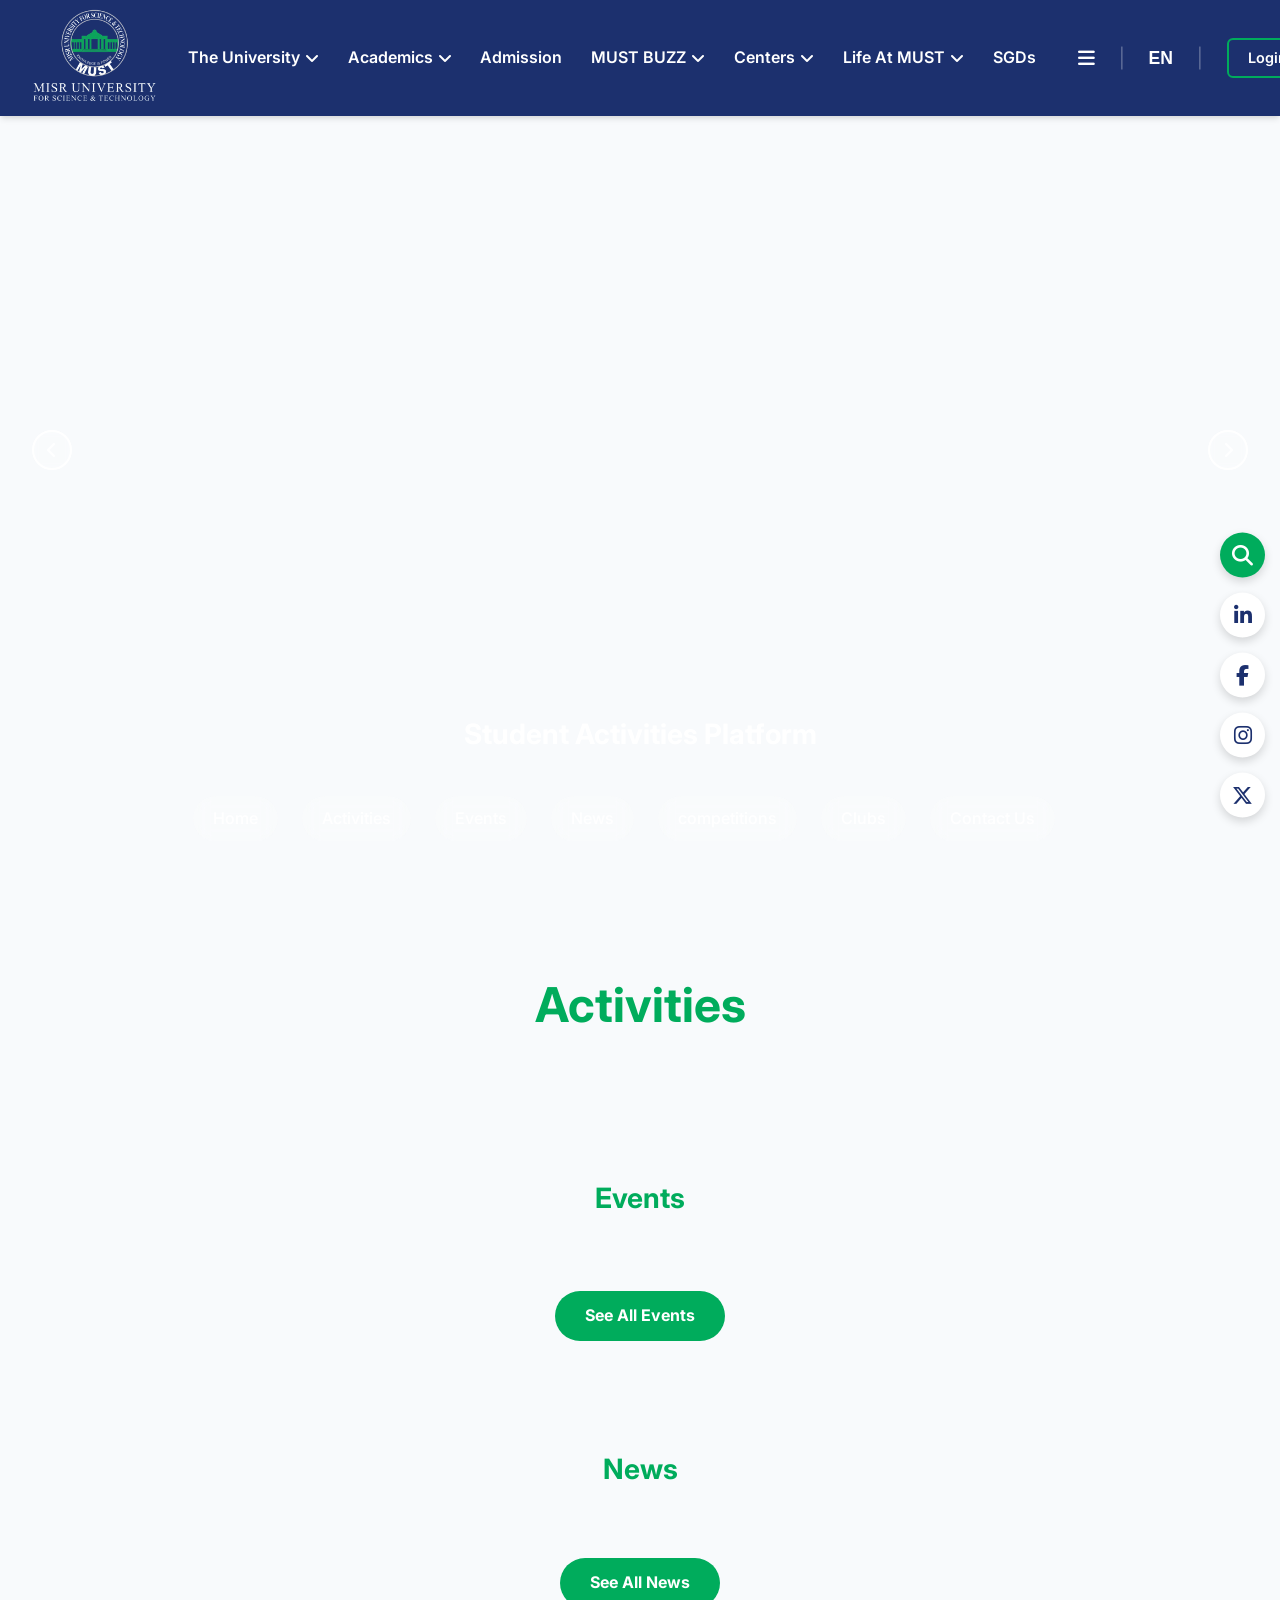
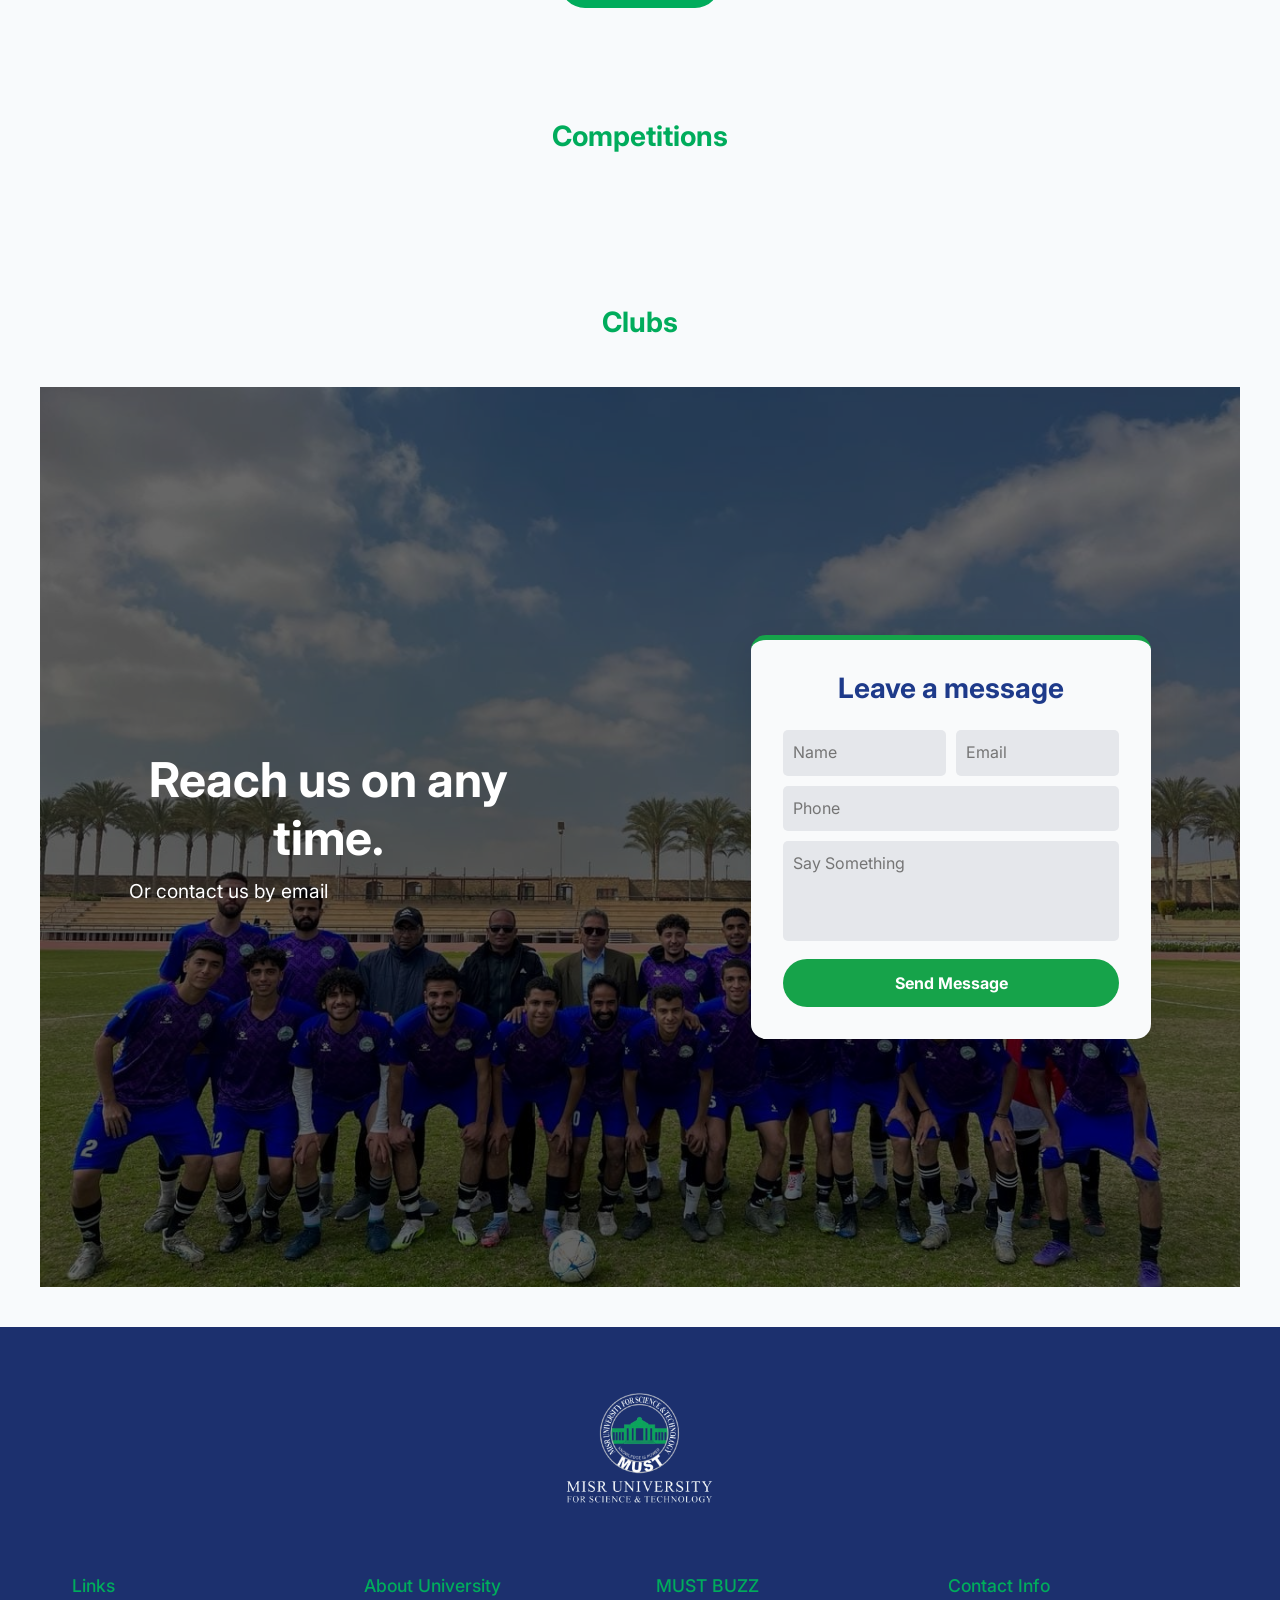
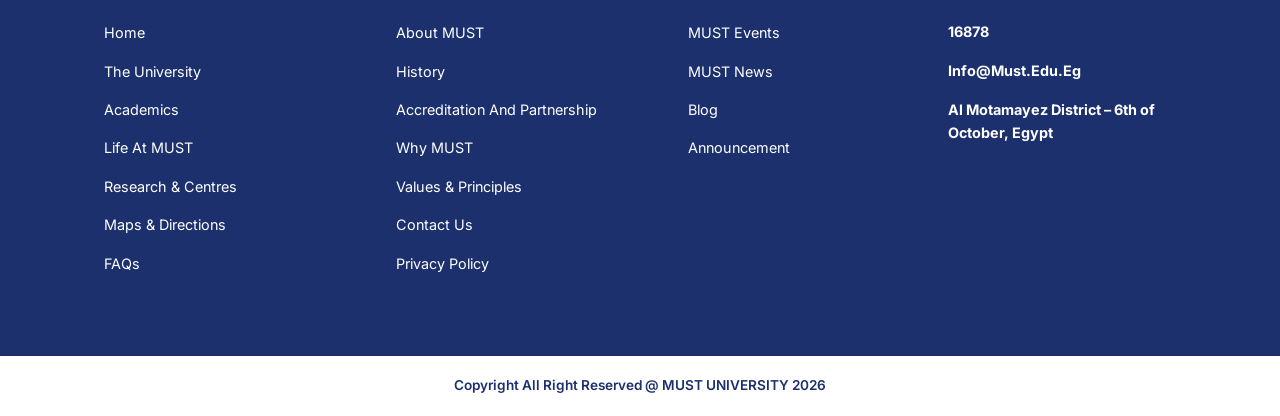
<file: Frontend/index.html>
<!DOCTYPE html>
<html lang="en">

<head>
    <meta charset="UTF-8">
    <meta name="viewport" content="width=device-width, initial-scale=1.0">
    <title>MUST Student Activities Hub - Home</title>

    <link href="https://cdnjs.cloudflare.com/ajax/libs/font-awesome/6.0.0/css/all.min.css" rel="stylesheet">
    <link href="https://cdnjs.cloudflare.com/ajax/libs/font-awesome/6.5.0/css/all.min.css" rel="stylesheet">
  <script src="https://cdn.jsdelivr.net/npm/bootstrap@5.3.0/dist/js/bootstrap.bundle.min.js"></script>
  <link rel="stylesheet" href="https://cdnjs.cloudflare.com/ajax/libs/font-awesome/6.0.0/css/all.min.css">
  <link rel="stylesheet" href="css/bootstrap.min.css">
    <style>
        @import url('https://fonts.googleapis.com/css2?family=Inter:wght@300;400;600;700&display=swap');

        :root {
            /* MUST Official Colors */
            --primary: rgb(28, 48, 110);
            /* MUST Blue */
            --secondary: rgb(0, 172, 92);
            /* MUST Green */
            --primary-light: rgba(28, 48, 110, 0.1);
            --secondary-light: rgba(0, 172, 92, 0.1);
            --secondary-hover: rgb(0, 145, 75);

            --bg-light: #F8FAFC;
            --white: #FFFFFF;
            --text-dark: #1E293B;
            --text-gray: #64748B;
            --shadow: 0 4px 6px -1px rgba(0, 0, 0, 0.1), 0 2px 4px -1px rgba(0, 0, 0, 0.06);
            --shadow-lg: 0 10px 15px -3px rgba(0, 0, 0, 0.1), 0 4px 6px -2px rgba(0, 0, 0, 0.05);
            --transition: all 0.3s ease;
        }

        * {
            margin: 0;
            padding: 0;
            box-sizing: border-box;
            font-family: 'Inter', sans-serif;
        }

        body {
            background-color: var(--bg-light);
            color: var(--text-dark);
            line-height: 1.6;
        }

        html {
            scroll-behavior: smooth;
        }

        #activity,
        #events,
        #news,
        #competitions,
        #clubs,
        #contact {
            scroll-margin-top: 150px;
        }


     
        @keyframes marquee {
            0% {
                transform: translateX(0);
            }

            100% {
                transform: translateX(-100%);
            }
        }

        /* ------------------ NAVBAR ------------------ */
        header {
            background-color: var(--primary);
            color: var(--white);
            position: sticky;
            top: 0;
            z-index: 999;
            box-shadow: var(--shadow);
        }

        nav {
            max-width: 1400px;
            margin: 0 auto;
            padding: 0.5rem 2rem;
            display: flex;
            justify-content: space-between;
            align-items: center;
        }

        .logo {
            text-decoration: none;
            display: flex;
            align-items: center;
        }

        .Uni-logo {
            height: 100px;
            width: auto;
            object-fit: contain;
        }

        .nav-links {
            display: flex;
            gap: 1.8rem;
            list-style: none;
            align-items: center;
            margin: 0;
            padding: 0;
            height: 100%;
        }

        /* --- DROPDOWN CSS INTEGRATED HERE --- */
          .dropdown {
            position: relative;
            display: flex;
            align-items: center;
            height: 100px;
            /* Match navbar height to avoid hover glitches */
        }

        .dropdown>a {
            text-decoration: none;
            color: var(--white);
            font-weight: 600;
            font-size: 1rem;
            transition: var(--transition);
            display: flex;
            align-items: center;
            gap: 5px;
            white-space: nowrap;
        }

        .dropdown>a:hover,
        .dropdown>a.active {
            color: var(--secondary);
        }

        .custom-dropdown-menu {
            position: absolute;
            top: 80px;
            /* Drop down right below the nav text */
            left: 0;
            background-color: var(--primary);
            min-width: 250px;
            box-shadow: var(--shadow-lg);
            opacity: 0;
            visibility: hidden;
            transform: translateY(10px);
            transition: all 0.3s ease;
            list-style: none;
            padding: 0.5rem 0;
            z-index: 1001;
            border-radius: 0 0 8px 8px;
            margin: 0;
        }

        .dropdown:hover .custom-dropdown-menu {
            opacity: 1;
            visibility: visible;
            transform: translateY(0);
        }

        .custom-dropdown-menu li {
            position: relative;
        }

        .custom-dropdown-menu a {
            color: var(--white) !important;
            text-decoration: none;
            display: flex;
            justify-content: space-between;
            align-items: center;
            padding: 0.8rem 1.5rem;
            font-size: 0.95rem;
            font-weight: 600;
            transition: background-color 0.2s ease;
        }

        .custom-dropdown-menu a:hover {
            background-color: rgba(255, 255, 255, 0.1);
            color: var(--secondary) !important;
        }
      
        /* --- ICONS & LOGIN BUTTON --- */
        .nav-icons {
            display: flex;
            align-items: center;
            gap: 1.5rem;
            font-size: 1.2rem;
            margin-left: 2rem;
        }

        .nav-icons i,
        .nav-icons span {
            cursor: pointer;
            transition: var(--transition);
        }

        .nav-icons i:hover,
        .nav-icons span:hover {
            color: var(--secondary);
        }

        .separator {
            color: rgba(255, 255, 255, 0.4);
            font-weight: 300;
        }

        .btn-login {
            background-color: transparent;
            color: var(--white);
            border: 2px solid var(--secondary);
            padding: 0.4rem 1.2rem;
            border-radius: 6px;
            font-weight: 600;
            font-size: 0.9rem;
            text-decoration: none;
            transition: var(--transition);
        }

        .btn-login:hover {
            background-color: var(--secondary);
            color: var(--white);
        }

      
        /* ------------------ SOCIAL SIDEBAR (RIGHT ALIGNED) ------------------ */
        .social-fixed {
            position: fixed;
            right: 15px;
            /* Moves the sidebar to the right edge */
            top:75%;
            transform: translateY(-50%);
            display: flex;
            flex-direction: column;
            gap: 15px;
            /* Perfect spacing between the circles */
            z-index: 999;
        }

        .social-fixed a {
            color: var(--primary);
            /* Dark blue icons */
            background: var(--white);
            /* White circle background */
            width: 45px;
            height: 45px;
            border-radius: 50%;
            /* Makes them perfectly circular */
            display: flex;
            justify-content: center;
            align-items: center;
            font-size: 1.3rem;
            /* Slightly larger icons */
            text-decoration: none;
            box-shadow: 0 4px 10px rgba(0, 0, 0, 0.15);
            /* Soft drop shadow */
            transition: var(--transition);
        }

        .social-fixed a:hover {
            transform: scale(1.1);
            /* Slight pop effect on hover */
            box-shadow: 0 6px 14px rgba(0, 0, 0, 0.2);
        }

        /* Green styling specifically for the search icon (active state) */
        .social-fixed a.active {
            background-color: var(--secondary);
            /* Green background */
            color: var(--white);
            /* White icon */
        }

        /* Make sure mobile views hide the sidebar properly */
        @media (max-width: 768px) {
            .social-fixed {
                display: none;
            }
        }

        /* ------------------ BUTTONS ------------------ */
        .btn2 {
            background-color: var(--secondary);
            color: var(--white);
            padding: 0.8rem 1.8rem;
            border-radius: 8px;
            text-decoration: none;
            font-weight: 600;
            border: none;
            cursor: pointer;
            transition: var(--transition);
            display: inline-block;
        }

        .btn:hover {
            background-color: var(--secondary-hover);
            transform: translateY(-2px);
            box-shadow: 0 4px 12px rgba(0, 172, 92, 0.3);
            color: white !important;
        }

        /* ------------------ CONTENT CONTAINER ------------------ */
        .content-container {
           width: 100%;
          
          height: 90vh;
          margin: 0;
        padding: 0;
        overflow: hidden;
        display: flex;
         flex-direction: column;
           align-items: center;
        }

        /* ------------------ SLIDER NAVBAR ----------------- */
        .slider-navbar {
          position: absolute;
    bottom: 30px; /* قربه أكتر لتحت لو حابب */
    left: 50%;
    transform: translateX(-50%);
    
    width: 100%;
    display: flex;
    justify-content: center;

    z-index: 20;
          
        }

        .slider-menu {
            display: flex;
            gap: 24px;
            list-style: none;
         
            padding: 0.8rem 2rem;
            border-radius: 50px;
           z-index: 999;
        }

        .menu-item {
            position: relative;
        }

        .menu-item>a {
   
    display: inline-block;
    padding: 10px 20px;
    border-radius: 25px;
    background: rgba(255, 255, 255, 0.2); /* glass effect */
    color: #fff;
    text-decoration: none;
    font-weight: 500;
    backdrop-filter: blur(8px);
    transition: all 0.3s ease;
}
        

        .menu-item:hover>a {
            color: var(--secondary);
        }

        /* Mega Menu Styling */
        .mega-menu {
            position: absolute;
            top: 100%;
            bottom: auto;
            transform: translateX(-50%) translateY(15px);
            background: var(--white);
            border-radius: 12px;
            z-index: 999;
            padding: 1.5rem;
            display: flex;
            gap: 2.5rem;
            box-shadow: var(--shadow-lg);
            opacity: 0;
            visibility: hidden;
            transition: all 0.3s ease;
         
            min-width: max-content;
            border: 1px solid #E2E8F0;
        }

        .menu-item:hover .mega-menu {
            opacity: 1;
            visibility: visible;
            transform: translateX(-50%) translateY(5px);
            pointer-events: auto;
        }

        .mega-column h4 {
            color: var(--primary);
            margin-bottom: 1rem;
            font-size: 1.1rem;
            border-bottom: 2px solid var(--secondary-light);
            padding-bottom: 0.5rem;
            white-space: nowrap;
        }

        .mega-column a {
            display: block;
            color: var(--text-gray);
            text-decoration: none;
            margin-bottom: 0.8rem;
            font-size: 0.95rem;
            transition: var(--transition);
            white-space: nowrap;
        }

        .mega-column a:hover {
            color: var(--secondary);
            padding-left: 5px;
        }


        .menu-item:hover .mega-menu,
.menu-item:focus-within .mega-menu,
.mega-menu:hover {
    opacity: 1;
    visibility: visible;
    transform: translateX(-50%) translateY(0);
}

.menu-item {
    position: relative;
}

.menu-item::after {
    content: "";
    position: absolute;
    top: 100%;
    left: 0;
    width: 100%;
    height: 15px; /* يغطي الفراغ */
}

        /* ------------------ TITLE ------------------ */
        .slider-title {
            position: absolute;
            bottom: 140px; /* أعلى من المنيو بشوية صغيرة */
           left: 50%;
          transform: translateX(-50%);
        color: var(--white);
        text-align: center;
        z-index: 10;
        }

     

           /* ================= CONTACT & BUTTONS ================= */
        .phone {
            display: flex;
            align-items: center;
            justify-content: center;
            gap: 8px;
            margin: 12px 0 20px;
            font-weight: bold;
            color: var(--text-dark);
        }

        .phone i {
            color: var(--secondary);
        }

        .join-btn {
            background: var(--secondary);
            border: none;
            padding: 0;
            /* Remove padding to let anchor tag fill it */
            border-radius: 8px;
            cursor: pointer;
            width: 100%;
            transition: var(--transition);
            overflow: hidden;
        }

        .join-btn a {
            display: block;
            width: 100%;
            height: 100%;
            padding: 12px;
            color: var(--white);
            text-decoration: none;
            font-weight: bold;
        }

        .join-btn:hover {
            background: var(--secondary-hover);
        }
        .carousel-slide {
            position: absolute;
            top: 0;
            left: 0;
            right: 0;
            bottom: 0;
            opacity: 0;
            transition: opacity 0.5s ease-in-out;
            background-size: 100%;
            background-position: center;
        }

        .carousel-slide::before {
            content: '';
            position: absolute;
            top: 0;
            left: 0;
            right: 0;
            bottom: 0;
            background: linear-gradient(to right, rgba(28, 48, 110, 0.9) 0%, rgba(28, 48, 110, 0.4) 100%);
            z-index: 1;
        }

        .carousel-slide.active {
            opacity: 1;
            z-index: 2;
        }

        .carousel-controls {
            position: absolute;
            top: 50%;
            left: 0;
            right: 0;
            display: flex;
            justify-content: space-between;
            padding: 0 2rem;
            z-index: 20;
            transform: translateY(-50%);
        }

        .control-btn {
            background: rgba(255, 255, 255, 0.2);
            border: 2px solid white;
            color: white;
            width: 40px;
            height: 40px;
            border-radius: 50%;
            cursor: pointer;
            display: flex;
            justify-content: center;
            align-items: center;
            transition: var(--transition);
            backdrop-filter: blur(5px);
        }

        .control-btn:hover {
            background: var(--secondary);
            border-color: var(--secondary);
        }

        /* ------------------ SECTIONS ------------------ */
        section {
            max-width: 1200px;
            margin: 2rem auto;
            padding: 0 2rem;
        }

        .section-header {
            margin-bottom: 2.5rem;
            text-align: center;
        }


        .section-header p {
            color: var(--text-gray);
        }

     

            /* ------------------ NEWS GRID ------------------ */
        .grid {
            display: grid;
            grid-template-columns: repeat(auto-fit, minmax(350px, 1fr));
            gap: 2rem;
        }

        .card2 {
            background: var(--white);
            border-radius: 16px;
            overflow: hidden;
            box-shadow: var(--shadow);
            border: 1px solid #E2E8F0;
            display: flex;
            flex-direction: column;
        }

        .card-date-box {
            position: absolute;
            top: 1rem;
            left: 1rem;
            background: var(--white);
            padding: 0.5rem;
            border-radius: 8px;
            text-align: center;
            min-width: 60px;
            box-shadow: var(--shadow);
        }

        .card-date-box .day {
            display: block;
            font-size: 1.5rem;
            font-weight: 700;
            color: var(--primary);
            line-height: 1;
        }

        .card-date-box .month {
            display: block;
            font-size: 0.8rem;
            color: var(--secondary);
            font-weight: 600;
            text-transform: uppercase;
        }

        .card-img {
            height: 200px;
            position: relative;
            background-color: var(--primary-light);
            background-size: cover;
            background-position: center;
        }

        .card-content {
            padding: 1.5rem;
            flex-grow: 1;
            display: flex;
            flex-direction: column;
        }

        .tag {
            background-color: var(--primary-light);
            color: var(--primary);
            padding: 0.3rem 0.8rem;
            border-radius: 6px;
            font-size: 0.8rem;
            font-weight: 700;
            display: inline-block;
            margin-bottom: 1rem;
            width: fit-content;
        }

        h2 {
            text-align: center;
            font-weight: bold;
            font-size: 28px;
            color: var(--secondary);
        }

        .card-title {
            font-size: 1.25rem;
            font-weight: 700;
            margin-bottom: 1rem;
            color: var(--primary);
        }

        .card-info {
            display: flex;
            align-items: center;
            gap: 10px;
            color: var(--text-gray);
            font-size: 0.9rem;
            margin-bottom: 0.5rem;
        }

        .card-info i {
            color: var(--secondary);
            width: 16px;
            text-align: center;
        }

        .card-footer {
            display: flex;
            justify-content: space-between;
            align-items: center;
            border-top: 1px solid #E2E8F0;
            padding-top: 1.2rem;
            margin-top: auto;
        }
        
.quran-card {
    direction: rtl;
}

/* الصورة */
.comp-img {
    width: 100%;
    height: 180px;
   
    border-radius: 15px;
    margin-bottom: 1rem;
    background-size: 100%;
}

/* الوصف */
.comp-desc {
    font-size: 0.95rem;
    color: var(--text-gray);
    margin-bottom: 1rem;
    line-height: 1.6;
}

/* جدول */
.table-container {
    overflow-x: auto;
    margin-bottom: 1.5rem;
}

.comp-table {
    width: 100%;
    border-collapse: collapse;
    font-size: 0.85rem;
}

.comp-table th {
    background: var(--primary);
    color: white;
    padding: 8px;
}

.comp-table td {
    padding: 8px;
    border: 1px solid #E2E8F0;
    text-align: center;
}

/* hover rows */
.comp-table tr:hover {
    background: #f8fafc;
}

/* animation خفيفة */
.quran-card:hover {
    transform: translateY(-12px) scale(1.01);
}
.qr-code {
    width: 80px;
    margin: 10px auto;
    display: block;
}
        /* ------------------ IFRAME ------------------ */
        iframe {
            width: 100%;
            height: 1780px;
            border: 1px solid #ccc;
            margin-top: 30px;
        }

          /* ================= CLUBS GRID ================= */
        .clubs-grid {
            display: grid;
            grid-template-columns: repeat(auto-fit, minmax(280px, 1fr));
            gap: 25px;
        }

        .club-card {
            background: var(--white);
            border-radius: 15px;
            padding: 15px;
            box-shadow: var(--shadow);
            transition: var(--transition);
            overflow: hidden;
            text-align: center;
            display: flex;
            flex-direction: column;
        }

        .club-card:hover {
            transform: translateY(-8px);
            box-shadow: 0 10px 20px rgba(0, 0, 0, 0.15);
        }

        .club-img {
            width: 100%;
            height: 200px;
            object-fit: cover;
            border-radius: 12px;
            margin-bottom: 15px;
        }

        .club-card h3 {
            margin: 0 0 10px;
            color: var(--primary);
            font-size: 1.4rem;
        }

        .club-card p {
            font-size: 14px;
            color: var(--text-gray);
            line-height: 1.6;
            flex-grow: 1;
            /* Pushes the button to the bottom */
            margin-bottom: 15px;
        }


        /* ------------------ FOOTER ------------------ */
        footer {
            background-color: var(--primary);
            color: var(--white);
            padding-top: 4rem;

        }

        .footer-logo-center {
            text-align: center;
            margin-bottom: 4rem;
        }

        .footer-brand-logo {
            height: 120px;
            width: auto;
            margin: 0 auto;
            display: block;
        }

        .footer-grid {
            max-width: 1200px;
            margin: 0 auto;
            display: grid;
            grid-template-columns: repeat(4, 1fr);
            gap: 2rem;
            padding: 0 2rem 4rem 2rem;
        }

        .footer-col h4 {
            color: var(--secondary);
            font-size: 1.1rem;
            margin-bottom: 1.5rem;
        }

        .footer-col ul {
            list-style: none;
        }

        .footer-col ul li {
            margin-bottom: 0.8rem;
        }

        .footer-col ul li a {
            color: var(--white);
            text-decoration: none;
            font-size: 0.9rem;
            transition: var(--transition);
        }

        .footer-col ul li a:hover {
            color: var(--secondary);
        }

        .footer-col p {
            color: var(--white);
            font-size: 0.9rem;
            font-weight: 700;
            margin-bottom: 1rem;
        }

        #modalDesc {
  white-space: pre-line;
}

        .footer-bottom {
            background-color: var(--white);
            color: var(--primary);
            text-align: center;
            padding: 1.2rem;
            font-size: 0.85rem;
            font-weight: 600;
        }

        /* ------------------ COMPETITIONS ------------------ */
.competitions-grid {
    display: grid;
    grid-template-columns: repeat(auto-fit, minmax(300px, 1fr));
    gap: 2rem;
}

/* SEE ALL */
.see-all-btn {
    display: block;
    margin: 35px auto 0;
    background: #00ac5c;
    color: white;
    padding: 12px 30px;
    border-radius: 25px;
    text-align: center;
    width: fit-content;
    font-weight: bold;
    text-decoration: none;
    transition: 0.3s;
}

.see-all-btn:hover {
    background: #00914b;
    transform: scale(1.05);
}
.competition-card {
    background: var(--white);
    border-radius: 20px;
    padding: 2rem;
    box-shadow: var(--shadow);
    transition: var(--transition);
    position: relative;
    border: 1px solid #E2E8F0;
     width: 600px;
    margin: auto;
}

.competition-card:hover {
    transform: translateY(-10px);
    box-shadow: var(--shadow-lg);
}

.competition-card h3 {
    color: var(--primary);
    margin-bottom: 1rem;
    font-size: 1.4rem;
}

.competition-card p {
    color: var(--text-gray);
    font-size: 0.95rem;
    margin-bottom: 1.5rem;
    line-height: 1.6;
}

.comp-date {
    font-size: 0.9rem;
    color: var(--secondary);
    font-weight: 600;
    margin-bottom: 1rem;
}

.comp-badge {
    position: absolute;
    top: 15px;
    right: 15px;
    background: var(--secondary);
    color: white;
    padding: 5px 12px;
    border-radius: 20px;
    font-size: 12px;
    font-weight: bold;
}

.comp-badge.special {
    background: var(--primary);
}

        /* ------------------ RESPONSIVE ------------------ */
        @media (max-width: 1024px) {
            .nav-links {
                display: none;
            }

            .awards-grid {
                grid-template-columns: repeat(2, 1fr);
            }

            .footer-grid {
                grid-template-columns: repeat(2, 1fr);
            }
        }

        @media (max-width: 768px) {
            .slider-navbar {
                display: none;
            }

            /* Hide complex mega menu on mobile */
            .awards-grid {
                grid-template-columns: 1fr;
            }

            .footer-grid {
                grid-template-columns: 1fr;
                text-align: center;
            }

            .must-events-container {
                grid-template-columns: 1fr;
            }
        }

        /* الصورة */
.comp-img {
    width: 100%;
    height: 180px;
 background-size: 100%;
    border-radius: 15px;
    margin-bottom: 1rem;
}

/* الوصف */
.comp-desc {
    font-size: 0.95rem;
    color: var(--text-gray);
    margin-bottom: 1rem;
    line-height: 1.6;
}

/* التفاصيل */
.comp-details {
    padding-left: 1rem;
    margin-bottom: 1rem;
    font-size: 0.9rem;
    color: var(--text-gray);
}

.comp-details li {
    margin-bottom: 6px;
}

/* بوكس مميز */
.highlight-box {
    background: linear-gradient(135deg, #EEF2FF, #E0E7FF);
    color: var(--primary);
    padding: 10px;
    border-radius: 10px;
    font-size: 0.9rem;
    margin-bottom: 1rem;
    text-align: center;
    font-weight: 600;
}

/* hover */
.competition-card:hover .highlight-box {
    background: linear-gradient(135deg, var(--primary), var(--secondary));
    color: white;
    transition: 0.3s;
}

.contact-section {
    height: 100vh;
    background: url("./img/slider2.jpeg") center/cover no-repeat;
    position: relative;
}

.layertwo{
    position: absolute;
    width: 100%;
    height: 100%;
       top: 0;
    left: 0;
    background: rgba(0,0,0,0.6);

}

.contact-container {
    display: flex;
    align-items: center;
    justify-content: space-between;
    height: 100%;
    padding: 0 5%;
    position: relative;
}

/* Left */
.contact-left {
    color: white;
    max-width: 400px;
}

.contact-left h1 {
    font-size: 3rem;
    font-weight: bold;
}

.contact-left p {
    margin-top: 10px;
    font-size: 1.2rem;
}

/* Form Box */
.contact-form-box {
    background: #f9fafb;
    padding: 2rem;
    border-radius: 15px;
    width: 400px;
    box-shadow: 0 10px 30px rgba(0,0,0,0.1);
    border-top: 5px solid #16a34a;
}

.contact-form-box h2 {
    margin-bottom: 1.5rem;
    color: #1e3a8a;
}
.logo {
    text-decoration: none;
    display: flex;
    align-items: center;
     margin-right: 30px;
}
/* Inputs */
.form-row {
    display: flex;
    gap: 10px;
}

.contact-form-box input,
.contact-form-box textarea {
    width: 100%;
    padding: 10px;
    margin-bottom: 10px;
    border: none;
    background: #e5e7eb;
    border-radius: 5px;
}

.contact-form-box textarea {
    height: 100px;
    resize: none;
}

/* Checkbox */
.checkbox {
    display: flex;
    align-items: center;
    gap: 5px;
    margin-bottom: 15px;
}

/* Button */
.btn {
    width: 100%;
    background: #16a34a;
    color: white;
    padding: 12px;
    border: none;
    border-radius: 25px;
    cursor: pointer;
    font-weight: bold;
}

.btn:hover {
    background: #15803d;
}

/* Social Icons */
.social-icons {
    position: absolute;
    right: 20px;
    top: 40%;
    display: flex;
    flex-direction: column;
    gap: 15px;
}

.social-icons a {
    width: 45px;
    height: 45px;
    background: white;
    display: flex;
    align-items: center;
    justify-content: center;
    border-radius: 50%;
    color: #1e3a8a;
    box-shadow: 0 5px 10px rgba(0,0,0,0.1);
    text-decoration: none;
}

  h1 {
            text-align: center;
          
        }

        #activity {
            max-width: 1140px;
            margin: 50px auto 0;
            padding: 0 24px;
        }

        #activity h2 {
            text-align: center;
            color: var(--secondary);
            font-size: 3rem;
            font-weight: 700;
            margin-bottom: 36px;
        }

        #activity .cards-container {
            display: grid;
            grid-template-columns: repeat(3, minmax(0, 1fr));
            gap: 30px;
            margin: 0;
        }

        #activity .card {
            background: #fff;
            border: 1px solid #d8e1ef;
            border-radius: 18px;
            box-shadow: 0 10px 24px rgba(15, 23, 42, 0.08);
            text-align: center;
            padding: 18px 18px 20px;
            transition: transform 0.3s ease, box-shadow 0.3s ease;
        }

        #activity .card:hover {
            transform: translateY(-8px);
            box-shadow: 0 16px 34px rgba(15, 23, 42, 0.14);
        }

        #activity .card img {
            width: 100%;
            height: 250px;
            object-fit: cover;
            border-radius: 14px;
            margin-bottom: 18px;
        }

        #activity .card h3 {
            margin: 0 0 12px;
            font-size: 1.1rem;
            font-weight: 500;
            color: #223965;
        }

        #activity .card p {
            min-height: 72px;
            margin: 0 0 18px;
            font-size: 0.95rem;
            line-height: 1.6;
            color: #7a8599;
        }

        #activity .card button {
            width: 100%;
            margin-top: auto;
            padding: 14px 18px;
            border: none;
            background: #19a949;
            color: white;
            border-radius: 10px;
            cursor: pointer;
            font-size: 1rem;
            font-weight: 700;
            transition: background 0.3s ease;
        }

        #activity .card button:hover {
            background: #15803d;
        }

/* Responsive */
@media (max-width: 768px) {
    #activity h2 {
        font-size: 2.25rem;
    }

    #activity .cards-container {
        grid-template-columns: 1fr;
    }

    .contact-container {
        flex-direction: column;
        justify-content: center;
        text-align: center;
    }

    .contact-form-box {
        width: 100%;
        margin-top: 20px;
    }

    .social-icons {
        display: none;
    }
}



/* GRID */
.events-container {
    width: 85%;
    margin:0 auto 60px;

    display: grid;
    grid-template-columns: repeat(3, 1fr);
    gap: 40px; /* زودنا المسافات */
}


.event-card {
    opacity: 0;
    transform: translateY(30px);
    animation: fadeUp 0.6s ease forwards;
}
.meta span {
    direction: ltr;
    unicode-bidi: isolate;
}
.event-card:nth-child(2){ animation-delay: 0.1s; }
.event-card:nth-child(3){ animation-delay: 0.2s; }
.event-card:nth-child(4){ animation-delay: 0.3s; }
.event-card:nth-child(5){ animation-delay: 0.4s; }
.event-card:nth-child(6){ animation-delay: 0.5s; }

@keyframes fadeUp {
    to {
        opacity: 1;
        transform: translateY(0);
    }
}

.event-card:hover {
    transform: translateY(-10px);
}

/* IMAGE */
.image-box {
    position: relative;
    border-radius: 12px;
   
}

.image-box img {
   height: 300px;
    object-fit: cover;
    width: 100%;
    transition: transform 0.4s ease;
}

.event-card:hover img {
    transform: scale(1.08);
}

/* DATE */
.date-box {
    position: absolute;
    bottom: -20px;
    left: 18px;
    background: #1c306e;
    color: #fff;
    padding: 10px;
    border-radius: 6px;
    text-align: center;
    width: 55px;
    box-shadow: 0 4px 10px rgba(0,0,0,0.15);
    transition: 0.3s;
}

.event-card:hover .date-box {
    background: #00ac5c;
}

.day {
    font-size: 18px;
    font-weight: bold;
}

.month {
    font-size: 12px;
}

/* INFO */
.event-info {
    padding-top: 28px;
}

.meta {
    display: flex;
    justify-content: space-between;
    font-size: 13px;
    color: #94a3b8; /* أفتح شوية زي الموقع */
    margin-bottom: 8px;
}
/* خلفية المودال */
.modal {
  position: fixed;
  top: 0;
  left: 0;
  width: 100%;
  height: 100%;
  background: rgba(0,0,0,0.6);
  backdrop-filter: blur(5px);
  display: none;
  justify-content: center;
  align-items: center;
  z-index: 1000;
}

/* محتوى المودال */
.modal-content {
  background: #fff;
  width: 90%;
  max-width: 700px;

  max-height: 80vh;      /* 👈 يمنع الطول الزيادة */
  overflow-y: auto;      /* 👈 يعمل scroll */

  padding: 25px;
  border-radius: 15px;

  position: relative;
}

@keyframes fadeScale {
  from {
    opacity: 0;
    transform: scale(0.8);
  }
  to {
    opacity: 1;
    transform: scale(1);
  }
}

.modal-img {
  width: 100%;
  border-radius: 10px;
  margin-bottom: 15px;
}

.modal-meta {
  display: flex;
  justify-content: space-between;
  margin: 10px 0;
  color: #666;
}

.close {
  float: right;
  font-size: 25px;
  cursor: pointer;
}

/* زرار */
.btn-register {
  margin-top: 15px;
  padding: 10px 20px;
  background: #00a86b;
  color: white;
  border: none;
  border-radius: 8px;
  cursor: pointer;
}

.btn-register:hover {
  background: #007e50;
}

/* تحسين الكارد */
.event-card {
  cursor: pointer;
  transition: 0.3s;
}

.event-card:hover {
  transform: translateY(-10px) scale(1.03);
}
.event-info h3 {
    font-size: 16px;
    color: #1c306e;
    margin-bottom: 6px;
    transition: 0.3s;
}

.event-card:hover h3 {
    color: #00ac5c;
}

.event-info p {
    font-size: 13.5px;
    color: #64748b;
    line-height: 1.5;
}
/* RESPONSIVE */
@media (max-width: 992px) {
    .events-container {
        grid-template-columns: repeat(2, 1fr);
    }
}

@media (max-width: 600px) {
    .events-container {
        grid-template-columns: 1fr;
    }
}

.event-card {
  cursor: pointer;
  transition: 0.3s;
}

.event-card:hover {
  transform: translateY(-8px) scale(1.02);
}

/* الخلفية */
.modal {
  position: fixed;
  inset: 0;
  background: rgba(0,0,0,0.6);
  backdrop-filter: blur(6px);
  display: none;
  justify-content: center;
  align-items: center;
  z-index: 999;
}

/* صندوق المودال (عرض كامل بدون تقسيم) */
.modal-content {
  background: #fff;
  width: 90%;
  max-width: 800px;
  max-height: 85vh;
  overflow-y: auto;
  padding: 30px;
  border-radius: 15px;
  animation: fadeUp 0.3s ease;
  position: relative;
}

/* Animation */
@keyframes fadeUp {
  from {
    transform: translateY(20px);
    opacity: 0;
  }
  to {
    transform: translateY(0);
    opacity: 1;
  }
}

/* الصورة فوق */
.modal-img {
  width: 100%;
  height: 280px;
  object-fit: cover;
  border-radius: 12px;
  margin-bottom: 20px;
}

/* العنوان */
#modalTitle {
  font-size: 24px;
  margin-bottom: 10px;
}

/* meta */
.modal-meta {
  display: flex;
  justify-content: space-between;
  margin-bottom: 15px;
  color: #666;
  font-size: 14px;
}

/* الوصف */
#modalDesc {
  line-height: 1.8;
  color: #444;
  text-align: justify;
}

/* زر الإغلاق */
.close {
  position: absolute;
  right: 20px;
  top: 15px;
  font-size: 28px;
  cursor: pointer;
}


.news-section {
  padding: 0 8%;
}

.news-section h2 {
  text-align: center;
  color: #1a8f4c;
  margin-bottom: 30px;
  font-size: 28px;
}

/* Filters */
.filters {
  text-align: center;
  margin-bottom: 30px;
}

.filters button {
  background: #1a8f4c;
  color: white;
  border: none;
  padding: 10px 18px;
  margin: 5px;
  border-radius: 20px;
  cursor: pointer;
  transition: 0.3s;
}

.filters button:hover {
  background: #146c3a;
}

/* Grid */
.news-container {
  display: grid;
  grid-template-columns: repeat(3, 1fr);
  gap: 25px;
}

/* Card */
.card {
  background: #fff;
  border-radius: 12px;
  overflow: hidden;
  transition: 0.35s ease;
  box-shadow: 0 4px 12px rgba(0,0,0,0.08);
}

/* Hover animation */
.card:hover {
  transform: translateY(-8px) scale(1.02);
  box-shadow: 0 10px 25px rgba(0,0,0,0.15);
}

/* Image zoom */
.card img {
  width: 100%;
  height: 200px;
  object-fit: cover;
  transition: 0.4s;
}

.card:hover img {
  transform: scale(1.08);
}

/* Content */
.card-content {
  padding: 15px;
}

/* Meta */
.meta {
  display: flex;
  justify-content: space-between;
  font-size: 13px;
  color: #777;
  margin-bottom: 10px;
}

.meta i {
  color: #1a8f4c;
  margin-right: 5px;
}

/* Title */
.card h3 {
  font-size: 15px;
  color: #1b2a4e;
  line-height: 1.5;
}

/* Responsive */
@media (max-width: 992px) {
  .news-container {
    grid-template-columns: repeat(2, 1fr);
  }
}

@media (max-width: 600px) {
  .news-container {
    grid-template-columns: 1fr;
  }
}
    
.card h3 {
    transition: color 0.3s ease, transform 0.3s ease;
}

.card h3:hover {
    color: var(--secondary);
    transform: translateY(-2px);
}
    section{
        margin-bottom: 40px;
    }

    .news-section h2 {
  position: relative;
  display: inline-block;
}

.news-section h2::after {
  content: "";
  display: block;
  width: 60%;
  height: 3px;
  background: var(--secondary);
  margin: 8px auto 0;
  border-radius: 2px;
}

#newsDesc {
    line-height: 1.9;
  color: #444;
  margin-top: 10px;
  text-align: justify;
 }

.modal-content {
    background: #fff;
    width: 500px;
    border-radius: 15px;
    padding: 20px;
    text-align: left;
    animation: scaleUp 0.3s ease;
}

.modal-img {
    width: 100%;
    border-radius: 10px;
    margin-bottom: 15px;
}

.modal-meta {
    display: flex;
    justify-content: space-between;
    font-size: 0.9rem;
    color: #777;
    margin: 10px 0;
}

#newsDesc {
 
  max-height: 140px; /* حوالي 5 سطور */
  overflow: hidden;

  line-height: 1.8;
  color: #444;
}
.close {
  position: absolute;
  top: 15px;
  right: 20px;

  font-size: 28px;
  font-weight: bold;
  color: #fff;

  background: #1c306e;
  width: 40px;
  height: 40px;

  display: flex;
  align-items: center;
  justify-content: center;

  border-radius: 50%;
  cursor: pointer;

  box-shadow: 0 4px 10px rgba(0,0,0,0.2);
  transition: 0.3s;
}

.close:hover {
  background: #00ac5c;
  transform: rotate(90deg) scale(1.1);
}

#modalDesc {
  white-space: pre-line;
  line-height: 1.8;
  height: calc(1.8em * 5);
  overflow: hidden;
}

#newsDesc {
  white-space: pre-line;
  line-height: 1.8;
  height: calc(1.8em * 5);
  overflow: hidden;
}

.promo-card {
  position: relative;
  width: 100%;
  max-width: 350px;
  height: 220px;
  border-radius: 20px;
  overflow: hidden;
  cursor: pointer;
  transition: 0.4s ease;
}

.promo-card img {
  width: 100%;
  height: 100%;
  object-fit: cover;
  transition: 0.5s;
}

.overlay {
  position: absolute;
  inset: 0;
  display: flex;
  flex-direction: column;
  justify-content: flex-end;
  padding: 20px;
  color: white;

  background: linear-gradient(
    to top,
    rgba(0,0,0,0.8),
    rgba(0,0,0,0.3),
    transparent
  );

  transition: 0.4s;
}

.promo-card:hover img {
  transform: scale(1.1) rotate(1deg);
}

.promo-card:hover {
  transform: translateY(-10px) scale(1.02);
}

.overlay h2 {
  margin: 0;
  font-size: 22px;
  transform: translateY(20px);
  opacity: 0;
  transition: 0.4s;
}

.overlay p {
  font-size: 14px;
  margin: 5px 0;
  transform: translateY(20px);
  opacity: 0;
  transition: 0.5s;
}



.promo-card:hover h2,
.promo-card:hover p,
.promo-card:hover .btn {
  transform: translateY(0);
  opacity: 1;
}

/* Responsive */
@media (max-width: 600px) {
  .promo-card {
    height: 180px;
  }

  .overlay h2 {
    font-size: 18px;
  }

  .overlay p {
    font-size: 12px;
  }
}

 .promo-card {
  position: relative;
  width: 100%;
  max-width: 600px; /* أكبر */
  height: 300px;    /* أطول */
  border-radius: 25px;
  overflow: hidden;
  cursor: pointer;
  transition: 0.4s ease;
}

/* الصورة */
.promo-card img {
  width: 100%;
  height: 100%;
  object-fit: cover;
  transition: 0.6s;
}

/* overlay */
.overlay {
  position: absolute;
  inset: 0;
  display: flex;
  align-items: flex-end;
  padding: 25px;
  color: white;

  background: linear-gradient(
    to top,
    rgba(0,0,0,0.85),
    rgba(0,0,0,0.5),
    rgba(0,0,0,0.2)
  );
}

/* المحتوى */
.content {
  max-width: 90%;
}

.content h2 {
  margin: 0;
  font-size: 28px;
}

.content p {
  margin: 10px 0;
  font-size: 16px;
  line-height: 1.5;
  color: #ddd;
}



/* Hover Effects */
.promo-card:hover img {
  transform: scale(1.08);
}

.promo-card:hover {
  transform: translateY(-10px);
}

.promo-card:hover .btn {
  transform: scale(1.05);
}

/* Responsive */
@media (max-width: 600px) {
  .promo-card {
    height: 220px;
  }

  .content h2 {
    font-size: 20px;
  }

  .content p {
    font-size: 13px;
  }
}

.slider {
  width: 100%;
  max-width: 800px;
  height: 350px;
  overflow: hidden;
  border-radius: 25px;
  margin: auto;
  position: relative;
}

.slides {
  display: flex;
  width: 300%;
  animation: slideMove 12s infinite;
}

.slide {
  width: 100%;
  position: relative;
  cursor: pointer;
}

.slide img {
  width: 100%;
  height: 350px;
  object-fit: cover;
}

/* overlay */
.content {
  position: absolute;
  bottom: 0;
  padding: 25px;
  color: white;
  width: 100%;

  background: linear-gradient(
    to top,
    rgba(0,0,0,0.85),
    rgba(0,0,0,0.4),
    transparent
  );
}

.content h2 {
  margin: 0;
  font-size: 26px;
}

.content p {
  margin: 10px 0;
  font-size: 15px;
  color: #ddd;
}


.slider-container {
    position: relative;
    overflow: hidden;
    width: 100%;
    margin: 40px auto;
}

.slider-track {
    display: flex;
    transition: transform 0.5s ease-in-out;
}

.slide {
    min-width: 100%;
    padding: 20px;
}

.slider-btn {
    position: absolute;
    top: 50%;
    transform: translateY(-50%);
    background: var(--secondary);
    border: none;
    color: white;
    font-size: 24px;
    padding: 10px 15px;
    cursor: pointer;
    z-index: 10;
}

.prev { left: 10px; }
.next { right: 10px; }

/* تحسين الكروت */
.competition-card {
   
    color: white;
    border-radius: 15px;
    padding: 20px;
    text-align: center;
}

.comp-img {
    width: 100%;
    border-radius: 10px;
}



.comp-details {
    text-align: left;
    margin-top: 10px;
}



    </style>
</head>

<body>
 

       <header>
       <nav>
            <a href="index.html" class="logo">
                <img src="img/LoGo.png" alt="MUST Logo" class="Uni-logo">
            </a>

            <ul class="nav-links">

                <li class="dropdown">
                    <a href="#">The University <i class="fa-solid fa-angle-down"></i></a>
                    <ul class="custom-dropdown-menu">
                        <li><a href="#">About MUST <i class="fa-solid fa-angle-right"
                                    style="font-size: 0.7rem;"></i></a></li>
                        <li><a href="#">Sectors <i class="fa-solid fa-angle-right" style="font-size: 0.7rem;"></i></a>
                        </li>
                        <li><a href="#">Reports <i class="fa-solid fa-angle-right" style="font-size: 0.7rem;"></i></a>
                        </li>
                        <li><a href="#">Policies</a></li>
                        <li><a href="#">University Council Minutes</a></li>
                        <li><a href="#">Quality Assurance and Accreditation Sector</a></li>
                        <li><a href="#">Accreditation & Partnerships</a></li>
                        <li><a href="#">Contact Us</a></li>
                        <li><a href="#">Resources <i class="fa-solid fa-angle-right" style="font-size: 0.7rem;"></i></a>
                        </li>
                    </ul>
                </li>

                <li class="dropdown">
                    <a href="#">Academics <i class="fa-solid fa-angle-down"></i></a>
                    <ul class="custom-dropdown-menu">
                        <li><a href="#">Undergraduate Studies</a></li>
                        <li><a href="#">Post-Graduate Program</a></li>
                        <li><a href="#">Academic Calendar</a></li>
                        <li><a href="#">International Students Affairs Sector</a></li>
                    </ul>
                </li>
                <li class="dropdown"><a href="index.html">Admission</a></li>
                <li class="dropdown">
                    <a href="#">MUST BUZZ <i class="fa-solid fa-angle-down"></i></a>
                    <ul class="custom-dropdown-menu">
                        <li><a href="#events">MUST Events</a></li>
                        <li><a href="#news">MUST News</a></li>
                        <li><a href="#">MUST Blogs</a></li>
                        <li><a href="#">Announcements</a></li>
                    </ul>
                </li>

                <li class="dropdown">
                    <a href="#">Centers <i class="fa-solid fa-angle-down"></i></a>
                    <ul class="custom-dropdown-menu">
                        <li><a href="#">Centers</a></li>
                        <li><a href="#">Units</a></li>
                        <li><a href="#">Research Center for Public Opinion</a></li>
                    </ul>
                </li>

                <li class="dropdown">
                    <a href="#">Life At MUST <i class="fa-solid fa-angle-down"></i></a>
                    <ul class="custom-dropdown-menu">
                        <li><a href="#">MUST Life</a></li>
                        <li><a href="#">MUST Stars</a></li>
                        <li><a href="#">MUST Clubs</a></li>
                        <li><a href="#">Facilities</a></li>
                    </ul>
                </li>
                <li class="dropdown"><a href="index.html">SGDs</a></li>
            </ul>

            <div class="nav-icons">
              <a href="index.html" style="color: white; margin-left: 10px;">
    <i class="fa-solid fa-bars" title="Menu"></i>
</a>
                <span class="separator">|</span>
                <span style="font-family: Arial, sans-serif; font-weight: bold; font-size: 1.1rem;"
                    title="English">EN</span>
                <span class="separator">|</span>
                <a href="./login.html" class="btn-login">Login</a>
                <a href="./signup.html" class="btn-login">Signup</a>
            </div>
        </nav>
    </header>
    <div class="social-fixed">
        <a href="#" class="active"><i class="fa-solid fa-magnifying-glass"></i></a>
        <a href="https://www.linkedin.com/school/misr-university-for-science-and-technology/"><i
                class="fa-brands fa-linkedin-in"></i></a>
        <a href="https://www.facebook.com/mustuni"><i class="fa-brands fa-facebook-f"></i></a>
        <a href="https://www.instagram.com/mustuni"><i class="fa-brands fa-instagram"></i></a>
        <a href="https://x.com/must_university"><i class="fa-brands fa-x-twitter"></i></a>
    </div>

    <div class="content-container">

            <div class="carousel-controls">
                <button class="control-btn" onclick="prevSlide()"><i class="fa-solid fa-chevron-left"></i></button>
                <button class="control-btn" onclick="nextSlide()"><i class="fa-solid fa-chevron-right"></i></button>
            </div>
            <div class="slider-navbar">
                <ul class="slider-menu">
                    <li class="menu-item">
                        <a href="./index.html" title="Home"> Home </a>
                    </li>
                    <li class="menu-item">
                        <a href="#activity"> Activities</a>
                        <div class="mega-menu">
                            <div class="mega-column" id="activitiesMenuList">
                              
                                <a href="./index.html">Cultural</a>
                                <a href="./index.html" >Sports</a>
                                <a href="./index.html" >Art</a>
                               
                            </div>
                         
                        </div>
                    </li>
                 <li class="menu-item" >
                        <a href="#events">Events</a>
                      
                    </li>
                       <li class="menu-item">
                        <a href="#news">News</a>
                      
                    </li>
                    
                    <li class="menu-item">
                        <a href="#competitions">competitions</a>
                
                          
                        
                        
                    </li>
                    <li class="menu-item">
                        <a href="#clubs">Clubs</a>
                        <div class="mega-menu">
                            <div class="mega-column" id="clubsMenuList">
                                <a href="#clubs">All Clubs</a>
                            </div>
                        </div>
                    </li> 
                    <li class="menu-item " style="width: 157px;"> 
                        <a href="#contact">Contact Us</a>
                     
                    </li>
                </ul>
            </div>
            <h2 class="slider-title">Student Activities Platform</h2>
        



    </div>


   <div id="activity" style="margin-top: 50px;">
  <h2 >Activities</h1>

  <div class="cards-container" id="activitiesContainer">
    <!-- Dynamic activity cards injected by script.js -->
  </div>
</div>
<div id="events" style="margin-bottom:70px;margin-top:7rem;">

    <h2 class="mb-3">Events</h2>

    <div class="events-container" id="eventsContainer">

        <!-- JS renders here -->
    </div>

    <!-- ================= MODAL ================= -->
    <div id="eventModal" class="modal">

        <div class="modal-content">

            <span class="close" onclick="closeModal()">&times;</span>

            <!-- ✅ حماية الصورة من الاختفاء + cache -->
            <img id="modalImg" class="modal-img"
                 onerror="this.onerror=null;this.src='img/event2.png'">

            <h2 id="modalTitle"></h2>

            <div class="modal-meta">
                <span id="modalTime"></span>
                <span id="modalLocation"></span>
            </div>

            <p id="modalDesc"></p>

        </div>

    </div>

    <a href="allEvents.html" class="see-all-btn">See All Events</a>

</div>


<div id="news" style="margin-top: 7rem;">
    
    <h2>News</h2>

<section class="news-section">
  <div class="news-container" id="newsContainer">
    <!-- cards will be injected by JS -->
  </div>
</section>

    
       <a href="allNews.html" class="see-all-btn">See All News</a>
    </section>
</div>
<!-- News Modal -->
<div id="newsModal" class="modal">
  <div class="modal-content">
    <span class="close" onclick="closeNewsModal()">&times;</span>

    <img id="newsImg" class="modal-img">

    <h2 id="newsTitle"></h2>

    <div class="modal-meta">
      <span id="newsAuthor"></span>
      <span id="newsDate"></span>
    </div>

    <p id="newsDesc"></p>
  </div>
</div>

<section id="competitions" style="margin-top: 7rem;">
    <div class="section-header">
        <h2>Competitions</h2>
      
    </div>

<!-- SLIDER CONTAINER -->
<div class="slider-container">

    <button class="slider-btn prev">&#10094;</button>

    <div class="slider-track"></div>

    <button class="slider-btn next">&#10095;</button>

</div>

 </section>  
   
<section class="clubs-section" id="clubs" style="margin-top: 7rem;">
    <h2>Clubs</h2>

    <div class="clubs-grid" id="clubsContainer">
        <!-- API DATA HERE -->
    </div>
</section>
<section class="contact-section" id="contact">
    <div class="layertwo"></div>
    <div class="contact-container">

        <!-- Left Text -->
        <div class="contact-left">
            <h1>Reach us on any time.</h1>
            <p>Or contact us by email</p>
        </div>

        <!-- Right Form -->
        <div class="contact-form-box">
            <h2>Leave a message</h2>

          <form id="contactForm">
    <div class="form-row">
        <input type="text" id="name" placeholder="Name">
        <input type="email" id="email" placeholder="Email">
    </div>

    <input type="text" id="phone" placeholder="Phone">

    <textarea id="message" placeholder="Say Something"></textarea>

    

    <button type="submit" class="btn">Send Message</button>
</form>
        </div>

      

    </div>
</section>


<footer>
        <div class="footer-logo-center">
            <img src="img/LoGo.png" alt="MUST Logo" class="footer-brand-logo">
        </div>
        <div class="footer-grid">
            <div class="footer-col">
                <h4>Links</h4>
                <ul>
                    <li><a href="#">Home</a></li>
                    <li><a href="#">The University</a></li>
                    <li><a href="#">Academics</a></li>
                    <li><a href="#">Life At MUST</a></li>
                    <li><a href="#">Research & Centres</a></li>
                    <li><a href="#">Maps & Directions</a></li>
                    <li><a href="#">FAQs</a></li>
                </ul>
            </div>
            <div class="footer-col">
                <h4>About University</h4>
                <ul>
                    <li><a href="#">About MUST</a></li>
                    <li><a href="#">History</a></li>
                    <li><a href="#">Accreditation And Partnership</a></li>
                    <li><a href="#">Why MUST</a></li>
                    <li><a href="#">Values & Principles</a></li>
                    <li><a href="#">Contact Us</a></li>
                    <li><a href="#">Privacy Policy</a></li>
                </ul>
            </div>
            <div class="footer-col">
                <h4>MUST BUZZ</h4>
                <ul>
                    <li><a href="#events">MUST Events</a></li>
                    <li><a href="#news">MUST News</a></li>
                    <li><a href="#">Blog</a></li>
                    <li><a href="#">Announcement</a></li>
                </ul>
            </div>
            <div class="footer-col">
                <h4>Contact Info</h4>
                <p>16878</p>
                <p>Info@Must.Edu.Eg</p>
                <p>Al Motamayez District – 6th of October, Egypt</p>
            </div>
        </div>
        <div class="footer-bottom">
            Copyright All Right Reserved @ MUST UNIVERSITY 2026
        </div>
    </footer>

   
    <script>
var currentSlide = 0;

function getSlides() {
    return document.querySelectorAll('.carousel-slide');
}

function showSlide(index) {
    const slides = getSlides();
    if (!slides.length) return;

    currentSlide = (index + slides.length) % slides.length;

    slides.forEach(slide => slide.classList.remove('active'));

    slides[currentSlide].classList.add('active');
}

function nextSlide() {
    showSlide(currentSlide + 1);
}

document.addEventListener('DOMContentLoaded', function () {
    document.querySelectorAll('.slider-menu a[href^="#"]').forEach(function (link) {
        link.addEventListener('click', function (e) {
            const targetId = this.getAttribute('href');
            const target = document.querySelector(targetId);
            if (!target) return;

            e.preventDefault();
            target.scrollIntoView({ behavior: 'smooth', block: 'start' });
        });
    });
});

function prevSlide() {
    showSlide(currentSlide - 1);
}

/* ⏱️ كل 8 ثواني */
let autoSlideInterval = setInterval(nextSlide, 8000);

function joinCompetition(name) {
    alert('You joined ' + name);
}


    </script>

<script>
function goToPage(page) {
    window.location.href = page;
}
</script>

<script src="js/api.js"></script>
  <script src="js/index-api.js"></script>
  <script src="js/competitions-home.js"></script>
  <script src="js/activities-home.js"></script>
  <script src="js/script.js"></script>

</body>
</html>
</file>
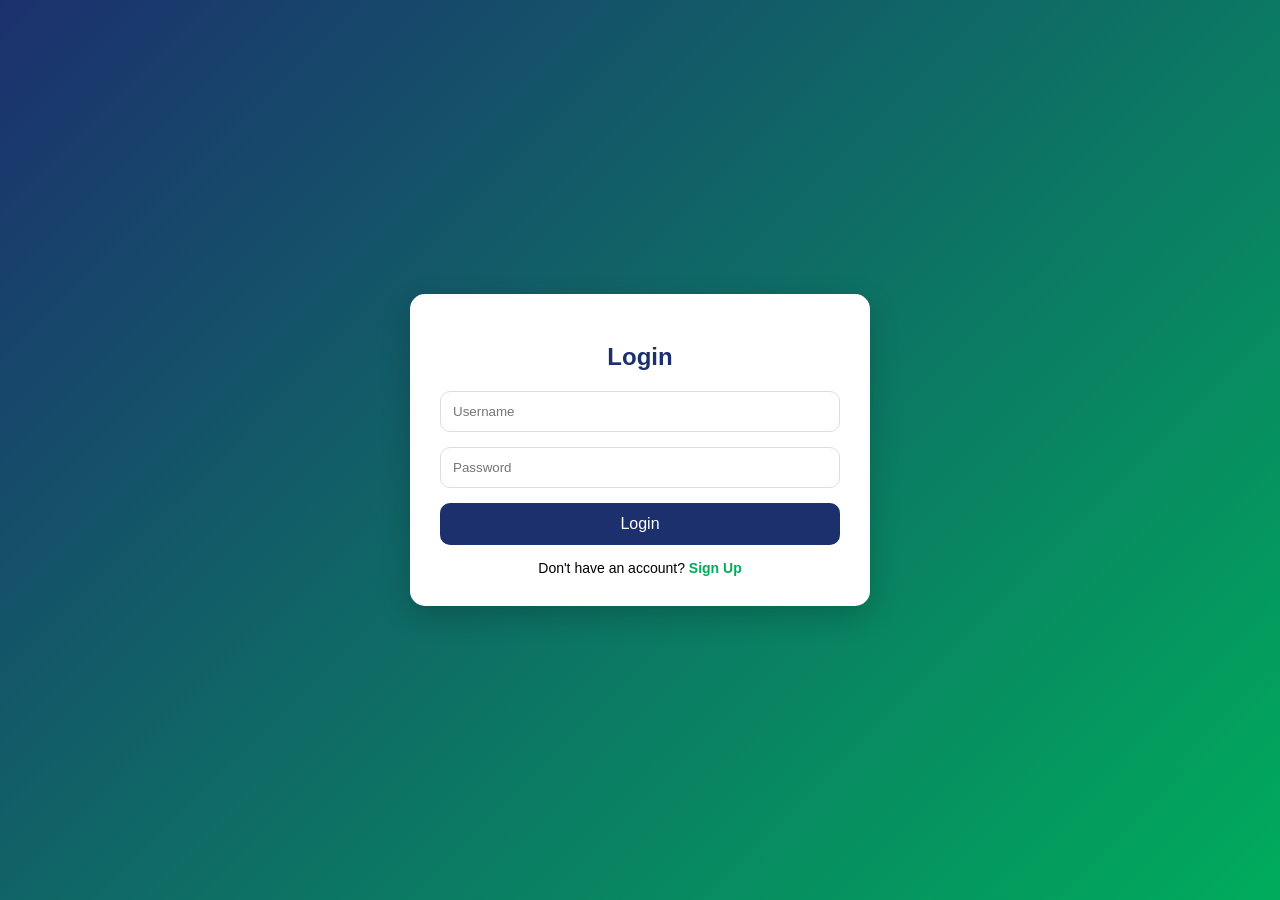
<file: Frontend/admin/index.html>
<!DOCTYPE html>
<html lang="en">
<head>
  <meta charset="UTF-8">
  <meta name="viewport" content="width=device-width, initial-scale=1.0">
  <title>MUST Admin Dashboard</title>
  <link rel="stylesheet" href="admin.css">
  <link rel="stylesheet" href="https://cdnjs.cloudflare.com/ajax/libs/font-awesome/6.5.1/css/all.min.css">
</head>
<body>

<div id="dashView" class="app">

  <!-- SIDEBAR -->
  <aside class="sidebar">
    <div class="sidebar-brand"><i class="fa-solid fa-graduation-cap"></i> <span>MUST <span>Admin</span></span></div>
    <nav class="sidebar-nav">
      <a href="../index.html" id="homeBtn" title="Go to Home"><i class="fa-solid fa-gear"></i><span>Home</span></a>
      <a href="#" data-section="events"><i class="fa-solid fa-calendar-days"></i> <span>Events Management</span></a>
      <a href="#" data-section="news"><i class="fa-solid fa-newspaper"></i> <span>News Management</span></a>
      <a href="#" data-section="menu"><i class="fa-solid fa-bars"></i> <span>Menu Management</span></a>
      <a href="#" data-section="contact"><i class="fa-solid fa-envelope"></i> <span>Contact Management</span></a>
      <a href="#" data-section="slider"><i class="fa-solid fa-images"></i> <span>Slider Management</span></a>
      <a href="#" data-section="activities"><i class="fa-solid fa-running"></i> <span>Activities</span></a>
      <a href="#" data-section="activityregs"><i class="fa-solid fa-clipboard-list"></i> <span>Activity Registrations</span></a>
      <a href="#" data-section="categories"><i class="fa-solid fa-tags"></i> <span>Activity Categories</span></a>
      <a href="#" data-section="clubs"><i class="fa-solid fa-shield-halved"></i> <span>Clubs</span></a>
      <a href="#" data-section="clubregs"><i class="fa-solid fa-users"></i> <span>Club Registrations</span></a>
      <a href="#" data-section="competitions"><i class="fa-solid fa-trophy"></i> <span>Competitions</span></a>
      <a href="#" data-section="competitionregs"><i class="fa-solid fa-address-book"></i> <span>Competition Registrations</span></a>
      <a href="#" data-section="adminusers"><i class="fa-solid fa-users-gear"></i> <span>Admin Users</span></a>
      <a href="#" data-section="settings"><i class="fa-solid fa-gear"></i> <span>Settings</span></a>
    </nav>
    <div class="sidebar-footer">
      <a id="logoutBtn"><i class="fa-solid fa-right-from-bracket"></i> <span>Logout</span></a>
    </div>
  </aside>

<!-- MAIN -->
<div class="main">

    <!-- TOPBAR -->
    <div class="topbar-container">

        <div class="search-bar">
            <i class="fa-solid fa-search"></i>
            <input type="text" placeholder="Search data...">
        </div>

        <div class="topbar-right">

            <a href="../index.html" class="home-icon" title="Go to Website">
                <i class="fa-solid fa-house"></i>
            </a>

            <div class="current-date" id="currentDate"></div>

            <div class="admin-profile">
                <span id="adminNameDisplay">Admin</span>
                <i class="fa-solid fa-circle-user"></i>
            </div>

        </div>

    </div>

    <div class="content-wrapper">
        <!-- ──── DASHBOARD HOME ──── -->
        <div id="sec-dashboard" class="section active">
          <div class="topbar"><h2>Dashboard Overview</h2></div>
          <div class="stats-grid">
            <div class="stat-card"><div class="icon"><i class="fa-solid fa-calendar-days"></i></div><div class="label">Events count</div><div class="value" id="statEvents">–</div></div>
            <div class="stat-card"><div class="icon"><i class="fa-solid fa-newspaper"></i></div><div class="label">News count</div><div class="value" id="statNews">–</div></div>
            <div class="stat-card"><div class="icon"><i class="fa-solid fa-envelope"></i></div><div class="label">Contacts count</div><div class="value" id="statContact">–</div></div>
            <div class="stat-card"><div class="icon"><i class="fa-solid fa-images"></i></div><div class="label">Slider count</div><div class="value" id="statSlider">–</div></div>
            <div class="stat-card"><div class="icon"><i class="fa-solid fa-running"></i></div><div class="label">Activities count</div><div class="value" id="statActivities">–</div></div>
            <div class="stat-card"><div class="icon"><i class="fa-solid fa-shield-halved"></i></div><div class="label">Clubs count</div><div class="value" id="statClubs">–</div></div>
            <div class="stat-card"><div class="icon"><i class="fa-solid fa-trophy"></i></div><div class="label">Competitions count</div><div class="value" id="statCompetitions">–</div></div>
          </div>
        </div>

        <!-- ──── EVENTS ──── -->
        <div id="sec-events" class="section">
          <div class="topbar"><h2>Events Management</h2><button class="btn btn-primary" onclick="openEventModal()"><i class="fa-solid fa-plus"></i> Add Event</button></div>
          <div class="card">
            <table><thead><tr><th>#</th><th>Image</th><th>Title</th><th>Description</th><th>Location</th><th>Date</th><th>Actions</th></tr></thead>
            <tbody id="eventsTable"></tbody></table>
          </div>
        </div>

        <!-- ──── NEWS ──── -->
        <div id="sec-news" class="section">
          <div class="topbar"><h2>News Management</h2><button class="btn btn-primary" onclick="openNewsModal()"><i class="fa-solid fa-plus"></i> Add News</button></div>
          <div class="card">
            <table><thead><tr><th>#</th><th>Image</th><th>Title</th><th>Content</th><th>Date</th><th>Actions</th></tr></thead>
            <tbody id="newsTable"></tbody></table>
          </div>
        </div>

        <!-- ──── MENU ──── -->
        <div id="sec-menu" class="section">
          <div class="topbar"><h2>Menu Management</h2><button class="btn btn-primary" onclick="openMenuModal()"><i class="fa-solid fa-plus"></i> Add Item</button></div>
          <div class="card">
            <table><thead><tr><th>#</th><th>Name</th><th>URL</th><th>Order</th><th>Parent ID</th><th>Actions</th></tr></thead>
            <tbody id="menuTable"></tbody></table>
          </div>
        </div>
        
        <!-- ──── CONTACTS ──── -->
        <div id="sec-contact" class="section">
          <div class="topbar"><h2>Contact Management</h2></div>
          <div class="card">
            <table><thead><tr><th>#</th><th>Name</th><th>Email</th><th>Message</th><th>Actions</th></tr></thead>
            <tbody id="contactTable"></tbody></table>
          </div>
        </div>

        <!-- ──── SLIDER ──── -->
        <div id="sec-slider" class="section">
          <div class="topbar"><h2>Slider Management</h2><button class="btn btn-primary" onclick="openSliderModal()"><i class="fa-solid fa-plus"></i> Add Slide</button></div>
          <div class="card">
            <table><thead><tr><th>#</th><th>Image</th><th>Title</th><th>Subtitle</th><th>Order</th><th>Active</th><th>Actions</th></tr></thead>
            <tbody id="sliderTable"></tbody></table>
          </div>
        </div>
        
        <!-- ──── SETTINGS ──── -->
        <div id="sec-settings" class="section">
          <div class="topbar"><h2>Settings</h2><button class="btn btn-primary" onclick="saveSettings()"><i class="fa-solid fa-save"></i> Save Settings</button></div>
          <div class="card settings-form">
            <form id="settingsForm">
                <div class="form-group">
                    <label>University Email</label>
                    <input type="email" id="setUnivEmail">
                </div>
                <div class="form-group">
                    <label>Phone Number</label>
                    <input type="text" id="setPhone">
                </div>
                <div class="form-group">
                    <label>Facebook Link</label>
                    <input type="url" id="setFb">
                </div>
                <div class="form-group">
                    <label>Address</label>
                    <input type="text" id="setAddress">
                </div>
                <div class="form-group">
                    <label>Map Location URL</label>
                    <input type="text" id="setMap">
                </div>
            </form>
          </div>
        </div>
        <!-- ──── ACTIVITIES ──── -->
        <div id="sec-activities" class="section">
          <div class="topbar"><h2>Activities Management</h2><button class="btn btn-primary" onclick="openActivityModal()"><i class="fa-solid fa-plus"></i> Add Activity</button></div>
          <div class="card">
            <table><thead><tr><th>#</th><th>Image</th><th>Title</th><th>Description</th><th>Category</th><th>Actions</th></tr></thead>
            <tbody id="activitiesTable"></tbody></table>
          </div>
        </div>

        <div id="sec-activityregs" class="section">
          <div class="topbar"><h2>Activity Registrations</h2></div>
          <div class="card">
            <table><thead><tr><th>User ID</th><th>First Name</th><th>Last Name</th><th>Email</th><th>Phone Number</th><th>Activity</th><th>Category</th><th>Registered At</th></tr></thead>
            <tbody id="activityRegistrationsTable"></tbody></table>
          </div>
        </div>

        <!-- ──── ACTIVITY CATEGORIES ──── -->
        <div id="sec-categories" class="section">
          <div class="topbar"><h2>Activity Categories</h2><button class="btn btn-primary" onclick="openCategoryModal()"><i class="fa-solid fa-plus"></i> Add Category</button></div>
          <div class="card">
            <table><thead><tr><th>#</th><th>Image</th><th>Title</th><th>Description</th><th>Icon</th><th>Actions</th></tr></thead>
            <tbody id="categoriesTable"></tbody></table>
          </div>
        </div>

        <!-- ──── CLUBS ──── -->
        <div id="sec-clubs" class="section">
          <div class="topbar"><h2>Clubs Management</h2><button class="btn btn-primary" onclick="openClubModal()"><i class="fa-solid fa-plus"></i> Add Club</button></div>
          <div class="card">
            <table><thead><tr><th>#</th><th>Image</th><th>Name</th><th>Description</th><th>Actions</th></tr></thead>
            <tbody id="clubsTable"></tbody></table>
          </div>
        </div>

        <!-- ──── COMPETITIONS ──── -->
        <div id="sec-clubregs" class="section">
          <div class="topbar"><h2>Club Registrations</h2></div>
          <div class="card">
            <table><thead><tr><th>User ID</th><th>First Name</th><th>Last Name</th><th>Email</th><th>Phone Number</th><th>Club</th><th>Joined At</th></tr></thead>
            <tbody id="clubRegistrationsTable"></tbody></table>
          </div>
        </div>

        <div id="sec-competitions" class="section">
          <div class="topbar"><h2>Competitions Management</h2><button class="btn btn-primary" onclick="openCompetitionModal()"><i class="fa-solid fa-plus"></i> Add Competition</button></div>
          <div class="card">
            <table><thead><tr><th>#</th><th>Image</th><th>Title</th><th>Description</th><th>Start Date</th><th>End Date</th><th>Actions</th></tr></thead>
            <tbody id="competitionsTable"></tbody></table>
          </div>
        </div>

        <div id="sec-competitionregs" class="section">
          <div class="topbar"><h2>Competition Registrations</h2></div>
          <div class="card">
            <table><thead><tr><th>User ID</th><th>First Name</th><th>Last Name</th><th>Email</th><th>Phone Number</th><th>Competition</th><th>Registered At</th></tr></thead>
            <tbody id="competitionRegistrationsTable"></tbody></table>
          </div>
        </div>

        <!-- ──── ADMIN USERS ──── -->
        <div id="sec-adminusers" class="section">
          <div class="topbar"><h2>Admin Users</h2></div>
          <div class="card">
            <table><thead><tr><th>#</th><th>First Name</th><th>Last Name</th><th>Email</th><th>Status</th><th>Actions</th></tr></thead>
            <tbody id="adminUsersTable"></tbody></table>
          </div>
        </div>
    </div>
  </div>
</div>

<!-- ════════════ MODALS ════════════ -->

<!-- EVENT MODAL -->
<div class="modal-overlay" id="eventModalOverlay">
  <div class="modal">
    <div class="modal-header"><h3 id="eventModalTitle">Add Event</h3><button class="modal-close" onclick="closeModal('eventModalOverlay')">&times;</button></div>
    <form id="eventForm">
      <div class="modal-body">
        <input type="hidden" id="eventId">
        <label>Title</label><input type="text" id="eventTitleInput" required>
        <label>Description</label><textarea id="eventDescInput"></textarea>
        <label>Location</label><input type="text" id="eventLocationInput">
        <label>Event Date</label><input type="datetime-local" id="eventDateInput" required>
        <label>Image</label><input type="file" id="eventFileInput" accept="image/*">
      </div>
      <div class="modal-footer"><button type="button" class="btn btn-cancel" onclick="closeModal('eventModalOverlay')">Cancel</button><button type="submit" class="btn btn-primary">Save Changes</button></div>
    </form>
  </div>
</div>

<!-- NEWS MODAL -->
<div class="modal-overlay" id="newsModalOverlay">
  <div class="modal">
    <div class="modal-header"><h3 id="newsModalTitle">Add News</h3><button class="modal-close" onclick="closeModal('newsModalOverlay')">&times;</button></div>
    <form id="newsForm">
      <div class="modal-body">
        <input type="hidden" id="newsId">
        <input type="hidden" id="newsExistingImg">
        <label>Title</label><input type="text" id="newsTitleInput" required>
        <label>Date</label><input type="datetime-local" id="newsDateInput" required>
        <label>Content</label><textarea id="newsContentInput"></textarea>
        <label>Image</label><input type="file" id="newsFileInput" accept="image/*">
      </div>
      <div class="modal-footer"><button type="button" class="btn btn-cancel" onclick="closeModal('newsModalOverlay')">Cancel</button><button type="submit" class="btn btn-primary">Save Changes</button></div>
    </form>
  </div>
</div>

<!-- MENU MODAL -->
<div class="modal-overlay" id="menuModalOverlay">
  <div class="modal">
    <div class="modal-header"><h3 id="menuModalTitle">Add Menu Item</h3><button class="modal-close" onclick="closeModal('menuModalOverlay')">&times;</button></div>
    <form id="menuForm">
      <div class="modal-body">
        <input type="hidden" id="menuId">
        <label>Name</label><input type="text" id="menuNameInput" required>
        <label>URL</label><input type="text" id="menuUrlInput">
        <label>Order</label><input type="number" id="menuOrderInput" value="0">
        <label>Parent ID (optional)</label><input type="number" id="menuParentInput">
      </div>
      <div class="modal-footer"><button type="button" class="btn btn-cancel" onclick="closeModal('menuModalOverlay')">Cancel</button><button type="submit" class="btn btn-primary">Save Changes</button></div>
    </form>
  </div>
</div>

<!-- SLIDER MODAL -->
<div class="modal-overlay" id="sliderModalOverlay">
  <div class="modal">
    <div class="modal-header"><h3 id="sliderModalTitle">Add Slide</h3><button class="modal-close" onclick="closeModal('sliderModalOverlay')">&times;</button></div>
    <form id="sliderForm">
      <div class="modal-body">
        <label>Title</label><input type="text" id="sliderTitleInput" required>
        <label>Subtitle</label><input type="text" id="sliderSubInput">
        <label>Order</label><input type="number" id="sliderOrderInput" value="0">
        <label>Image</label><input type="file" id="sliderFileInput" accept="image/*" required>
      </div>
      <div class="modal-footer"><button type="button" class="btn btn-cancel" onclick="closeModal('sliderModalOverlay')">Cancel</button><button type="submit" class="btn btn-primary">Save Changes</button></div>
    </form>
  </div>
</div>

<!-- ACTIVITY MODAL -->
<div class="modal-overlay" id="activityModalOverlay">
  <div class="modal">
    <div class="modal-header"><h3 id="activityModalTitle">Add Activity</h3><button class="modal-close" onclick="closeModal('activityModalOverlay')">&times;</button></div>
    <form id="activityForm">
      <div class="modal-body">
        <input type="hidden" id="activityId">
        <label>Title</label><input type="text" id="activityTitleInput" required>
        <label>Description</label><textarea id="activityDescInput"></textarea>
        <label>Category</label>
        <select id="activityCategoryInput"><option value="">-- Select Category --</option></select>
        <label>Image</label><input type="file" id="activityFileInput" accept="image/*">
      </div>
      <div class="modal-footer"><button type="button" class="btn btn-cancel" onclick="closeModal('activityModalOverlay')">Cancel</button><button type="submit" class="btn btn-primary">Save Changes</button></div>
    </form>
  </div>
</div>

<!-- CATEGORY MODAL -->
<div class="modal-overlay" id="categoryModalOverlay">
  <div class="modal">
    <div class="modal-header"><h3 id="categoryModalTitle">Add Category</h3><button class="modal-close" onclick="closeModal('categoryModalOverlay')">&times;</button></div>
    <form id="categoryForm">
      <div class="modal-body">
        <input type="hidden" id="categoryId">
        <label>Title</label><input type="text" id="categoryNameInput" required>
        <label>Description</label><textarea id="categoryDescInput"></textarea>
        <label>Image</label><input type="file" id="categoryImageInput" accept="image/*">
        <label>Icon (FontAwesome class e.g. fa-campground)</label><input type="text" id="categoryIconInput">
      </div>
      <div class="modal-footer"><button type="button" class="btn btn-cancel" onclick="closeModal('categoryModalOverlay')">Cancel</button><button type="submit" class="btn btn-primary">Save Changes</button></div>
    </form>
  </div>
</div>

<!-- CLUB MODAL -->
<div class="modal-overlay" id="clubModalOverlay">
  <div class="modal">
    <div class="modal-header"><h3 id="clubModalTitle">Add Club</h3><button class="modal-close" onclick="closeModal('clubModalOverlay')">&times;</button></div>
    <form id="clubForm">
      <div class="modal-body">
        <input type="hidden" id="clubId">
        <label>Name</label><input type="text" id="clubNameInput" required>
        <label>Description</label><textarea id="clubDescInput"></textarea>
        <label>Image</label><input type="file" id="clubFileInput" accept="image/*">
      </div>
      <div class="modal-footer"><button type="button" class="btn btn-cancel" onclick="closeModal('clubModalOverlay')">Cancel</button><button type="submit" class="btn btn-primary">Save Changes</button></div>
    </form>
  </div>
</div>

<!-- COMPETITION MODAL -->
<div class="modal-overlay" id="competitionModalOverlay">
  <div class="modal">
    <div class="modal-header"><h3 id="competitionModalTitle">Add Competition</h3><button class="modal-close" onclick="closeModal('competitionModalOverlay')">&times;</button></div>
    <form id="competitionForm">
      <div class="modal-body">
        <input type="hidden" id="competitionId">
        <label>Title</label><input type="text" id="competitionTitleInput" required>
        <label>Description</label><textarea id="competitionDescInput"></textarea>
        <label>Start Date</label><input type="datetime-local" id="competitionStartInput">
        <label>End Date</label><input type="datetime-local" id="competitionEndInput">
        <label>Image</label><input type="file" id="competitionFileInput" accept="image/*">
      </div>
      <div class="modal-footer"><button type="button" class="btn btn-cancel" onclick="closeModal('competitionModalOverlay')">Cancel</button><button type="submit" class="btn btn-primary">Save Changes</button></div>
    </form>
  </div>
</div>

<!-- TOAST CONTAINER -->
<div class="toast-container" id="toasts"></div>

<script src="admin.js"></script>
</body>
</html>
</file>
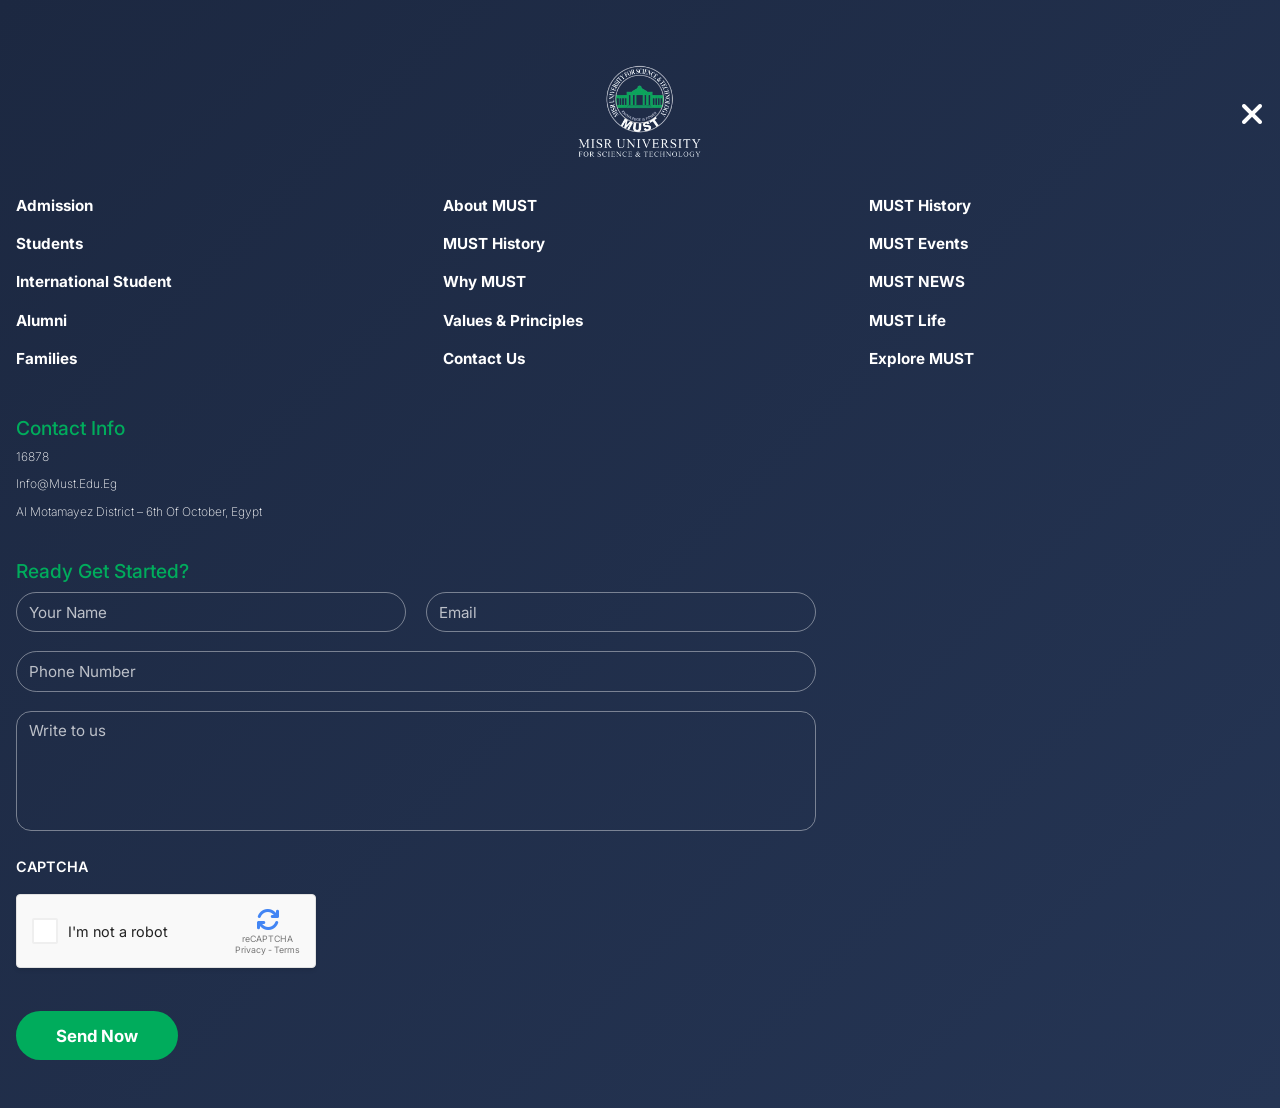
<file: Frontend/Sports/index.html>
<!DOCTYPE html>
<html lang="en">
<head>
    <meta charset="UTF-8">
    <meta name="viewport" content="width=device-width, initial-scale=1.0">
    <title>MUST Fullscreen Menu & Contact</title>

    <link href="https://cdnjs.cloudflare.com/ajax/libs/font-awesome/6.0.0/css/all.min.css" rel="stylesheet">
    <link href="https://cdnjs.cloudflare.com/ajax/libs/font-awesome/6.5.0/css/all.min.css" rel="stylesheet">

    <style>
        @import url('https://fonts.googleapis.com/css2?family=Inter:wght@400;600;700&display=swap');

        :root {
            --overlay-bg: #1c2841; /* Dark blue matching the screenshot */
            --must-green: #00ac5c;
            --text-white: #ffffff;
            --text-muted: rgba(255, 255, 255, 0.7);
            --border-color: rgba(255, 255, 255, 0.4);
            --font-main: 'Inter', sans-serif;
        }

        * {
            margin: 0;
            padding: 0;
            box-sizing: border-box;
            font-family: var(--font-main);
        }

        body {
            background-color: var(--overlay-bg);
            color: var(--text-white);
            /* Adding a subtle gradient overlay to match the image's lighting */
            background-image: linear-gradient(135deg, #1c2841 0%, #253554 100%);
            min-height: 100vh;
        }

        .overlay-container {
            max-width: 1800px;
            margin: 0 auto;
            padding: 3rem 1rem;
            position: relative;
        }

        /* ------------------ HEADER ------------------ */
        .overlay-header {
            display: flex;
            justify-content: center;
            align-items: center;
            position: relative;
            margin-bottom: 2rem;
            margin-top: 1rem;
        }

        .overlay-logo {
            height: 100px;
            width: auto;
            object-fit: contain;
        }

        .close-btn {
            position: absolute;
            right: 0;
            top: 50%;
            transform: translateY(-50%);
            background: transparent;
            border: none;
            color: var(--text-white);
            font-size: 2rem;
            cursor: pointer;
            transition: color 0.3s ease;
        }

        .close-btn:hover {
            color: var(--must-green);
        }

        /* ------------------ LINKS GRID ------------------ */
        .links-grid {
            display: grid;
            grid-template-columns: repeat(3, 1fr);
            gap: 2rem;
            margin-bottom: 3rem;
        }

        .link-column {
            display: flex;
            flex-direction: column;
            gap: 1.2rem;
        }

        .link-column a {
            color: var(--text-white);
            text-decoration: none;
            font-size: 0.95rem;
            font-weight: 700;
            transition: color 0.3s ease;
        }

        .link-column a:hover {
            color: var(--must-green);
        }

        /* ------------------ CONTACT INFO & FORM SECTION ------------------ */
        .content-section {
            max-width: 800px; /* Constrains the form width to match the screenshot */
        }

        .section-title {
            color: var(--must-green);
            font-size: 1.2rem;
            font-weight: 500;
            margin-bottom: 0.55rem;
            margin-top: 2rem;
        }

        .contact-info p {
            font-size: 0.75rem;
            font-weight: 200;
            margin-bottom: 0.8rem;
        }

        .contact-info p:last-child {
            margin-bottom: 2.5rem;
        }

        /* Form Layout */
        .contact-form {
            display: flex;
            flex-direction: column;
            gap: 1.2rem;
        }

        .form-row {
            display: flex;
            gap: 1.2rem;
        }

        .form-input {
            width: 100%;
            background: transparent;
            border: 1px solid var(--border-color);
            border-radius: 25px; /* Pill shape for inputs */
            padding: 0.6rem 0.75rem;
            color: var(--text-white);
            font-size: 0.95rem;
            outline: none;
            transition: border-color 0.3s ease;
        }

        .form-input::placeholder {
            color: var(--text-muted);
        }

        .form-input:focus {
            border-color: var(--must-green);
        }

        textarea.form-input {
            border-radius: 15px; /* Less rounded for textarea */
            resize: none;
            min-height: 120px;
        }

        /* Custom reCAPTCHA Mockup */
        .captcha-container {
            background-color: #f9f9f9;
            width: 300px;
            padding: 12px 15px;
            border-radius: 4px;
            display: flex;
            align-items: center;
            justify-content: space-between;
            border: 1px solid #e1e1e1;
            box-shadow: 0px 2px 4px rgba(0,0,0,0.1);
            margin-top: 0.5rem;
            margin-bottom: 1.5rem;
        }

        .captcha-left {
            display: flex;
            align-items: center;
            gap: 10px;
        }

        .captcha-checkbox {
            width: 26px;
            height: 26px;
            border: 2px solid #efefef;
            border-radius: 2px;
            background: white;
            cursor: pointer;
            appearance: none; /* removes default browser styling */
        }

        .captcha-checkbox:checked {
            background-color: #fff;
            position: relative;
        }
        
        .captcha-checkbox:checked::after {
            content: '✔';
            color: green;
            font-size: 20px;
            position: absolute;
            top: -2px;
            left: 3px;
        }

        .captcha-label {
            color: #222;
            font-size: 0.9rem;
            font-weight: 400;
        }

        .captcha-right {
            display: flex;
            flex-direction: column;
            align-items: center;
            color: #555;
        }

        .captcha-right i {
            font-size: 1.5rem;
            color: #4285f4; /* Google Blue */
            margin-bottom: 2px;
        }

        .captcha-right span {
            font-size: 0.55rem;
            color: #777;
        }

        /* Submit Button */
        .btn-submit {
            background-color: var(--must-green);
            color: var(--text-white);
            border: none;
            padding: 0.9rem 2.5rem;
            border-radius: 30px;
            font-size: 1.05rem;
            font-weight: 700;
            cursor: pointer;
            width: fit-content;
            transition: all 0.3s ease;
        }

        .btn-submit:hover {
            background-color: #008f4c;
            transform: translateY(-2px);
            box-shadow: 0 4px 10px rgba(0, 172, 92, 0.3);
        }

        /* ------------------ RESPONSIVE ------------------ */
        @media (max-width: 900px) {
            .links-grid {
                grid-template-columns: repeat(2, 1fr);
            }
        }

        @media (max-width: 600px) {
            .links-grid {
                grid-template-columns: 1fr;
            }
            .form-row {
                flex-direction: column;
            }
            .overlay-container {
                padding: 1.5rem;
            }
        }
    </style>
</head>
<body>

    <div class="overlay-container">
        
        <div class="overlay-header">
            <img src="img/LoGo.png" alt="MUST Logo" class="overlay-logo">
           <a href="index.html" class="close-btn" title="Close" style="text-decoration: none;">
    <i class="fa-solid fa-xmark"></i>
</a>
               
            </button>
        </div>

        <div class="links-grid">
            <div class="link-column">
                <a href="#">Admission</a>
                <a href="#">Students</a>
                <a href="#">International Student</a>
                <a href="#">Alumni</a>
                <a href="#">Families</a>
            </div>
            <div class="link-column">
                <a href="#">About MUST</a>
                <a href="#">MUST History</a>
                <a href="#">Why MUST</a>
                <a href="#">Values & Principles</a>
                <a href="#">Contact Us</a>
            </div>
            <div class="link-column">
                <a href="#">MUST History</a> <a href="#">MUST Events</a>
                <a href="#">MUST NEWS</a>
                <a href="#">MUST Life</a>
                <a href="#">Explore MUST</a>
            </div>
        </div>

        <div class="content-section">
            
            <div class="contact-info">
                <h3 class="section-title">Contact Info</h3>
                <p>16878</p>
                <p>Info@Must.Edu.Eg</p>
                <p>Al Motamayez District – 6th Of October, Egypt</p>
            </div>

            <h3 class="section-title">Ready Get Started?</h3>
            <form class="contact-form" action="#" method="POST">
                
                <div class="form-row">
                    <input type="text" placeholder="Your Name" class="form-input" required>
                    <input type="email" placeholder="Email" class="form-input" required>
                </div>
                
                <div class="form-row">
                    <input type="tel" placeholder="Phone Number" class="form-input" required>
                </div>
                
                <div class="form-row">
                    <textarea placeholder="Write to us" class="form-input" rows="4" required></textarea>
                </div>

                <p style="font-size: 0.9rem; font-weight: 600; margin-top: 0.5rem; margin-bottom: -0.5rem;">CAPTCHA</p>
                
                <div class="captcha-container">
                    <div class="captcha-left">
                        <input type="checkbox" id="robotCheck" class="captcha-checkbox">
                        <label for="robotCheck" class="captcha-label">I'm not a robot</label>
                    </div>
                    <div class="captcha-right">
                        <i class="fa-solid fa-arrows-rotate"></i>
                        <span>reCAPTCHA</span>
                        <span>Privacy - Terms</span>
                    </div>
                </div>

                <button type="submit" class="btn-submit">Send Now</button>
            </form>

        </div>

    </div>

</body>
</html>
</file>
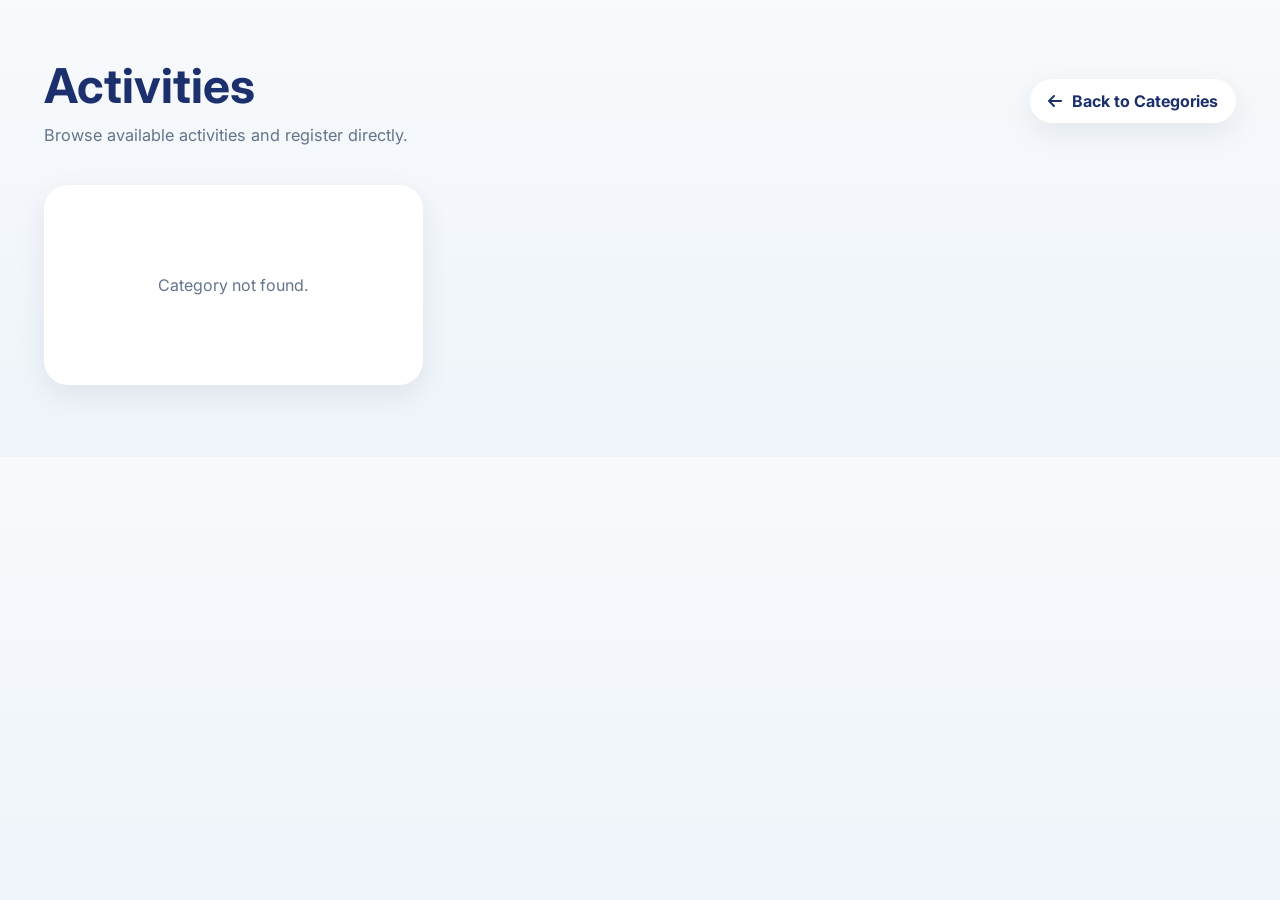
<file: Frontend/activity-category.html>
<!DOCTYPE html>
<html lang="en">
<head>
  <meta charset="UTF-8">
  <meta name="viewport" content="width=device-width, initial-scale=1.0">
  <title>Activity Category</title>
  <link href="https://cdnjs.cloudflare.com/ajax/libs/font-awesome/6.5.0/css/all.min.css" rel="stylesheet">
  <style>
    @import url('https://fonts.googleapis.com/css2?family=Inter:wght@300;400;600;700&display=swap');
    :root {
      --primary: rgb(28, 48, 110);
      --secondary: rgb(0, 172, 92);
      --secondary-hover: rgb(0, 145, 75);
      --bg-light: #F8FAFC;
      --white: #FFFFFF;
      --text-dark: #1E293B;
      --text-gray: #64748B;
      --border: #D8E0EA;
      --shadow: 0 10px 30px rgba(15, 23, 42, 0.08);
    }
    * { box-sizing: border-box; font-family: 'Inter', sans-serif; }
    body { margin: 0; background: linear-gradient(180deg, #F8FAFC 0%, #EEF4FA 100%); color: var(--text-dark); }
    .page { max-width: 1240px; margin: 0 auto; padding: 56px 24px 72px; }
    .page-top { display: flex; justify-content: space-between; align-items: center; gap: 20px; margin-bottom: 40px; }
    .title-wrap h1 { margin: 0 0 10px; color: var(--primary); font-size: clamp(2.1rem, 4vw, 3rem); }
    .title-wrap p { margin: 0; color: var(--text-gray); font-size: 1.02rem; }
    .back-link {
      display: inline-flex;
      align-items: center;
      gap: 10px;
      padding: 12px 18px;
      border-radius: 999px;
      background: var(--white);
      color: var(--primary);
      text-decoration: none;
      box-shadow: var(--shadow);
      font-weight: 700;
      white-space: nowrap;
    }
    .activities-grid {
      display: grid;
      grid-template-columns: repeat(3, minmax(0, 1fr));
      gap: 28px;
    }
    .activity-card {
      background: var(--white);
      border: 1px solid var(--border);
      border-radius: 26px;
      overflow: hidden;
      box-shadow: var(--shadow);
      display: flex;
      flex-direction: column;
      min-height: 100%;
    }
    .activity-card img {
      width: 100%;
      height: 260px;
      object-fit: cover;
      display: block;
      background: #e5e7eb;
    }
    .activity-body {
      padding: 22px 20px 20px;
      display: flex;
      flex-direction: column;
      gap: 14px;
      flex: 1;
      text-align: center;
    }
    .activity-body h3 {
      margin: 0;
      color: var(--primary);
      font-size: 1.6rem;
      font-weight: 700;
    }
    .activity-body p {
      margin: 0;
      color: var(--text-gray);
      line-height: 1.75;
      flex: 1;
      font-size: 1rem;
    }
    .activity-actions {
      display: flex;
      gap: 12px;
      margin-top: 8px;
    }
    .btn {
      display: inline-flex;
      align-items: center;
      justify-content: center;
      gap: 8px;
      padding: 14px 18px;
      border-radius: 14px;
      text-decoration: none;
      font-weight: 700;
      border: none;
      cursor: pointer;
      flex: 1;
      transition: 0.25s ease;
    }
    .btn:hover { transform: translateY(-2px); }
    .btn-primary { background: var(--secondary); color: var(--white); }
    .btn-primary:hover { background: var(--secondary-hover); }
    .btn-secondary { background: rgba(28, 48, 110, 0.08); color: var(--primary); }
    .empty-state {
      text-align: center;
      padding: 90px 24px;
      color: var(--text-gray);
      background: var(--white);
      border-radius: 24px;
      box-shadow: var(--shadow);
    }
    @media (max-width: 1024px) {
      .activities-grid { grid-template-columns: repeat(2, minmax(0, 1fr)); }
    }
    @media (max-width: 700px) {
      .page { padding: 36px 16px 56px; }
      .page-top { flex-direction: column; align-items: flex-start; margin-bottom: 28px; }
      .activities-grid { grid-template-columns: 1fr; }
      .activity-card img { height: 220px; }
    }
  </style>
</head>
<body>
  <div class="page">
    <div class="page-top">
      <div class="title-wrap">
        <h1 id="categoryTitle">Activities</h1>
        <p id="categorySubtitle">Explore activities in this category.</p>
      </div>
      <a class="back-link" href="./index.html#activity"><i class="fa-solid fa-arrow-left"></i> Back to Categories</a>
    </div>
    <div id="categoryActivities" class="activities-grid"></div>
  </div>

  <script src="js/api.js"></script>
  <script src="js/activity-category.js"></script>
</body>
</html>
</file>
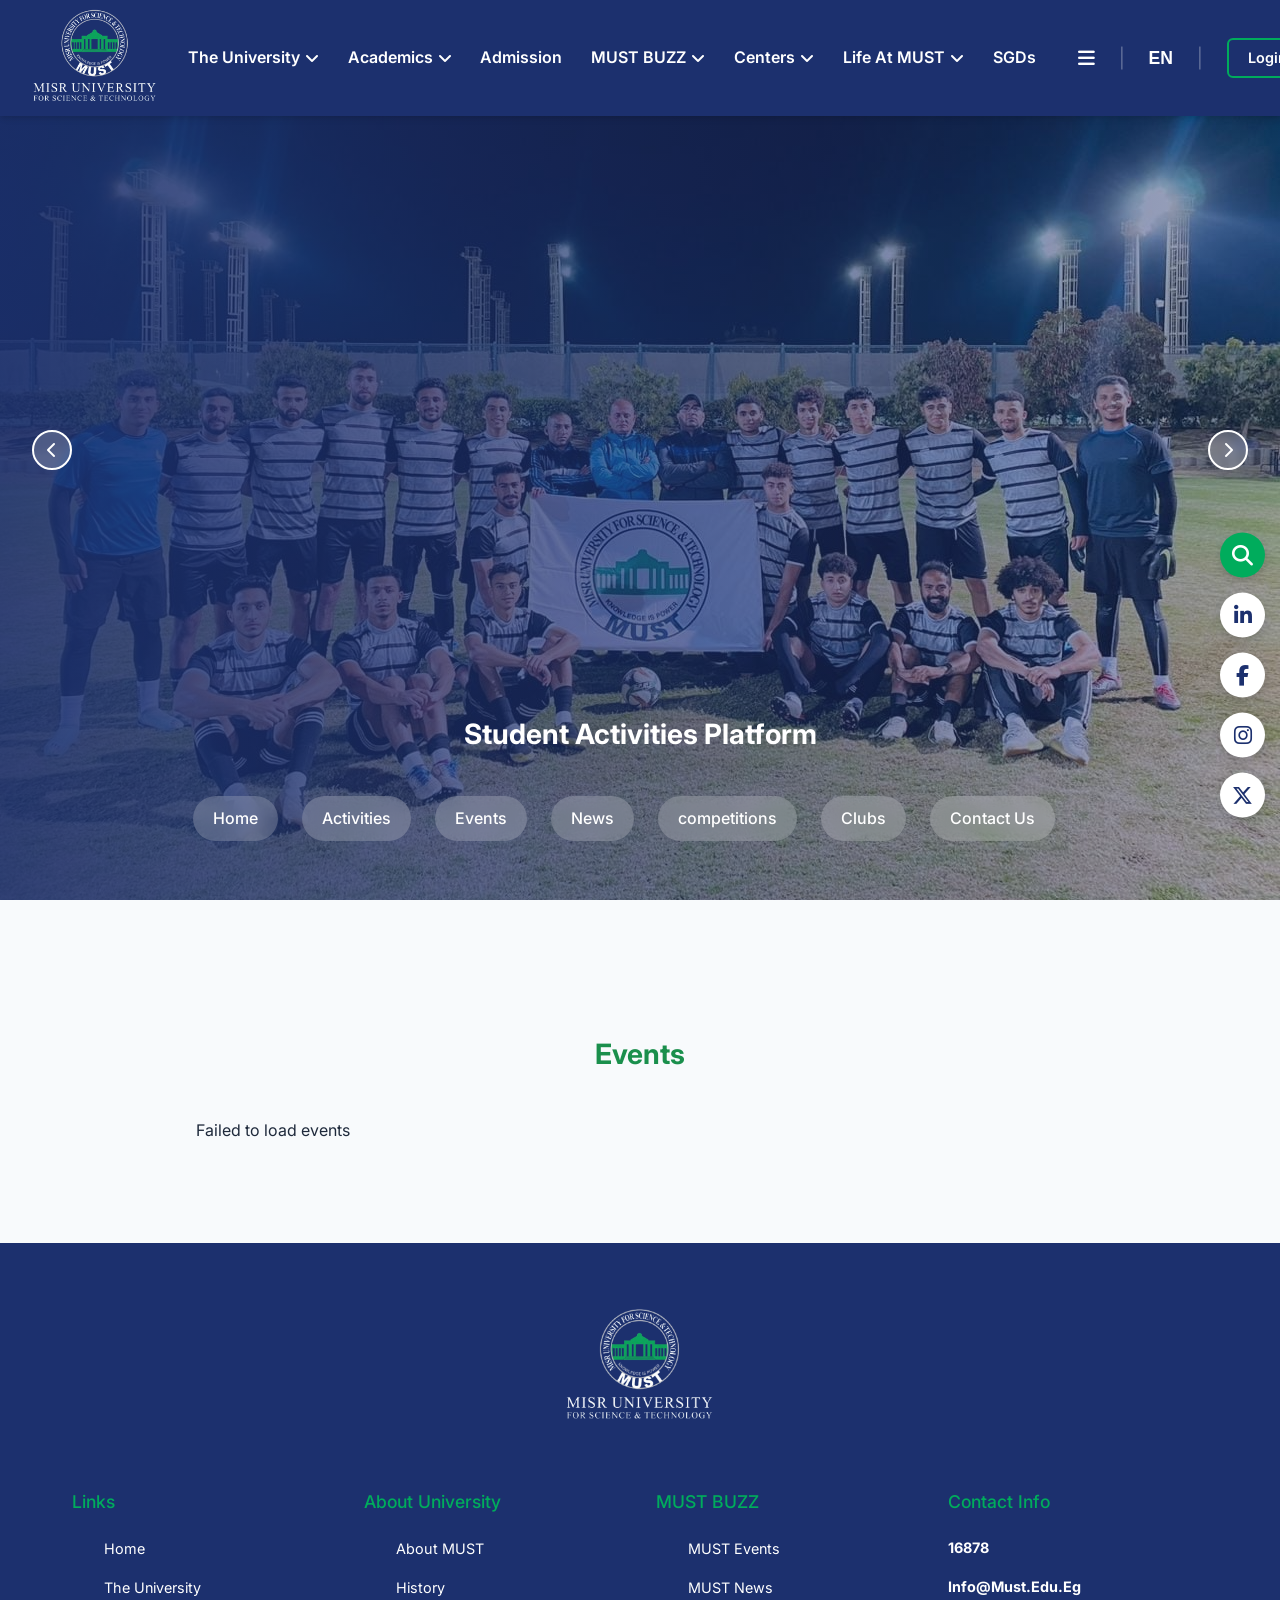
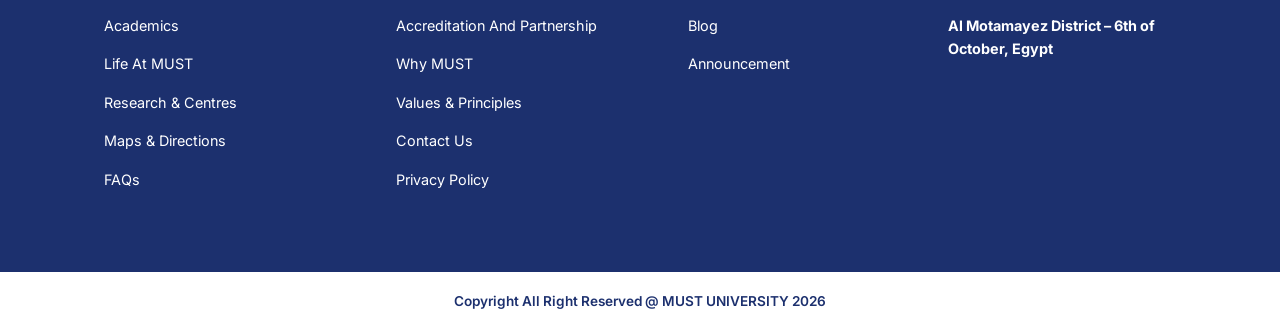
<file: Frontend/allEvents.html>
<!DOCTYPE html>
<html lang="en">

<head>
    <meta charset="UTF-8">
    <meta name="viewport" content="width=device-width, initial-scale=1.0">
    <title>MUST Student Activities Hub - All Events</title>

    <link href="https://cdnjs.cloudflare.com/ajax/libs/font-awesome/6.0.0/css/all.min.css" rel="stylesheet">
    <link href="https://cdnjs.cloudflare.com/ajax/libs/font-awesome/6.5.0/css/all.min.css" rel="stylesheet">
  <script src="https://cdn.jsdelivr.net/npm/bootstrap@5.3.0/dist/js/bootstrap.bundle.min.js"></script>
  <link rel="stylesheet" href="https://cdnjs.cloudflare.com/ajax/libs/font-awesome/6.0.0/css/all.min.css">
  <link rel="stylesheet" href="css/bootstrap.min.css">
   

    <style>
        @import url('https://fonts.googleapis.com/css2?family=Inter:wght@300;400;600;700&display=swap');

        :root {
            /* MUST Official Colors */
            --primary: rgb(28, 48, 110);
            /* MUST Blue */
            --secondary: rgb(0, 172, 92);
            /* MUST Green */
            --primary-light: rgba(28, 48, 110, 0.1);
            --secondary-light: rgba(0, 172, 92, 0.1);
            --secondary-hover: rgb(0, 145, 75);

            --bg-light: #F8FAFC;
            --white: #FFFFFF;
            --text-dark: #1E293B;
            --text-gray: #64748B;
            --shadow: 0 4px 6px -1px rgba(0, 0, 0, 0.1), 0 2px 4px -1px rgba(0, 0, 0, 0.06);
            --shadow-lg: 0 10px 15px -3px rgba(0, 0, 0, 0.1), 0 4px 6px -2px rgba(0, 0, 0, 0.05);
            --transition: all 0.3s ease;
        }

        * {
            margin: 0;
            padding: 0;
            box-sizing: border-box;
            font-family: 'Inter', sans-serif;
        }

        body {
            background-color: var(--bg-light);
            color: var(--text-dark);
            line-height: 1.6;
        }


     
        @keyframes marquee {
            0% {
                transform: translateX(0);
            }

            100% {
                transform: translateX(-100%);
            }
        }

        /* ------------------ NAVBAR ------------------ */
        header {
            background-color: var(--primary);
            color: var(--white);
            position: sticky;
            top: 0;
            z-index: 999;
            box-shadow: var(--shadow);
        }

        nav {
            max-width: 1400px;
            margin: 0 auto;
            padding: 0.5rem 2rem;
            display: flex;
            justify-content: space-between;
            align-items: center;
        }

        .logo {
            text-decoration: none;
            display: flex;
            align-items: center;
        }

        .Uni-logo {
            height: 100px;
            width: auto;
            object-fit: contain;
        }

        .nav-links {
            display: flex;
            gap: 1.8rem;
            list-style: none;
            align-items: center;
            margin: 0;
            padding: 0;
            height: 100%;
        }

        /* --- DROPDOWN CSS INTEGRATED HERE --- */
          .dropdown {
            position: relative;
            display: flex;
            align-items: center;
            height: 100px;
            /* Match navbar height to avoid hover glitches */
        }

        .dropdown>a {
            text-decoration: none;
            color: var(--white);
            font-weight: 600;
            font-size: 1rem;
            transition: var(--transition);
            display: flex;
            align-items: center;
            gap: 5px;
            white-space: nowrap;
        }

        .dropdown>a:hover,
        .dropdown>a.active {
            color: var(--secondary);
        }

        .custom-dropdown-menu {
            position: absolute;
            top: 80px;
            /* Drop down right below the nav text */
            left: 0;
            background-color: var(--primary);
            min-width: 250px;
            box-shadow: var(--shadow-lg);
            opacity: 0;
            visibility: hidden;
            transform: translateY(10px);
            transition: all 0.3s ease;
            list-style: none;
            padding: 0.5rem 0;
            z-index: 1001;
            border-radius: 0 0 8px 8px;
            margin: 0;
        }

        .dropdown:hover .custom-dropdown-menu {
            opacity: 1;
            visibility: visible;
            transform: translateY(0);
        }

        .custom-dropdown-menu li {
            position: relative;
        }

        .custom-dropdown-menu a {
            color: var(--white) !important;
            text-decoration: none;
            display: flex;
            justify-content: space-between;
            align-items: center;
            padding: 0.8rem 1.5rem;
            font-size: 0.95rem;
            font-weight: 600;
            transition: background-color 0.2s ease;
        }

        .custom-dropdown-menu a:hover {
            background-color: rgba(255, 255, 255, 0.1);
            color: var(--secondary) !important;
        }
      
        /* --- ICONS & LOGIN BUTTON --- */
        .nav-icons {
            display: flex;
            align-items: center;
            gap: 1.5rem;
            font-size: 1.2rem;
            margin-left: 2rem;
        }

        .nav-icons i,
        .nav-icons span {
            cursor: pointer;
            transition: var(--transition);
        }

        .nav-icons i:hover,
        .nav-icons span:hover {
            color: var(--secondary);
        }

        .separator {
            color: rgba(255, 255, 255, 0.4);
            font-weight: 300;
        }

        .btn-login {
            background-color: transparent;
            color: var(--white);
            border: 2px solid var(--secondary);
            padding: 0.4rem 1.2rem;
            border-radius: 6px;
            font-weight: 600;
            font-size: 0.9rem;
            text-decoration: none;
            transition: var(--transition);
        }

        .btn-login:hover {
            background-color: var(--secondary);
            color: var(--white);
        }

      
        /* ------------------ SOCIAL SIDEBAR (RIGHT ALIGNED) ------------------ */
        .social-fixed {
            position: fixed;
            right: 15px;
            /* Moves the sidebar to the right edge */
            top:75%;
            transform: translateY(-50%);
            display: flex;
            flex-direction: column;
            gap: 15px;
            /* Perfect spacing between the circles */
            z-index: 999;
        }

        .social-fixed a {
            color: var(--primary);
            /* Dark blue icons */
            background: var(--white);
            /* White circle background */
            width: 45px;
            height: 45px;
            border-radius: 50%;
            /* Makes them perfectly circular */
            display: flex;
            justify-content: center;
            align-items: center;
            font-size: 1.3rem;
            /* Slightly larger icons */
            text-decoration: none;
            box-shadow: 0 4px 10px rgba(0, 0, 0, 0.15);
            /* Soft drop shadow */
            transition: var(--transition);
        }

        .social-fixed a:hover {
            transform: scale(1.1);
            /* Slight pop effect on hover */
            box-shadow: 0 6px 14px rgba(0, 0, 0, 0.2);
        }

        /* Green styling specifically for the search icon (active state) */
        .social-fixed a.active {
            background-color: var(--secondary);
            /* Green background */
            color: var(--white);
            /* White icon */
        }

        /* Make sure mobile views hide the sidebar properly */
        @media (max-width: 768px) {
            .social-fixed {
                display: none;
            }
        }

        /* ------------------ BUTTONS ------------------ */
        .btn2 {
            background-color: var(--secondary);
            color: var(--white);
            padding: 0.8rem 1.8rem;
            border-radius: 8px;
            text-decoration: none;
            font-weight: 600;
            border: none;
            cursor: pointer;
            transition: var(--transition);
            display: inline-block;
        }

        .btn:hover {
            background-color: var(--secondary-hover);
            transform: translateY(-2px);
            box-shadow: 0 4px 12px rgba(0, 172, 92, 0.3);
            color: white !important;
        }

        /* ------------------ CONTENT CONTAINER ------------------ */
        .content-container {
           width: 100%;
          
          height: 90vh;
          margin: 0;
        padding: 0;
        overflow: hidden;
        display: flex;
         flex-direction: column;
           align-items: center;
        }

        /* ------------------ SLIDER NAVBAR ----------------- */
        .slider-navbar {
          position: absolute;
    bottom: 30px; /* قربه أكتر لتحت لو حابب */
    left: 50%;
    transform: translateX(-50%);
    
    width: 100%;
    display: flex;
    justify-content: center;

    z-index: 20;
          
        }

        .slider-menu {
            display: flex;
            gap: 24px;
            list-style: none;
         
            padding: 0.8rem 2rem;
            border-radius: 50px;
           z-index: 999;
        }

        .menu-item {
            position: relative;
        }

        .menu-item>a {
   
    display: inline-block;
    padding: 10px 20px;
    border-radius: 25px;
    background: rgba(255, 255, 255, 0.2); /* glass effect */
    color: #fff;
    text-decoration: none;
    font-weight: 500;
    backdrop-filter: blur(8px);
    transition: all 0.3s ease;
}
        

        .menu-item:hover>a {
            color: var(--secondary);
        }

        /* Mega Menu Styling */
        .mega-menu {
            position: absolute;
            top: 100%;
            bottom: auto;
            transform: translateX(-50%) translateY(15px);
            background: var(--white);
            border-radius: 12px;
            z-index: 999;
            padding: 1.5rem;
            display: flex;
            gap: 2.5rem;
            box-shadow: var(--shadow-lg);
            opacity: 0;
            visibility: hidden;
            transition: all 0.3s ease;
         
            min-width: max-content;
            border: 1px solid #E2E8F0;
        }

        .menu-item:hover .mega-menu {
            opacity: 1;
            visibility: visible;
            transform: translateX(-50%) translateY(5px);
            pointer-events: auto;
        }

        .mega-column h4 {
            color: var(--primary);
            margin-bottom: 1rem;
            font-size: 1.1rem;
            border-bottom: 2px solid var(--secondary-light);
            padding-bottom: 0.5rem;
            white-space: nowrap;
        }

        .mega-column a {
            display: block;
            color: var(--text-gray);
            text-decoration: none;
            margin-bottom: 0.8rem;
            font-size: 0.95rem;
            transition: var(--transition);
            white-space: nowrap;
        }

        .mega-column a:hover {
            color: var(--secondary);
            padding-left: 5px;
        }


        .menu-item:hover .mega-menu,
.menu-item:focus-within .mega-menu,
.mega-menu:hover {
    opacity: 1;
    visibility: visible;
    transform: translateX(-50%) translateY(0);
}

.menu-item {
    position: relative;
}

.menu-item::after {
    content: "";
    position: absolute;
    top: 100%;
    left: 0;
    width: 100%;
    height: 15px; /* يغطي الفراغ */
}

        /* ------------------ TITLE ------------------ */
        .slider-title {
            position: absolute;
            bottom: 140px; /* أعلى من المنيو بشوية صغيرة */
           left: 50%;
          transform: translateX(-50%);
        color: var(--white);
        text-align: center;
        z-index: 10;
        }

     

           /* ================= CONTACT & BUTTONS ================= */
        .phone {
            display: flex;
            align-items: center;
            justify-content: center;
            gap: 8px;
            margin: 12px 0 20px;
            font-weight: bold;
            color: var(--text-dark);
        }

        .phone i {
            color: var(--secondary);
        }

        .join-btn {
            background: var(--secondary);
            border: none;
            padding: 0;
            /* Remove padding to let anchor tag fill it */
            border-radius: 8px;
            cursor: pointer;
            width: 100%;
            transition: var(--transition);
            overflow: hidden;
        }

        .join-btn a {
            display: block;
            width: 100%;
            height: 100%;
            padding: 12px;
            color: var(--white);
            text-decoration: none;
            font-weight: bold;
        }

        .join-btn:hover {
            background: var(--secondary-hover);
        }
        .carousel-slide {
            position: absolute;
            top: 0;
            left: 0;
            right: 0;
            bottom: 0;
            opacity: 0;
            transition: opacity 0.5s ease-in-out;
            background-size: 100%;
            background-position: center;
        }

        .carousel-slide::before {
            content: '';
            position: absolute;
            top: 0;
            left: 0;
            right: 0;
            bottom: 0;
            background: linear-gradient(to right, rgba(28, 48, 110, 0.9) 0%, rgba(28, 48, 110, 0.4) 100%);
            z-index: 1;
        }

        .carousel-slide.active {
            opacity: 1;
            z-index: 2;
        }

        .carousel-controls {
            position: absolute;
            top: 50%;
            left: 0;
            right: 0;
            display: flex;
            justify-content: space-between;
            padding: 0 2rem;
            z-index: 20;
            transform: translateY(-50%);
        }

        .control-btn {
            background: rgba(255, 255, 255, 0.2);
            border: 2px solid white;
            color: white;
            width: 40px;
            height: 40px;
            border-radius: 50%;
            cursor: pointer;
            display: flex;
            justify-content: center;
            align-items: center;
            transition: var(--transition);
            backdrop-filter: blur(5px);
        }

        .control-btn:hover {
            background: var(--secondary);
            border-color: var(--secondary);
        }

        /* ------------------ SECTIONS ------------------ */
        section {
            max-width: 1200px;
            margin: 2rem auto;
            padding: 0 2rem;
        }

        .section-header {
            margin-bottom: 2.5rem;
            text-align: center;
        }


        .section-header p {
            color: var(--text-gray);
        }

     

            /* ------------------ NEWS GRID ------------------ */
        .grid {
            display: grid;
            grid-template-columns: repeat(auto-fit, minmax(350px, 1fr));
            gap: 2rem;
        }

        .card2 {
            background: var(--white);
            border-radius: 16px;
            overflow: hidden;
            box-shadow: var(--shadow);
            border: 1px solid #E2E8F0;
            display: flex;
            flex-direction: column;
        }

        .card-date-box {
            position: absolute;
            top: 1rem;
            left: 1rem;
            background: var(--white);
            padding: 0.5rem;
            border-radius: 8px;
            text-align: center;
            min-width: 60px;
            box-shadow: var(--shadow);
        }

        .card-date-box .day {
            display: block;
            font-size: 1.5rem;
            font-weight: 700;
            color: var(--primary);
            line-height: 1;
        }

        .card-date-box .month {
            display: block;
            font-size: 0.8rem;
            color: var(--secondary);
            font-weight: 600;
            text-transform: uppercase;
        }

        .card-img {
            height: 200px;
            position: relative;
            background-color: var(--primary-light);
            background-size: cover;
            background-position: center;
        }

        .card-content {
            padding: 1.5rem;
            flex-grow: 1;
            display: flex;
            flex-direction: column;
        }

        .tag {
            background-color: var(--primary-light);
            color: var(--primary);
            padding: 0.3rem 0.8rem;
            border-radius: 6px;
            font-size: 0.8rem;
            font-weight: 700;
            display: inline-block;
            margin-bottom: 1rem;
            width: fit-content;
        }

        h2 {
            text-align: center;
            font-weight: bold;
            font-size: 28px;
            color: var(--secondary);
        }

        .card-title {
            font-size: 1.25rem;
            font-weight: 700;
            margin-bottom: 1rem;
            color: var(--primary);
        }

        .card-info {
            display: flex;
            align-items: center;
            gap: 10px;
            color: var(--text-gray);
            font-size: 0.9rem;
            margin-bottom: 0.5rem;
        }

        .card-info i {
            color: var(--secondary);
            width: 16px;
            text-align: center;
        }

        .card-footer {
            display: flex;
            justify-content: space-between;
            align-items: center;
            border-top: 1px solid #E2E8F0;
            padding-top: 1.2rem;
            margin-top: auto;
        }
        
.quran-card {
    direction: rtl;
}

/* الصورة */
.comp-img {
    width: 100%;
    height: 180px;
   
    border-radius: 15px;
    margin-bottom: 1rem;
    background-size: 100%;
}

/* الوصف */
.comp-desc {
    font-size: 0.95rem;
    color: var(--text-gray);
    margin-bottom: 1rem;
    line-height: 1.6;
}

/* جدول */
.table-container {
    overflow-x: auto;
    margin-bottom: 1.5rem;
}

.comp-table {
    width: 100%;
    border-collapse: collapse;
    font-size: 0.85rem;
}

.comp-table th {
    background: var(--primary);
    color: white;
    padding: 8px;
}

.comp-table td {
    padding: 8px;
    border: 1px solid #E2E8F0;
    text-align: center;
}

/* hover rows */
.comp-table tr:hover {
    background: #f8fafc;
}

/* animation خفيفة */
.quran-card:hover {
    transform: translateY(-12px) scale(1.01);
}
.qr-code {
    width: 80px;
    margin: 10px auto;
    display: block;
}
        /* ------------------ IFRAME ------------------ */
        iframe {
            width: 100%;
            height: 1780px;
            border: 1px solid #ccc;
            margin-top: 30px;
        }

          /* ================= CLUBS GRID ================= */
        .clubs-grid {
            display: grid;
            grid-template-columns: repeat(auto-fit, minmax(280px, 1fr));
            gap: 25px;
        }

        .club-card {
            background: var(--white);
            border-radius: 15px;
            padding: 15px;
            box-shadow: var(--shadow);
            transition: var(--transition);
            overflow: hidden;
            text-align: center;
            display: flex;
            flex-direction: column;
        }

        .club-card:hover {
            transform: translateY(-8px);
            box-shadow: 0 10px 20px rgba(0, 0, 0, 0.15);
        }

        .club-img {
            width: 100%;
            height: 200px;
            object-fit: cover;
            border-radius: 12px;
            margin-bottom: 15px;
        }

        .club-card h3 {
            margin: 0 0 10px;
            color: var(--primary);
            font-size: 1.4rem;
        }

        .club-card p {
            font-size: 14px;
            color: var(--text-gray);
            line-height: 1.6;
            flex-grow: 1;
            /* Pushes the button to the bottom */
            margin-bottom: 15px;
        }


        /* ------------------ FOOTER ------------------ */
        footer {
            background-color: var(--primary);
            color: var(--white);
            padding-top: 4rem;

        }

        .footer-logo-center {
            text-align: center;
            margin-bottom: 4rem;
        }

        .footer-brand-logo {
            height: 120px;
            width: auto;
            margin: 0 auto;
            display: block;
        }

        .footer-grid {
            max-width: 1200px;
            margin: 0 auto;
            display: grid;
            grid-template-columns: repeat(4, 1fr);
            gap: 2rem;
            padding: 0 2rem 4rem 2rem;
        }

        .footer-col h4 {
            color: var(--secondary);
            font-size: 1.1rem;
            margin-bottom: 1.5rem;
        }

        .footer-col ul {
            list-style: none;
        }

        .footer-col ul li {
            margin-bottom: 0.8rem;
        }

        .footer-col ul li a {
            color: var(--white);
            text-decoration: none;
            font-size: 0.9rem;
            transition: var(--transition);
        }

        .footer-col ul li a:hover {
            color: var(--secondary);
        }

        .footer-col p {
            color: var(--white);
            font-size: 0.9rem;
            font-weight: 700;
            margin-bottom: 1rem;
        }

        #modalDesc {
  white-space: pre-line;
}

        .footer-bottom {
            background-color: var(--white);
            color: var(--primary);
            text-align: center;
            padding: 1.2rem;
            font-size: 0.85rem;
            font-weight: 600;
        }

        /* ------------------ COMPETITIONS ------------------ */
.competitions-grid {
    display: grid;
    grid-template-columns: repeat(auto-fit, minmax(300px, 1fr));
    gap: 2rem;
}

/* SEE ALL */
.see-all-btn {
    display: block;
    margin: 35px auto 0;
    background: #00ac5c;
    color: white;
    padding: 12px 30px;
    border-radius: 25px;
    text-align: center;
    width: fit-content;
    font-weight: bold;
    text-decoration: none;
    transition: 0.3s;
}

.see-all-btn:hover {
    background: #00914b;
    transform: scale(1.05);
}
.competition-card {
    background: var(--white);
    border-radius: 20px;
    padding: 2rem;
    box-shadow: var(--shadow);
    transition: var(--transition);
    position: relative;
    border: 1px solid #E2E8F0;
     width: 600px;
    margin: auto;
}

.competition-card:hover {
    transform: translateY(-10px);
    box-shadow: var(--shadow-lg);
}

.competition-card h3 {
    color: var(--primary);
    margin-bottom: 1rem;
    font-size: 1.4rem;
}

.competition-card p {
    color: var(--text-gray);
    font-size: 0.95rem;
    margin-bottom: 1.5rem;
    line-height: 1.6;
}

.comp-date {
    font-size: 0.9rem;
    color: var(--secondary);
    font-weight: 600;
    margin-bottom: 1rem;
}

.comp-badge {
    position: absolute;
    top: 15px;
    right: 15px;
    background: var(--secondary);
    color: white;
    padding: 5px 12px;
    border-radius: 20px;
    font-size: 12px;
    font-weight: bold;
}

.comp-badge.special {
    background: var(--primary);
}

        /* ------------------ RESPONSIVE ------------------ */
        @media (max-width: 1024px) {
            .nav-links {
                display: none;
            }

            .awards-grid {
                grid-template-columns: repeat(2, 1fr);
            }

            .footer-grid {
                grid-template-columns: repeat(2, 1fr);
            }
        }

        @media (max-width: 768px) {
            .slider-navbar {
                display: none;
            }

            /* Hide complex mega menu on mobile */
            .awards-grid {
                grid-template-columns: 1fr;
            }

            .footer-grid {
                grid-template-columns: 1fr;
                text-align: center;
            }

            .must-events-container {
                grid-template-columns: 1fr;
            }
        }

        /* الصورة */
.comp-img {
    width: 100%;
    height: 180px;
 background-size: 100%;
    border-radius: 15px;
    margin-bottom: 1rem;
}

/* الوصف */
.comp-desc {
    font-size: 0.95rem;
    color: var(--text-gray);
    margin-bottom: 1rem;
    line-height: 1.6;
}

/* التفاصيل */
.comp-details {
    padding-left: 1rem;
    margin-bottom: 1rem;
    font-size: 0.9rem;
    color: var(--text-gray);
}

.comp-details li {
    margin-bottom: 6px;
}

/* بوكس مميز */
.highlight-box {
    background: linear-gradient(135deg, #EEF2FF, #E0E7FF);
    color: var(--primary);
    padding: 10px;
    border-radius: 10px;
    font-size: 0.9rem;
    margin-bottom: 1rem;
    text-align: center;
    font-weight: 600;
}

/* hover */
.competition-card:hover .highlight-box {
    background: linear-gradient(135deg, var(--primary), var(--secondary));
    color: white;
    transition: 0.3s;
}

.contact-section {
    height: 100vh;
    background: url("./img/slider2.jpeg") center/cover no-repeat;
    position: relative;
}

.layertwo{
    position: absolute;
    width: 100%;
    height: 100%;
       top: 0;
    left: 0;
    background: rgba(0,0,0,0.6);

}

.contact-container {
    display: flex;
    align-items: center;
    justify-content: space-between;
    height: 100%;
    padding: 0 5%;
    position: relative;
}

/* Left */
.contact-left {
    color: white;
    max-width: 400px;
}

.contact-left h1 {
    font-size: 3rem;
    font-weight: bold;
}

.contact-left p {
    margin-top: 10px;
    font-size: 1.2rem;
}

/* Form Box */
.contact-form-box {
    background: #f9fafb;
    padding: 2rem;
    border-radius: 15px;
    width: 400px;
    box-shadow: 0 10px 30px rgba(0,0,0,0.1);
    border-top: 5px solid #16a34a;
}

.contact-form-box h2 {
    margin-bottom: 1.5rem;
    color: #1e3a8a;
}
.logo {
    text-decoration: none;
    display: flex;
    align-items: center;
     margin-right: 30px;
}
/* Inputs */
.form-row {
    display: flex;
    gap: 10px;
}

.contact-form-box input,
.contact-form-box textarea {
    width: 100%;
    padding: 10px;
    margin-bottom: 10px;
    border: none;
    background: #e5e7eb;
    border-radius: 5px;
}

.contact-form-box textarea {
    height: 100px;
    resize: none;
}

/* Checkbox */
.checkbox {
    display: flex;
    align-items: center;
    gap: 5px;
    margin-bottom: 15px;
}

/* Button */
.btn {
    width: 100%;
    background: #16a34a;
    color: white;
    padding: 12px;
    border: none;
    border-radius: 25px;
    cursor: pointer;
    font-weight: bold;
}

.btn:hover {
    background: #15803d;
}

/* Social Icons */
.social-icons {
    position: absolute;
    right: 20px;
    top: 40%;
    display: flex;
    flex-direction: column;
    gap: 15px;
}

.social-icons a {
    width: 45px;
    height: 45px;
    background: white;
    display: flex;
    align-items: center;
    justify-content: center;
    border-radius: 50%;
    color: #1e3a8a;
    box-shadow: 0 5px 10px rgba(0,0,0,0.1);
    text-decoration: none;
}

  h1 {
            text-align: center;
          
        }

        #activity {
            max-width: 1140px;
            margin: 50px auto 0;
            padding: 0 24px;
        }

        #activity h2 {
            text-align: center;
            color: var(--secondary);
            font-size: 3rem;
            font-weight: 700;
            margin-bottom: 36px;
        }

        #activity .cards-container {
            display: grid;
            grid-template-columns: repeat(3, minmax(0, 1fr));
            gap: 30px;
            margin: 0;
        }

        #activity .card {
            background: #fff;
            border: 1px solid #d8e1ef;
            border-radius: 18px;
            box-shadow: 0 10px 24px rgba(15, 23, 42, 0.08);
            text-align: center;
            padding: 18px 18px 20px;
            transition: transform 0.3s ease, box-shadow 0.3s ease;
        }

        #activity .card:hover {
            transform: translateY(-8px);
            box-shadow: 0 16px 34px rgba(15, 23, 42, 0.14);
        }

        #activity .card img {
            width: 100%;
            height: 250px;
            object-fit: cover;
            border-radius: 14px;
            margin-bottom: 18px;
        }

        #activity .card h3 {
            margin: 0 0 12px;
            font-size: 1.1rem;
            font-weight: 500;
            color: #223965;
        }

        #activity .card p {
            min-height: 72px;
            margin: 0 0 18px;
            font-size: 0.95rem;
            line-height: 1.6;
            color: #7a8599;
        }

        #activity .card button {
            width: 100%;
            margin-top: auto;
            padding: 14px 18px;
            border: none;
            background: #19a949;
            color: white;
            border-radius: 10px;
            cursor: pointer;
            font-size: 1rem;
            font-weight: 700;
            transition: background 0.3s ease;
        }

        #activity .card button:hover {
            background: #15803d;
        }

/* Responsive */
@media (max-width: 768px) {
    #activity h2 {
        font-size: 2.25rem;
    }

    #activity .cards-container {
        grid-template-columns: 1fr;
    }

    .contact-container {
        flex-direction: column;
        justify-content: center;
        text-align: center;
    }

    .contact-form-box {
        width: 100%;
        margin-top: 20px;
    }

    .social-icons {
        display: none;
    }
}



/* GRID */
.events-container {
    width: 85%;
    margin:0 auto 60px;

    display: grid;
    grid-template-columns: repeat(3, 1fr);
    gap: 40px; /* زودنا المسافات */
}


.event-card {
    opacity: 0;
    transform: translateY(30px);
    animation: fadeUp 0.6s ease forwards;
}
.meta span {
    direction: ltr;
    unicode-bidi: isolate;
}
.event-card:nth-child(2){ animation-delay: 0.1s; }
.event-card:nth-child(3){ animation-delay: 0.2s; }
.event-card:nth-child(4){ animation-delay: 0.3s; }
.event-card:nth-child(5){ animation-delay: 0.4s; }
.event-card:nth-child(6){ animation-delay: 0.5s; }

@keyframes fadeUp {
    to {
        opacity: 1;
        transform: translateY(0);
    }
}

.event-card:hover {
    transform: translateY(-10px);
}

/* IMAGE */
.image-box {
    position: relative;
    border-radius: 12px;
   
}

.image-box img {
   height: 300px;
    object-fit: cover;
    width: 100%;
    transition: transform 0.4s ease;
}

.event-card:hover img {
    transform: scale(1.08);
}

/* DATE */
.date-box {
    position: absolute;
    bottom: -20px;
    left: 18px;
    background: #1c306e;
    color: #fff;
    padding: 10px;
    border-radius: 6px;
    text-align: center;
    width: 55px;
    box-shadow: 0 4px 10px rgba(0,0,0,0.15);
    transition: 0.3s;
}

.event-card:hover .date-box {
    background: #00ac5c;
}

.day {
    font-size: 18px;
    font-weight: bold;
}

.month {
    font-size: 12px;
}

/* INFO */
.event-info {
    padding-top: 28px;
}

.meta {
    display: flex;
    justify-content: space-between;
    font-size: 13px;
    color: #94a3b8; /* أفتح شوية زي الموقع */
    margin-bottom: 8px;
}
/* خلفية المودال */
.modal {
  position: fixed;
  top: 0;
  left: 0;
  width: 100%;
  height: 100%;
  background: rgba(0,0,0,0.6);
  backdrop-filter: blur(5px);
  display: none;
  justify-content: center;
  align-items: center;
  z-index: 1000;
}

/* محتوى المودال */
.modal-content {
  background: #fff;
  width: 90%;
  max-width: 700px;

  max-height: 80vh;      /* 👈 يمنع الطول الزيادة */
  overflow-y: auto;      /* 👈 يعمل scroll */

  padding: 25px;
  border-radius: 15px;

  position: relative;
}

@keyframes fadeScale {
  from {
    opacity: 0;
    transform: scale(0.8);
  }
  to {
    opacity: 1;
    transform: scale(1);
  }
}

.modal-img {
  width: 100%;
  border-radius: 10px;
  margin-bottom: 15px;
}

.modal-meta {
  display: flex;
  justify-content: space-between;
  margin: 10px 0;
  color: #666;
}

.close {
  float: right;
  font-size: 25px;
  cursor: pointer;
}

/* زرار */
.btn-register {
  margin-top: 15px;
  padding: 10px 20px;
  background: #00a86b;
  color: white;
  border: none;
  border-radius: 8px;
  cursor: pointer;
}

.btn-register:hover {
  background: #007e50;
}

/* تحسين الكارد */
.event-card {
  cursor: pointer;
  transition: 0.3s;
}

.event-card:hover {
  transform: translateY(-10px) scale(1.03);
}
.event-info h3 {
    font-size: 16px;
    color: #1c306e;
    margin-bottom: 6px;
    transition: 0.3s;
}

.event-card:hover h3 {
    color: #00ac5c;
}

.event-info p {
    font-size: 13.5px;
    color: #64748b;
    line-height: 1.5;
}
/* RESPONSIVE */
@media (max-width: 992px) {
    .events-container {
        grid-template-columns: repeat(2, 1fr);
    }
}

@media (max-width: 600px) {
    .events-container {
        grid-template-columns: 1fr;
    }
}

.event-card {
  cursor: pointer;
  transition: 0.3s;
}

.event-card:hover {
  transform: translateY(-8px) scale(1.02);
}

/* الخلفية */
.modal {
  position: fixed;
  inset: 0;
  background: rgba(0,0,0,0.6);
  backdrop-filter: blur(6px);
  display: none;
  justify-content: center;
  align-items: center;
  z-index: 999;
}

/* صندوق المودال (عرض كامل بدون تقسيم) */
.modal-content {
  background: #fff;
  width: 90%;
  max-width: 800px;
  max-height: 85vh;
  overflow-y: auto;
  padding: 30px;
  border-radius: 15px;
  animation: fadeUp 0.3s ease;
  position: relative;
}

/* Animation */
@keyframes fadeUp {
  from {
    transform: translateY(20px);
    opacity: 0;
  }
  to {
    transform: translateY(0);
    opacity: 1;
  }
}

/* الصورة فوق */
.modal-img {
  width: 100%;
  height: 280px;
  object-fit: cover;
  border-radius: 12px;
  margin-bottom: 20px;
}

/* العنوان */
#modalTitle {
  font-size: 24px;
  margin-bottom: 10px;
}

/* meta */
.modal-meta {
  display: flex;
  justify-content: space-between;
  margin-bottom: 15px;
  color: #666;
  font-size: 14px;
}

/* الوصف */
#modalDesc {
  line-height: 1.8;
  color: #444;
  text-align: justify;
}

/* زر الإغلاق */
.close {
  position: absolute;
  right: 20px;
  top: 15px;
  font-size: 28px;
  cursor: pointer;
}


.news-section {
  padding: 0 8%;
}

.news-section h2 {
  text-align: center;
  color: #1a8f4c;
  margin-bottom: 30px;
  font-size: 28px;
}

/* Filters */
.filters {
  text-align: center;
  margin-bottom: 30px;
}

.filters button {
  background: #1a8f4c;
  color: white;
  border: none;
  padding: 10px 18px;
  margin: 5px;
  border-radius: 20px;
  cursor: pointer;
  transition: 0.3s;
}

.filters button:hover {
  background: #146c3a;
}

/* Grid */
.news-container {
  display: grid;
  grid-template-columns: repeat(3, 1fr);
  gap: 25px;
}

/* Card */
.card {
  background: #fff;
  border-radius: 12px;
  overflow: hidden;
  transition: 0.35s ease;
  box-shadow: 0 4px 12px rgba(0,0,0,0.08);
}

/* Hover animation */
.card:hover {
  transform: translateY(-8px) scale(1.02);
  box-shadow: 0 10px 25px rgba(0,0,0,0.15);
}

/* Image zoom */
.card img {
  width: 100%;
  height: 200px;
  object-fit: cover;
  transition: 0.4s;
}

.card:hover img {
  transform: scale(1.08);
}

/* Content */
.card-content {
  padding: 15px;
}

/* Meta */
.meta {
  display: flex;
  justify-content: space-between;
  font-size: 13px;
  color: #777;
  margin-bottom: 10px;
}

.meta i {
  color: #1a8f4c;
  margin-right: 5px;
}

/* Title */
.card h3 {
  font-size: 15px;
  color: #1b2a4e;
  line-height: 1.5;
}

/* Responsive */
@media (max-width: 992px) {
  .news-container {
    grid-template-columns: repeat(2, 1fr);
  }
}

@media (max-width: 600px) {
  .news-container {
    grid-template-columns: 1fr;
  }
}
    
.card h3 {
    transition: color 0.3s ease, transform 0.3s ease;
}

.card h3:hover {
    color: var(--secondary);
    transform: translateY(-2px);
}
    section{
        margin-bottom: 40px;
    }

    .news-section h2 {
  position: relative;
  display: inline-block;
}

.news-section h2::after {
  content: "";
  display: block;
  width: 60%;
  height: 3px;
  background: var(--secondary);
  margin: 8px auto 0;
  border-radius: 2px;
}

#newsDesc {
    line-height: 1.9;
  color: #444;
  margin-top: 10px;
  text-align: justify;
 }

.modal-content {
    background: #fff;
    width: 500px;
    border-radius: 15px;
    padding: 20px;
    text-align: left;
    animation: scaleUp 0.3s ease;
}

.modal-img {
    width: 100%;
    border-radius: 10px;
    margin-bottom: 15px;
}

.modal-meta {
    display: flex;
    justify-content: space-between;
    font-size: 0.9rem;
    color: #777;
    margin: 10px 0;
}

#newsDesc {
 
  max-height: 140px; /* حوالي 5 سطور */
  overflow: hidden;

  line-height: 1.8;
  color: #444;
}
.close {
  position: absolute;
  top: 15px;
  right: 20px;

  font-size: 28px;
  font-weight: bold;
  color: #fff;

  background: #1c306e;
  width: 40px;
  height: 40px;

  display: flex;
  align-items: center;
  justify-content: center;

  border-radius: 50%;
  cursor: pointer;

  box-shadow: 0 4px 10px rgba(0,0,0,0.2);
  transition: 0.3s;
}

.close:hover {
  background: #00ac5c;
  transform: rotate(90deg) scale(1.1);
}

#modalDesc {
  white-space: pre-line;
  line-height: 1.8;
  height: calc(1.8em * 5);
  overflow: hidden;
}

#newsDesc {
  white-space: pre-line;
  line-height: 1.8;
  height: calc(1.8em * 5);
  overflow: hidden;
}

.promo-card {
  position: relative;
  width: 100%;
  max-width: 350px;
  height: 220px;
  border-radius: 20px;
  overflow: hidden;
  cursor: pointer;
  transition: 0.4s ease;
}

.promo-card img {
  width: 100%;
  height: 100%;
  object-fit: cover;
  transition: 0.5s;
}

.overlay {
  position: absolute;
  inset: 0;
  display: flex;
  flex-direction: column;
  justify-content: flex-end;
  padding: 20px;
  color: white;

  background: linear-gradient(
    to top,
    rgba(0,0,0,0.8),
    rgba(0,0,0,0.3),
    transparent
  );

  transition: 0.4s;
}

.promo-card:hover img {
  transform: scale(1.1) rotate(1deg);
}

.promo-card:hover {
  transform: translateY(-10px) scale(1.02);
}

.overlay h2 {
  margin: 0;
  font-size: 22px;
  transform: translateY(20px);
  opacity: 0;
  transition: 0.4s;
}

.overlay p {
  font-size: 14px;
  margin: 5px 0;
  transform: translateY(20px);
  opacity: 0;
  transition: 0.5s;
}



.promo-card:hover h2,
.promo-card:hover p,
.promo-card:hover .btn {
  transform: translateY(0);
  opacity: 1;
}

/* Responsive */
@media (max-width: 600px) {
  .promo-card {
    height: 180px;
  }

  .overlay h2 {
    font-size: 18px;
  }

  .overlay p {
    font-size: 12px;
  }
}

 .promo-card {
  position: relative;
  width: 100%;
  max-width: 600px; /* أكبر */
  height: 300px;    /* أطول */
  border-radius: 25px;
  overflow: hidden;
  cursor: pointer;
  transition: 0.4s ease;
}

/* الصورة */
.promo-card img {
  width: 100%;
  height: 100%;
  object-fit: cover;
  transition: 0.6s;
}

/* overlay */
.overlay {
  position: absolute;
  inset: 0;
  display: flex;
  align-items: flex-end;
  padding: 25px;
  color: white;

  background: linear-gradient(
    to top,
    rgba(0,0,0,0.85),
    rgba(0,0,0,0.5),
    rgba(0,0,0,0.2)
  );
}

/* المحتوى */
.content {
  max-width: 90%;
}

.content h2 {
  margin: 0;
  font-size: 28px;
}

.content p {
  margin: 10px 0;
  font-size: 16px;
  line-height: 1.5;
  color: #ddd;
}



/* Hover Effects */
.promo-card:hover img {
  transform: scale(1.08);
}

.promo-card:hover {
  transform: translateY(-10px);
}

.promo-card:hover .btn {
  transform: scale(1.05);
}

/* Responsive */
@media (max-width: 600px) {
  .promo-card {
    height: 220px;
  }

  .content h2 {
    font-size: 20px;
  }

  .content p {
    font-size: 13px;
  }
}

.slider {
  width: 100%;
  max-width: 800px;
  height: 350px;
  overflow: hidden;
  border-radius: 25px;
  margin: auto;
  position: relative;
}

.slides {
  display: flex;
  width: 300%;
  animation: slideMove 12s infinite;
}

.slide {
  width: 100%;
  position: relative;
  cursor: pointer;
}

.slide img {
  width: 100%;
  height: 350px;
  object-fit: cover;
}

/* overlay */
.content {
  position: absolute;
  bottom: 0;
  padding: 25px;
  color: white;
  width: 100%;

  background: linear-gradient(
    to top,
    rgba(0,0,0,0.85),
    rgba(0,0,0,0.4),
    transparent
  );
}

.content h2 {
  margin: 0;
  font-size: 26px;
}

.content p {
  margin: 10px 0;
  font-size: 15px;
  color: #ddd;
}


.slider-container {
    position: relative;
    overflow: hidden;
    width: 100%;
    margin: 40px auto;
}

.slider-track {
    display: flex;
    transition: transform 0.5s ease-in-out;
}

.slide {
    min-width: 100%;
    padding: 20px;
}

.slider-btn {
    position: absolute;
    top: 50%;
    transform: translateY(-50%);
    background: var(--secondary);
    border: none;
    color: white;
    font-size: 24px;
    padding: 10px 15px;
    cursor: pointer;
    z-index: 10;
}

.prev { left: 10px; }
.next { right: 10px; }

/* تحسين الكروت */
.competition-card {
   
    color: white;
    border-radius: 15px;
    padding: 20px;
    text-align: center;
}

.comp-img {
    width: 100%;
    border-radius: 10px;
}



.comp-details {
    text-align: left;
    margin-top: 10px;
}

.events-container {
    display: grid;
    grid-template-columns: repeat(auto-fit, minmax(220px, 1fr));
    gap: 15px;
}

.event-card {
    width: 100%;
    max-width: 240px;   /* 🔥 صغّر العرض */
    background: #fff;
    border-radius: 10px;
    overflow: hidden;
    box-shadow: 0 2px 8px rgba(0,0,0,0.1);
    transition: 0.3s;
}

.event-card img {
    width: 100%;
    height: 140px;     /* 🔥 صغّر الصورة */
    object-fit: cover;
}

.event-card h3 {
    font-size: 14px;    /* تصغير العنوان */
    margin: 8px;
}

.event-card p {
    font-size: 12px;    /* تصغير الوصف */
    margin: 8px;
    color: #555;
}

/* allEvents styled like allNews */
#events {
    width: 100%;
}

#events h2 {
    text-align: center;
    color: #1a8f4c;
    margin-bottom: 30px;
    font-size: 28px;
}

.events-container {
    display: grid !important;
    grid-template-columns: repeat(3, 1fr) !important;
    gap: 25px !important;
    width: 84% !important;
    margin: 0 auto 60px !important;
}

.event-card {
    background: #fff !important;
    border-radius: 12px !important;
    overflow: hidden !important;
    transition: 0.35s ease !important;
    box-shadow: 0 4px 12px rgba(0,0,0,0.08) !important;
    max-width: none !important;
    width: 100% !important;
    opacity: 1 !important;
    transform: none !important;
    animation: none !important;
}

.event-card:hover {
    transform: translateY(-8px) scale(1.02) !important;
    box-shadow: 0 10px 25px rgba(0,0,0,0.15) !important;
}

.image-box {
    position: relative;
    overflow: hidden;
    border-radius: 0 !important;
}

.image-box img,
.event-card img {
    width: 100% !important;
    height: 200px !important;
    object-fit: cover !important;
    transition: 0.4s !important;
}

.event-card:hover img {
    transform: scale(1.08) !important;
}

.date-box {
    position: absolute;
    top: 14px;
    left: 14px;
    bottom: auto !important;
    background: rgba(255,255,255,0.96) !important;
    color: #1b2a4e !important;
    padding: 8px 10px !important;
    border-radius: 10px !important;
    width: 58px;
    box-shadow: 0 4px 12px rgba(0,0,0,0.12);
}

.event-card:hover .date-box {
    background: rgba(255,255,255,0.96) !important;
}

.day {
    font-size: 18px;
    font-weight: 700;
    line-height: 1.1;
}

.month {
    font-size: 11px;
    color: #1a8f4c;
    font-weight: 700;
    text-transform: uppercase;
}

.event-info {
    padding: 15px !important;
}

.meta {
    display: flex;
    justify-content: space-between;
    gap: 10px;
    font-size: 13px;
    color: #777 !important;
    margin-bottom: 10px;
    flex-wrap: wrap;
}

.event-info h3 {
    font-size: 15px !important;
    color: #1b2a4e !important;
    line-height: 1.5;
    margin: 0 0 8px 0 !important;
    transition: color 0.3s ease, transform 0.3s ease;
}

.event-card:hover h3 {
    color: var(--secondary) !important;
    transform: translateY(-2px);
}

.event-info p {
    margin: 0 !important;
    font-size: 14px !important;
    color: #555 !important;
    line-height: 1.7;
}

.modal-content {
    background: #fff;
    width: 500px;
    border-radius: 15px;
    padding: 20px;
    text-align: left;
    animation: scaleUp 0.3s ease;
}

#modalImg {
    width: 100%;
    height: 240px;
    object-fit: cover;
    border-radius: 10px;
    margin-bottom: 15px;
}

#modalTitle {
    font-size: 24px;
    margin-bottom: 10px;
    color: #1b2a4e;
}

#modalDesc {
    white-space: pre-line;
    line-height: 1.8;
    color: #444;
}

#eventModal .modal-content span {
    position: absolute;
    top: 15px;
    right: 20px;
    font-size: 28px;
    font-weight: bold;
    color: #fff;
    background: #1c306e;
    width: 40px;
    height: 40px;
    display: flex;
    align-items: center;
    justify-content: center;
    border-radius: 50%;
    cursor: pointer;
    box-shadow: 0 4px 10px rgba(0,0,0,0.2);
    transition: 0.3s;
}

#eventModal .modal-content span:hover {
    background: #00ac5c;
    transform: rotate(90deg) scale(1.1);
}

@media (max-width: 992px) {
    .events-container {
        grid-template-columns: repeat(2, 1fr) !important;
    }
}

@media (max-width: 600px) {
    .events-container {
        grid-template-columns: 1fr !important;
        width: calc(100% - 32px) !important;
    }
}

    </style>
</head>

<body>
 

       <header>
       <nav>
            <a href="index.html" class="logo">
                <img src="img/LoGo.png" alt="MUST Logo" class="Uni-logo">
            </a>

            <ul class="nav-links">

                <li class="dropdown">
                    <a href="#">The University <i class="fa-solid fa-angle-down"></i></a>
                    <ul class="custom-dropdown-menu">
                        <li><a href="#">About MUST <i class="fa-solid fa-angle-right"
                                    style="font-size: 0.7rem;"></i></a></li>
                        <li><a href="#">Sectors <i class="fa-solid fa-angle-right" style="font-size: 0.7rem;"></i></a>
                        </li>
                        <li><a href="#">Reports <i class="fa-solid fa-angle-right" style="font-size: 0.7rem;"></i></a>
                        </li>
                        <li><a href="#">Policies</a></li>
                        <li><a href="#">University Council Minutes</a></li>
                        <li><a href="#">Quality Assurance and Accreditation Sector</a></li>
                        <li><a href="#">Accreditation & Partnerships</a></li>
                        <li><a href="#">Contact Us</a></li>
                        <li><a href="#">Resources <i class="fa-solid fa-angle-right" style="font-size: 0.7rem;"></i></a>
                        </li>
                    </ul>
                </li>

                <li class="dropdown">
                    <a href="#">Academics <i class="fa-solid fa-angle-down"></i></a>
                    <ul class="custom-dropdown-menu">
                        <li><a href="#">Undergraduate Studies</a></li>
                        <li><a href="#">Post-Graduate Program</a></li>
                        <li><a href="#">Academic Calendar</a></li>
                        <li><a href="#">International Students Affairs Sector</a></li>
                    </ul>
                </li>
                <li class="dropdown"><a href="index.html">Admission</a></li>
                <li class="dropdown">
                    <a href="#">MUST BUZZ <i class="fa-solid fa-angle-down"></i></a>
                    <ul class="custom-dropdown-menu">
                        <li><a href="#events">MUST Events</a></li>
                        <li><a href="#news">MUST News</a></li>
                        <li><a href="#">MUST Blogs</a></li>
                        <li><a href="#">Announcements</a></li>
                    </ul>
                </li>

                <li class="dropdown">
                    <a href="#">Centers <i class="fa-solid fa-angle-down"></i></a>
                    <ul class="custom-dropdown-menu">
                        <li><a href="#">Centers</a></li>
                        <li><a href="#">Units</a></li>
                        <li><a href="#">Research Center for Public Opinion</a></li>
                    </ul>
                </li>

                <li class="dropdown">
                    <a href="#">Life At MUST <i class="fa-solid fa-angle-down"></i></a>
                    <ul class="custom-dropdown-menu">
                        <li><a href="#">MUST Life</a></li>
                        <li><a href="#">MUST Stars</a></li>
                        <li><a href="#">MUST Clubs</a></li>
                        <li><a href="#">Facilities</a></li>
                    </ul>
                </li>
                <li class="dropdown"><a href="index.html">SGDs</a></li>
            </ul>

            <div class="nav-icons">
              <a href="index.html" style="color: white; margin-left: 10px;">
    <i class="fa-solid fa-bars" title="Menu"></i>
</a>
                <span class="separator">|</span>
                <span style="font-family: Arial, sans-serif; font-weight: bold; font-size: 1.1rem;"
                    title="English">EN</span>
                <span class="separator">|</span>
                <a href="./login.html" class="btn-login">Login</a>
                <a href="./signup.html" class="btn-login">Signup</a>
            </div>
        </nav>
    </header>
    <div class="social-fixed">
        <a href="#" class="active"><i class="fa-solid fa-magnifying-glass"></i></a>
        <a href="https://www.linkedin.com/school/misr-university-for-science-and-technology/"><i
                class="fa-brands fa-linkedin-in"></i></a>
        <a href="https://www.facebook.com/mustuni"><i class="fa-brands fa-facebook-f"></i></a>
        <a href="https://www.instagram.com/mustuni"><i class="fa-brands fa-instagram"></i></a>
        <a href="https://x.com/must_university"><i class="fa-brands fa-x-twitter"></i></a>
    </div>

    <div class="content-container">

     
            <div class="carousel-slide active" style="background-image: url('img/slider1.jpeg');"></div>
            <div class="carousel-slide" style="background-image: url('img/slider2.jpeg');"></div>
            <div class="carousel-slide" style="background-image: url('img/slider3.jpeg');"></div>
            <div class="carousel-slide" style="background-image: url('img/slider4.jpeg');"></div>
            <div class="carousel-slide" style="background-image: url('img/slider5.jpeg');"></div>
            <div class="carousel-slide" style="background-image: url('img/slider6.jpeg');"></div>
            <div class="carousel-slide" style="background-image: url('img/slider7.jpeg');"></div>

            <div class="carousel-controls">
                <button class="control-btn" onclick="prevSlide()"><i class="fa-solid fa-chevron-left"></i></button>
                <button class="control-btn" onclick="nextSlide()"><i class="fa-solid fa-chevron-right"></i></button>
            </div>
            <div class="slider-navbar">
                <ul class="slider-menu">
                    <li class="menu-item">
                        <a href="./index.html" title="Home"> Home </a>
                    </li>
                    <li class="menu-item">
                        <a href="./index.html#activity"> Activities</a>
                        <div class="mega-menu">
                            <div class="mega-column" id="activitiesMenuList">
                              
                                <a href="./index.html#activity">Cultural</a>
                                <a href="./index.html#activity" >Sports</a>
                                <a href="./index.html#activity" >Art</a>
                               
                            </div>
                         
                        </div>
                    </li>
                 <li class="menu-item" >
                        <a href="./index.html#events">Events</a>
                      
                    </li>
                       <li class="menu-item">
                        <a href="./index.html#news">News</a>
                      
                    </li>
                    
                    <li class="menu-item">
                        <a href="./index.html#competitions">competitions</a>
                
                          
                        
                        
                    </li>
                    <li class="menu-item">
                        <a href="./index.html#clubs">Clubs</a>
                        <div class="mega-menu">
                            <div class="mega-column" id="clubsMenuList">
                                <a href="./index.html#clubs">All Clubs</a>
                            </div>
                        </div>
                    </li> 
                    <li class="menu-item " style="width: 157px;"> 
                        <a href="./index.html#contact">Contact Us</a>
                     
                    </li>
                </ul>
            </div>
            <h2 class="slider-title">Student Activities Platform</h2>
        



    </div>


  
<div id="events" style="margin-bottom:70px;margin-top:7rem;">

    <h2 class="mb-3">Events</h2>

    

<div id="eventsContainer" class="events-container"></div>

<div id="eventModal" class="modal">
  <div class="modal-content">
    <span onclick="closeModal()">&times;</span>

    <img id="modalImg" onerror="this.src='img/event2.png'">

    <h2 id="modalTitle"></h2>
    <p id="modalTime"></p>
    <p id="modalLocation"></p>
    <p id="modalDesc"></p>
  </div>
</div>


</div>





<footer>
        <div class="footer-logo-center">
            <img src="img/LoGo.png" alt="MUST Logo" class="footer-brand-logo">
        </div>
        <div class="footer-grid">
            <div class="footer-col">
                <h4>Links</h4>
                <ul>
                    <li><a href="#">Home</a></li>
                    <li><a href="#">The University</a></li>
                    <li><a href="#">Academics</a></li>
                    <li><a href="#">Life At MUST</a></li>
                    <li><a href="#">Research & Centres</a></li>
                    <li><a href="#">Maps & Directions</a></li>
                    <li><a href="#">FAQs</a></li>
                </ul>
            </div>
            <div class="footer-col">
                <h4>About University</h4>
                <ul>
                    <li><a href="#">About MUST</a></li>
                    <li><a href="#">History</a></li>
                    <li><a href="#">Accreditation And Partnership</a></li>
                    <li><a href="#">Why MUST</a></li>
                    <li><a href="#">Values & Principles</a></li>
                    <li><a href="#">Contact Us</a></li>
                    <li><a href="#">Privacy Policy</a></li>
                </ul>
            </div>
            <div class="footer-col">
                <h4>MUST BUZZ</h4>
                <ul>
                    <li><a href="#events">MUST Events</a></li>
                    <li><a href="#news">MUST News</a></li>
                    <li><a href="#">Blog</a></li>
                    <li><a href="#">Announcement</a></li>
                </ul>
            </div>
            <div class="footer-col">
                <h4>Contact Info</h4>
                <p>16878</p>
                <p>Info@Must.Edu.Eg</p>
                <p>Al Motamayez District – 6th of October, Egypt</p>
            </div>
        </div>
        <div class="footer-bottom">
            Copyright All Right Reserved @ MUST UNIVERSITY 2026
        </div>
    </footer>

<script src="js/api.js"></script>
<script src="js/allEvents-api.js"></script>
</body>

</html>
</file>
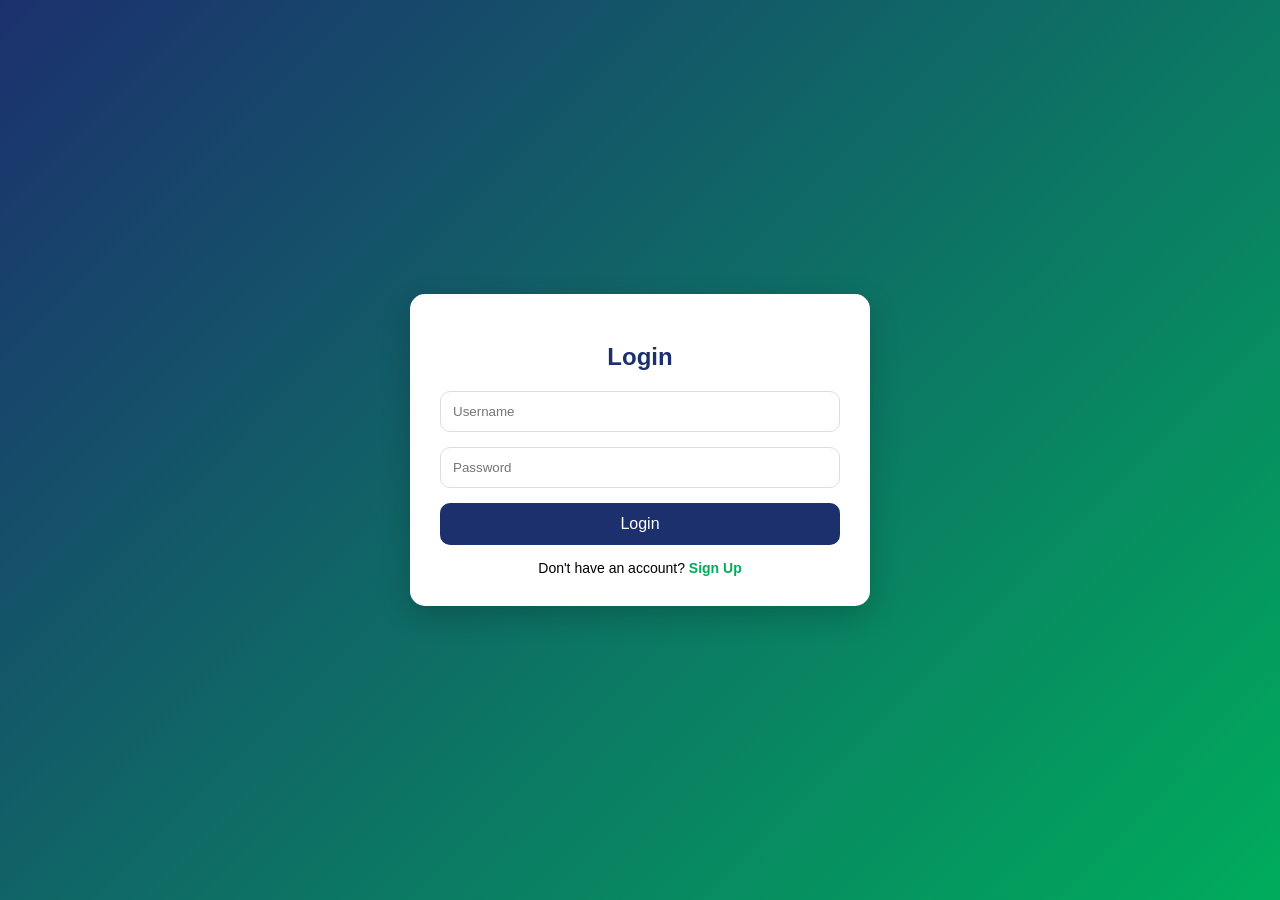
<file: Frontend/login.html>
<!DOCTYPE html>
<html lang="en">
<head>
  <meta charset="UTF-8" />
  <meta name="viewport" content="width=device-width, initial-scale=1.0" />
  <title>Login</title>

  <style>
    body{
      margin:0;
      font-family: Arial, sans-serif;
      background: linear-gradient(135deg,#1c306e,#00ac5c);
      height:100vh;
      display:flex;
      justify-content:center;
      align-items:center;
    }

    .container{
      width: 400px;
      background:#fff;
      padding:30px;
      border-radius:15px;
      box-shadow:0 10px 30px rgba(0,0,0,0.2);
    }

    h2{
      text-align:center;
      margin-bottom:20px;
      color:#1c306e;
    }

    .input-box{
      margin-bottom:15px;
    }

    input{
      width:100%;
      padding:12px;
      border:1px solid #ddd;
      border-radius:10px;
      box-sizing:border-box;
      outline:none;
      transition:0.3s;
    }

    input:focus{
      border-color:#00ac5c;
      box-shadow:0 0 5px rgba(0,172,92,0.3);
    }

    button{
      width:100%;
      padding:12px;
      border:none;
      border-radius:10px;
      background:#1c306e;
      color:#fff;
      font-size:16px;
      cursor:pointer;
      transition:0.3s;
    }

    button:hover{
      background:#14224f;
    }

    .footer{
      text-align:center;
      margin-top:15px;
      font-size:14px;
    }

    .footer a{
      color:#00ac5c;
      text-decoration:none;
      font-weight:bold;
    }
  </style>
</head>
<body>

  <div class="container">
    <h2>Login</h2>

    <form id="loginForm">
      <div class="input-box">
        <input type="text" id="username" placeholder="Username" required />
      </div>

      <div class="input-box">
        <input type="password" id="password" placeholder="Password" required />
      </div>

      <button type="submit">Login</button>
    </form>

    <div class="footer">
      Don't have an account? <a href="signup.html">Sign Up</a>
    </div>
  </div>

  <script>
    const BASE_URL =
      window.location.hostname === 'localhost' ||
      window.location.hostname === '127.0.0.1'
        ? 'http://localhost:5184'
        : 'https://must.runasp.net';

    function getRoleFromToken(token) {
      if (!token) return '';

      try {
        const payload = token.split('.')[1];
        if (!payload) return '';

        const normalized = payload.replace(/-/g, '+').replace(/_/g, '/');
        const json = decodeURIComponent(
          atob(normalized)
            .split('')
            .map(c => '%' + ('00' + c.charCodeAt(0).toString(16)).slice(-2))
            .join('')
        );

        const data = JSON.parse(json);
        return data.role ||
          data.Role ||
          data['http://schemas.microsoft.com/ws/2008/06/identity/claims/role'] ||
          '';
      } catch (_) {
        return '';
      }
    }

    document.getElementById("loginForm").addEventListener("submit", async function(e){
      e.preventDefault();

      const usernameInput = document.getElementById("username").value.trim();
      const password = document.getElementById("password").value.trim();
      const username = usernameInput.includes('@') ? usernameInput.split('@')[0] : usernameInput;

      if(!username || !password){
        alert("Please fill all fields");
        return;
      }

      try {
        const res = await fetch(BASE_URL + '/api/Auth/login', {
          method: 'POST',
          headers: { 'Content-Type': 'application/json' },
          body: JSON.stringify({ username, password })
        });

        const text = await res.text();
        let data = null;
        try { data = text ? JSON.parse(text) : null; } catch(_) { data = text; }

        if (!res.ok) {
          const msg = (data && (data.message || data.title || JSON.stringify(data))) || res.statusText;
          throw new Error(msg);
        }

        if (data && (data.isSuccess === false || data.IsSuccess === false)) {
          throw new Error("Check your ID/password and verify your account with OTP first.");
        }

        const token = data && (data.token || data.Token || data.accessToken || data.AccessToken);
        const role = data && (data.role || data.Role || getRoleFromToken(token) || '');
        if (!token) {
          throw new Error("Login succeeded but no token was returned.");
        }

        localStorage.setItem('must_token', token);
        localStorage.setItem('must_email', username + '@must.edu.eg');
        localStorage.setItem('must_role', role);

        alert("Login successful.");
        window.location.href = "index.html";
      } catch(err) {
        console.error('Login error:', err);
        alert("Login failed: " + err.message);
      }
    });
  </script>

</body>
</html>
</file>
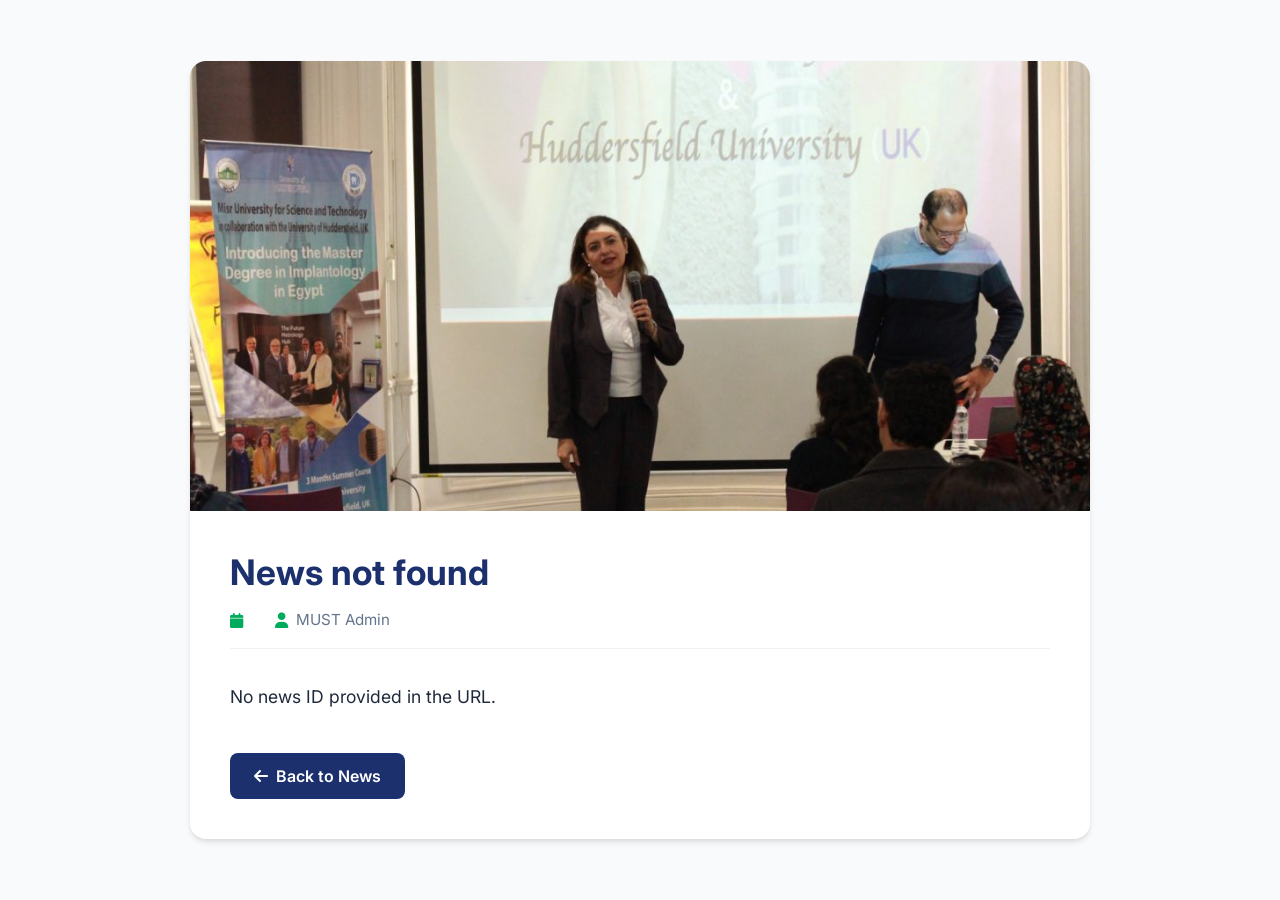
<file: Frontend/news-details.html>
<!DOCTYPE html>
<html lang="en">

<head>
    <meta charset="UTF-8">
    <meta name="viewport" content="width=device-width, initial-scale=1.0">
    <title>News Details - MUST Student Activities Hub</title>

    <link href="https://cdnjs.cloudflare.com/ajax/libs/font-awesome/6.5.0/css/all.min.css" rel="stylesheet">
    <link rel="stylesheet" href="css/bootstrap.min.css">
    
    <style>
        @import url('https://fonts.googleapis.com/css2?family=Inter:wght@300;400;600;700&display=swap');

        :root {
            --primary: rgb(28, 48, 110);
            --secondary: rgb(0, 172, 92);
            --bg-light: #F8FAFC;
            --white: #FFFFFF;
            --text-dark: #1E293B;
            --text-gray: #64748B;
            --shadow: 0 4px 6px -1px rgba(0, 0, 0, 0.1), 0 2px 4px -1px rgba(0, 0, 0, 0.06);
            --transition: all 0.3s ease;
        }

        body {
            background-color: var(--bg-light);
            color: var(--text-dark);
            font-family: 'Inter', sans-serif;
            margin: 0;
            padding: 0;
            display: flex;
            justify-content: center;
            align-items: center;
            min-height: 100vh;
        }

        .details-container {
            max-width: 900px;
            width: 95%;
            background: var(--white);
            border-radius: 16px;
            overflow: hidden;
            box-shadow: var(--shadow);
            margin: 2rem 0;
        }

        .details-img-wrapper {
            width: 100%;
            height: 450px;
            overflow: hidden;
            background-color: rgba(28, 48, 110, 0.05);
            display: flex;
            align-items: center;
            justify-content: center;
        }

        #newsImg {
            width: 100%;
            height: 100%;
            object-fit: cover;
        }

        .details-content {
            padding: 2.5rem;
        }

        #newsTitle {
            color: var(--primary);
            font-size: 2.2rem;
            font-weight: 700;
            margin-bottom: 1rem;
        }

        .meta-info {
            display: flex;
            gap: 1.5rem;
            margin-bottom: 2rem;
            color: var(--text-gray);
            font-size: 0.95rem;
            border-bottom: 1px solid #edf2f7;
            padding-bottom: 1rem;
        }

        .meta-item {
            display: flex;
            align-items: center;
            gap: 0.5rem;
        }

        .meta-item i {
            color: var(--secondary);
        }

        #newsContent {
            font-size: 1.1rem;
            line-height: 1.8;
            color: var(--text-dark);
            margin-bottom: 2.5rem;
            white-space: pre-wrap;
            text-align: justify;
        }

        .back-btn {
            display: inline-flex;
            align-items: center;
            gap: 0.5rem;
            color: var(--white);
            background-color: var(--primary);
            padding: 0.7rem 1.5rem;
            border-radius: 8px;
            text-decoration: none;
            font-weight: 600;
            transition: var(--transition);
        }

        .back-btn:hover {
            background-color: var(--secondary);
            color: var(--white);
            transform: translateX(-5px);
        }

        @media (max-width: 768px) {
            .details-img-wrapper {
                height: 300px;
            }
            #newsTitle {
                font-size: 1.8rem;
            }
        }
    </style>
</head>

<body>
    <div class="details-container">
        <div class="details-img-wrapper">
            <img id="newsImg" src="img/news5.jpg" alt="News Image" onerror="this.src='img/news5.jpg'" />
        </div>
        <div class="details-content">
            <h1 id="newsTitle">Loading News...</h1>
            
            <div class="meta-info">
                <span class="meta-item"><i class="fas fa-calendar"></i> <span id="newsDate"></span></span>
                <span class="meta-item"><i class="fas fa-user"></i> <span>MUST Admin</span></span>
            </div>
            
            <div id="newsContent">Please wait while we fetch the news details.</div>
            
            <div style="margin-top: 30px;">
                <a href="allNews.html" class="back-btn"><i class="fas fa-arrow-left"></i> Back to News</a>
            </div>
        </div>
    </div>

    <script src="js/news-details.js"></script>
</body>

</html>
</file>
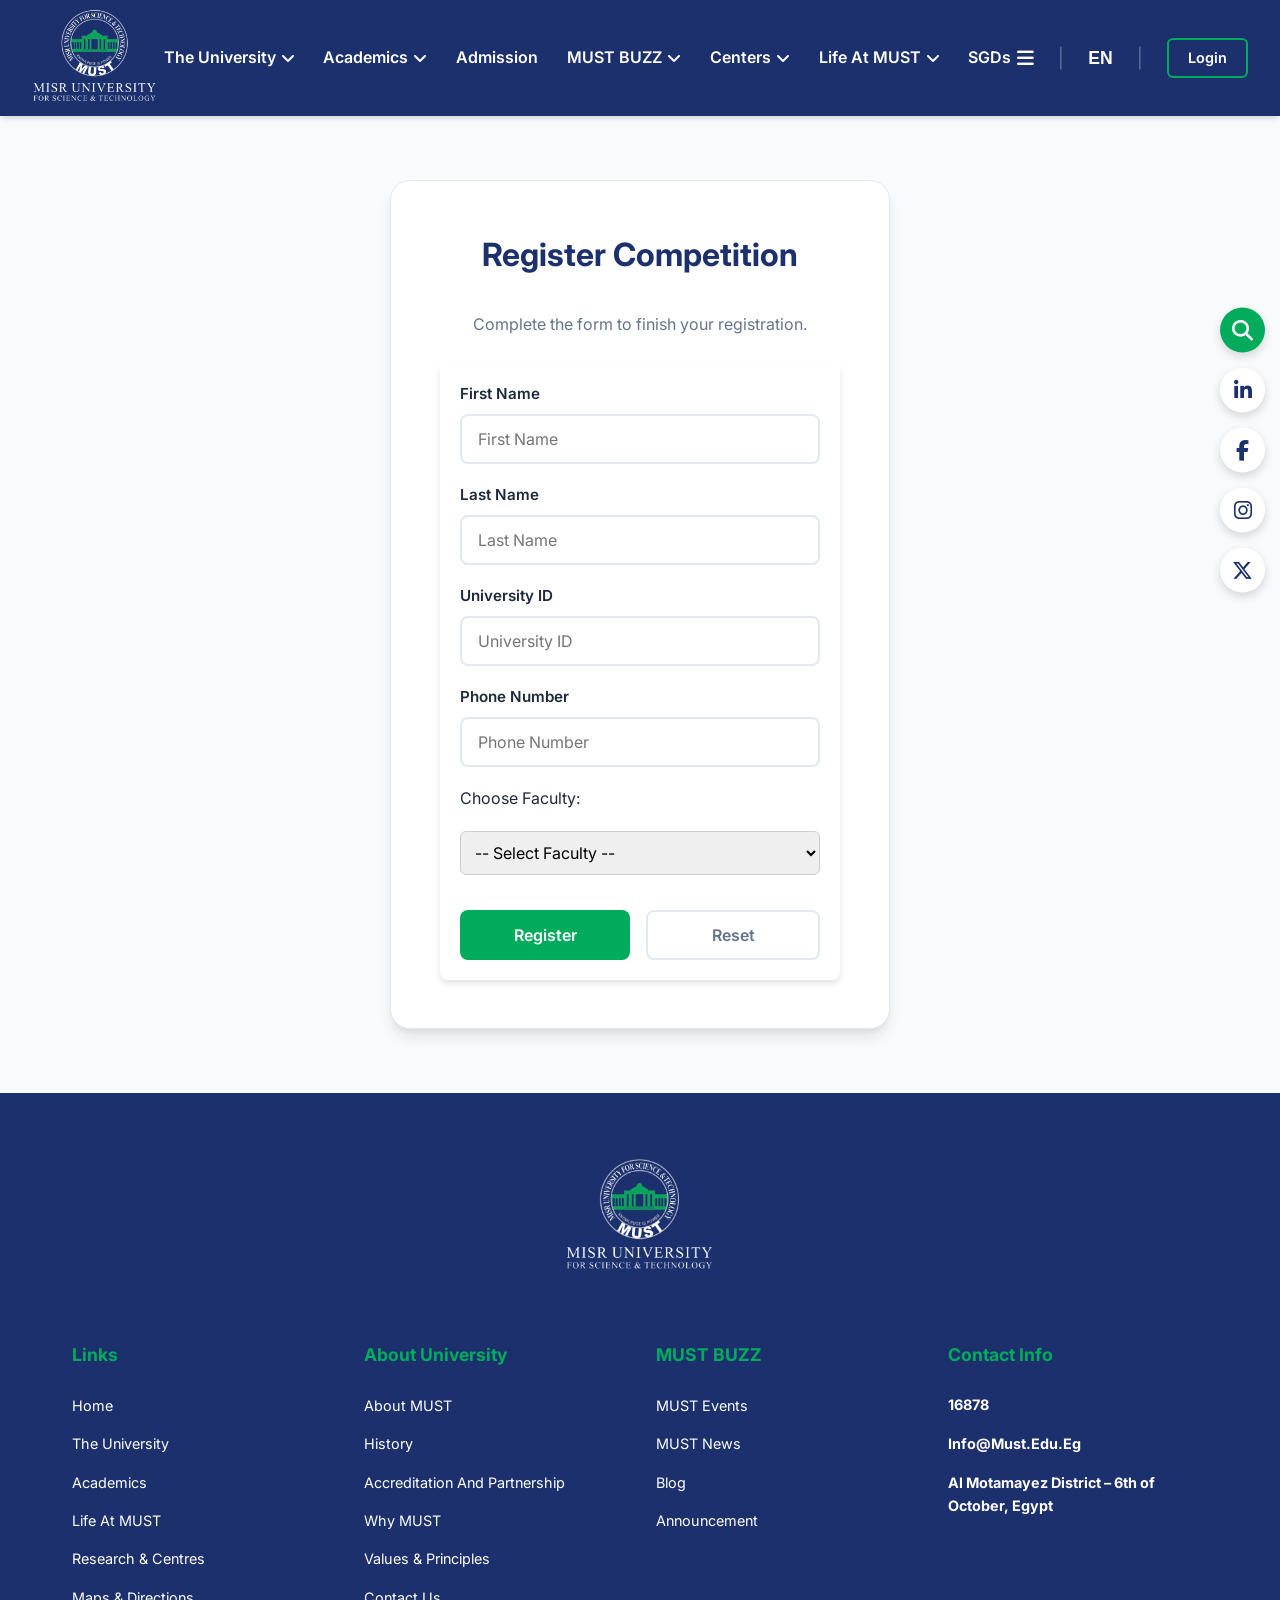
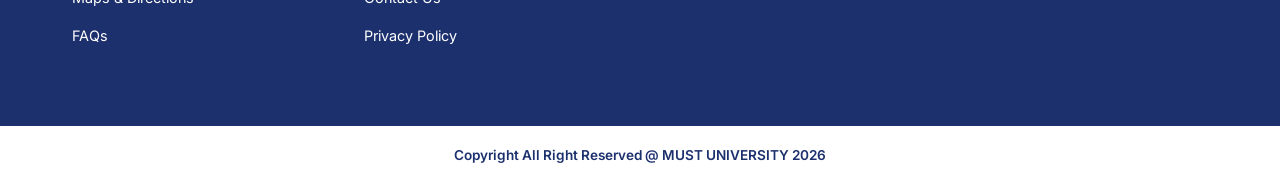
<file: Frontend/registerClub.html>
<!DOCTYPE html>
<html lang="en">

<head>
  <meta charset="UTF-8">
  <meta name="viewport" content="width=device-width, initial-scale=1.0">
  <title>MUST Student Activities Hub - Registration</title>

  <link href="https://cdnjs.cloudflare.com/ajax/libs/font-awesome/6.0.0/css/all.min.css" rel="stylesheet">
  <link href="https://cdnjs.cloudflare.com/ajax/libs/font-awesome/6.5.0/css/all.min.css" rel="stylesheet">

  <style>
    @import url('https://fonts.googleapis.com/css2?family=Inter:wght@300;400;600;700&display=swap');

    :root {
      /* MUST Official Colors */
      --primary: rgb(28, 48, 110);
      /* MUST Blue */
      --secondary: rgb(0, 172, 92);
      /* MUST Green */
      --primary-light: rgba(28, 48, 110, 0.1);
      --secondary-light: rgba(0, 172, 92, 0.1);
      --secondary-hover: rgb(0, 145, 75);

      --bg-light: #F8FAFC;
      --white: #FFFFFF;
      --text-dark: #1E293B;
      --text-gray: #64748B;
      --shadow: 0 4px 6px -1px rgba(0, 0, 0, 0.1), 0 2px 4px -1px rgba(0, 0, 0, 0.06);
      --shadow-lg: 0 10px 15px -3px rgba(0, 0, 0, 0.1), 0 4px 6px -2px rgba(0, 0, 0, 0.05);
      --transition: all 0.3s ease;
    }

    * {
      margin: 0;
      padding: 0;
      box-sizing: border-box;
      font-family: 'Inter', sans-serif;
    }

    body {
      background-color: var(--bg-light);
      color: var(--text-dark);
      line-height: 1.6;
      display: flex;
      flex-direction: column;
      min-height: 100vh;
    }

    /* ------------------ ANNOUNCEMENT TICKER ------------------ */
    .announcement-bar {
      background-color: var(--secondary);
      color: var(--white);
      padding: 0.4rem 0;
      overflow: hidden;
      position: relative;
      display: flex;
      align-items: center;
      font-size: 0.9rem;
      font-weight: 600;
    }

    .marquee {
      white-space: nowrap;
      animation: marquee 25s linear infinite;
      padding-left: 100%;
    }

    @keyframes marquee {
      0% {
        transform: translateX(0);
      }

      100% {
        transform: translateX(-100%);
      }
    }

    /* ------------------ NAVBAR ------------------ */
        header {
            background-color: var(--primary);
            color: var(--white);
            position: sticky;
            top: 0;
            z-index: 1000;
            box-shadow: var(--shadow);
        }

        nav {
            max-width: 1400px;
            margin: 0 auto;
            padding: 0.5rem 2rem;
            display: flex;
            justify-content: space-between;
            align-items: center;
        }

        .logo {
            text-decoration: none;
            display: flex;
            align-items: center;
        }

        .Uni-logo {
            height: 100px;
            width: auto;
            object-fit: contain;
        }

        .nav-links {
            display: flex;
            gap: 1.8rem;
            list-style: none;
            align-items: center;
            margin: 0;
            padding: 0;
            height: 100%;
        }

        /* --- DROPDOWN CSS INTEGRATED HERE --- */
        .dropdown {
            position: relative;
            display: flex;
            align-items: center;
            height: 100px; /* Match navbar height to avoid hover glitches */
        }

        .dropdown > a {
            text-decoration: none;
            color: var(--white);
            font-weight: 600;
            font-size: 1rem;
            transition: var(--transition);
            display: flex;
            align-items: center;
            gap: 5px;
        }

        .dropdown > a:hover, .dropdown > a.active {
            color: var(--secondary);
        }

        .dropdown-menu {
            position: absolute;
            top: 80px; /* Drop down right below the nav text */
            left: 0;
            background-color: var(--primary);
            min-width: 250px;
            box-shadow: var(--shadow-lg);
            opacity: 0;
            visibility: hidden;
            transform: translateY(10px);
            transition: all 0.3s ease;
            list-style: none;
            padding: 0.5rem 0;
            z-index: 1001;
            border-radius: 0 0 8px 8px;
            margin: 0;
        }

        .dropdown:hover .dropdown-menu {
            opacity: 1;
            visibility: visible;
            transform: translateY(0);
        }

        .dropdown-menu li {
            position: relative;
        }

        .dropdown-menu a {
            color: var(--white) !important;
            text-decoration: none;
            display: flex;
            justify-content: space-between;
            align-items: center;
            padding: 0.8rem 1.5rem;
            font-size: 0.95rem;
            font-weight: 600;
            transition: background-color 0.2s ease;
        }

        .dropdown-menu a:hover {
            background-color: rgba(255,255,255,0.1);
            color: var(--secondary) !important;
        }

        /* --- ICONS & LOGIN BUTTON --- */
        .nav-icons {
            display: flex;
            align-items: center;
            gap: 1.5rem;
            font-size: 1.2rem;
        }

        .nav-icons i,
        .nav-icons span {
            cursor: pointer;
            transition: var(--transition);
        }

        .nav-icons i:hover,
        .nav-icons span:hover {
            color: var(--secondary);
        }

        .separator {
            color: rgba(255, 255, 255, 0.4);
            font-weight: 300;
        }

        .btn-login {
            background-color: transparent;
            color: var(--white);
            border: 2px solid var(--secondary);
            padding: 0.4rem 1.2rem;
            border-radius: 6px;
            font-weight: 600;
            font-size: 0.9rem;
            text-decoration: none;
            transition: var(--transition);
        }

        .btn-login:hover {
            background-color: var(--secondary);
            color: var(--white);
        }

        /* ------------------ BUTTONS ------------------ */
        .btn {
            background-color: var(--secondary);
            color: var(--white);
            padding: 0.8rem 1.8rem;
            border-radius: 8px;
            text-decoration: none;
            font-weight: 600;
            border: none;
            cursor: pointer;
            transition: var(--transition);
            display: inline-block;
        }

        .btn:hover {
            background-color: var(--secondary-hover);
            transform: translateY(-2px);
            box-shadow: 0 4px 12px rgba(0, 172, 92, 0.3);
        }
    /* ------------------ SOCIAL SIDEBAR------------------ */
    .social-fixed {
      position: fixed;
      right: 15px;
      /* Moves the sidebar to the right edge */
      top: 50%;
      transform: translateY(-50%);
      display: flex;
      flex-direction: column;
      gap: 15px;
      /* Perfect spacing between the circles */
      z-index: 999;
    }

    .social-fixed a {
      color: var(--primary);
      /* Dark blue icons */
      background: var(--white);
      /* White circle background */
      width: 45px;
      height: 45px;
      border-radius: 50%;
      /* Makes them perfectly circular */
      display: flex;
      justify-content: center;
      align-items: center;
      font-size: 1.3rem;
      /* Slightly larger icons */
      text-decoration: none;
      box-shadow: 0 4px 10px rgba(0, 0, 0, 0.15);
      /* Soft drop shadow */
      transition: var(--transition);
    }

    .social-fixed a:hover {
      transform: scale(1.1);
      /* Slight pop effect on hover */
      box-shadow: 0 6px 14px rgba(0, 0, 0, 0.2);
    }

    /* Green styling specifically for the search icon (active state) */
    .social-fixed a.active {
      background-color: var(--secondary);
      /* Green background */
      color: var(--white);
      /* White icon */
    }

    /* Make sure mobile views hide the sidebar properly */
    @media (max-width: 768px) {
      .social-fixed {
        display: none;
      }
    }

    /* ------------------ REGISTRATION FORM ------------------ */
    .main-content {
      flex-grow: 1;
      /* Pushes footer to bottom */
      display: flex;
      justify-content: center;
      align-items: center;
      padding: 4rem 2rem;
    }

    .register-container {
      background: var(--white);
      width: 100%;
      max-width: 500px;
      padding: 3rem 2.5rem;
      border-radius: 20px;
      box-shadow: var(--shadow-lg);
      border: 1px solid #E2E8F0;
    }

    .register-container h2 {
      color: var(--primary);
      font-size: 2rem;
      text-align: center;
      margin-bottom: 2rem;
      font-weight: 700;
    }

    .register-container form {
      display: flex;
      flex-direction: column;
      gap: 1.2rem;
    }

    .input-group {
      display: flex;
      flex-direction: column;
      gap: 0.5rem;
    }

    .input-group label {
      color: var(--text-dark);
      font-weight: 600;
      font-size: 0.95rem;
    }

    .input-group input {
      width: 100%;
      padding: 0.8rem 1rem;
      border: 2px solid #E2E8F0;
      border-radius: 8px;
      font-size: 1rem;
      font-family: 'Inter', sans-serif;
      transition: var(--transition);
      outline: none;
    }

    .input-group input:focus {
      border-color: var(--secondary);
      box-shadow: 0 0 0 3px var(--secondary-light);
    }

    .form-buttons {
      display: flex;
      gap: 1rem;
      margin-top: 1rem;
    }

    .form-buttons .button {
      flex: 1;
      text-align: center;
      padding: 0.8rem 1rem;
      border-radius: 8px;
      font-weight: 600;
      text-decoration: none;
      transition: var(--transition);
      border: none;
      cursor: pointer;
      font-size: 1rem;
    }

    .btn-register {
      background-color: var(--secondary);
      color: var(--white);
    }

    .btn-register:hover {
      background-color: var(--secondary-hover);
      transform: translateY(-2px);
      box-shadow: 0 4px 12px rgba(0, 172, 92, 0.3);
    }

    .btn-reset {
      background-color: transparent;
      color: var(--text-gray);
      border: 2px solid #E2E8F0 !important;
    }

    .btn-reset:hover {
      background-color: #F1F5F9;
      color: var(--text-dark);
    }
   .activity-container {
    width: 80%;
    margin: auto;
    text-align: center;
}

/* الشريط */
.select-bar {
    display: flex;
    justify-content: center;
    gap: 10px;
    margin-bottom: 20px;
}

.select-bar input {
    display: none;
}

.select-bar label {
    padding: 10px 25px;
    background: #eee;
    border-radius: 25px;
    cursor: pointer;
    font-weight: bold;
    transition: 0.3s;
}

.select-bar label:hover {
    background: #ddd;
}
/* الشريط الرئيسي */
.main-tabs {
    display: flex;
    justify-content: center;
    gap: 10px;
    margin-bottom: 20px;
}

.main-tabs input {
    display: none;
}

.main-tabs label {
    padding: 10px 25px;
    background: #eee;
    border-radius: 25px;
    cursor: pointer;
    font-weight: bold;
    transition: 0.3s;
}

.main-tabs label:hover {
    background: #ddd;
}




    /* ------------------ FOOTER ------------------ */
    footer {
      background-color: var(--primary);
      color: var(--white);
      padding-top: 4rem;
      margin-top: auto;
      /* Pushes footer to bottom */
    }

    .footer-logo-center {
      text-align: center;
      margin-bottom: 4rem;
    }

    .footer-brand-logo {
      height: 120px;
      width: auto;
      margin: 0 auto;
      display: block;
    }

    .footer-grid {
      max-width: 1200px;
      margin: 0 auto;
      display: grid;
      grid-template-columns: repeat(4, 1fr);
      gap: 2rem;
      padding: 0 2rem 4rem 2rem;
    }

    .footer-col h4 {
      color: var(--secondary);
      font-size: 1.1rem;
      margin-bottom: 1.5rem;
    }

    .footer-col ul {
      list-style: none;
    }

    .footer-col ul li {
      margin-bottom: 0.8rem;
    }

    .footer-col ul li a {
      color: var(--white);
      text-decoration: none;
      font-size: 0.9rem;
      transition: var(--transition);
    }

    .footer-col ul li a:hover {
      color: var(--secondary);
    }

    .footer-col p {
      color: var(--white);
      font-size: 0.9rem;
      font-weight: 700;
      margin-bottom: 1rem;
    }

    .footer-bottom {
      background-color: var(--white);
      color: var(--primary);
      text-align: center;
      padding: 1.2rem;
      font-size: 0.85rem;
      font-weight: 600;
    }

    /* ------------------ RESPONSIVE ------------------ */
    @media (max-width: 1024px) {
      .nav-links {
        display: none;
      }

      .footer-grid {
        grid-template-columns: repeat(2, 1fr);
      }
    }

    @media (max-width: 768px) {
      .social-fixed {
        display: none;
      }

      .footer-grid {
        grid-template-columns: 1fr;
        text-align: center;
      }

      .form-buttons {
        flex-direction: column;
      }
    }
        form {
      background: #fff;
      padding: 20px;
      border-radius: 8px;
      box-shadow: 0 4px 6px rgba(0,0,0,0.1);
      max-width: 400px;
      margin: auto;
    }

  

    select {
      width: 100%;
      padding: 10px;
      border-radius: 6px;
      border: 1px solid #ccc;
      font-size: 16px;
    }

   
  </style>
</head>

<body>



 <header>
        <nav>
            <a href="index.html" class="logo">
                <img src="img/LoGo.png" alt="MUST Logo" class="Uni-logo">
            </a>

            <ul class="nav-links">
                
                <li class="dropdown">
                    <a href="#">The University <i class="fa-solid fa-angle-down"></i></a>
                    <ul class="dropdown-menu">
                        <li><a href="#">About MUST <i class="fa-solid fa-angle-right" style="font-size: 0.7rem;"></i></a></li>
                        <li><a href="#">Sectors <i class="fa-solid fa-angle-right" style="font-size: 0.7rem;"></i></a></li>
                        <li><a href="#">Reports <i class="fa-solid fa-angle-right" style="font-size: 0.7rem;"></i></a></li>
                        <li><a href="#">Policies</a></li>
                        <li><a href="#">University Council Minutes</a></li>
                        <li><a href="#">Quality Assurance and Accreditation Sector</a></li>
                        <li><a href="#">Accreditation & Partnerships</a></li>
                        <li><a href="#">Contact Us</a></li>
                        <li><a href="#">Resources <i class="fa-solid fa-angle-right" style="font-size: 0.7rem;"></i></a></li>
                    </ul>
                </li>

                <li class="dropdown">
                    <a href="#">Academics <i class="fa-solid fa-angle-down"></i></a>
                    <ul class="dropdown-menu">
                        <li><a href="#">Undergraduate Studies</a></li>
                        <li><a href="#">Post-Graduate Program</a></li>
                        <li><a href="#">Academic Calendar</a></li>
                        <li><a href="#">International Students Affairs Sector</a></li>
                    </ul>
                </li>
<li class="dropdown"><a href="index.html">Admission</a></li>
                <li class="dropdown">
                    <a href="#">MUST BUZZ <i class="fa-solid fa-angle-down"></i></a>
                    <ul class="dropdown-menu">
                        <li><a href="#events">MUST Events</a></li>
                        <li><a href="#news">MUST News</a></li>
                        <li><a href="#">MUST Blogs</a></li>
                        <li><a href="#">Announcements</a></li>
                    </ul>
                </li>

                <li class="dropdown">
                    <a href="#">Centers <i class="fa-solid fa-angle-down"></i></a>
                    <ul class="dropdown-menu">
                        <li><a href="#">Centers</a></li>
                        <li><a href="#">Units</a></li>
                        <li><a href="#">Research Center for Public Opinion</a></li>
                    </ul>
                </li>

                <li class="dropdown">
                    <a href="#">Life At MUST <i class="fa-solid fa-angle-down"></i></a>
                    <ul class="dropdown-menu">
                        <li><a href="#">MUST Life</a></li>
                        <li><a href="#">MUST Stars</a></li>
                        <li><a href="#">MUST Clubs</a></li>
                        <li><a href="#">Facilities</a></li>
                    </ul>
                </li>
                <li class="dropdown"><a href="index.html">SGDs</a></li>
            </ul>

            <div class="nav-icons">
              <a href="index.html" style="color: white;">
    <i class="fa-solid fa-bars" title="Menu"></i>
</a>
<span class="separator">|</span>
                <span style="font-family: Arial, sans-serif; font-weight: bold; font-size: 1.1rem;" title="English">EN</span>
                <span class="separator">|</span>
                <a href="#login" class="btn-login">Login</a>
            </div>
        </nav>
    </header>

  <div class="social-fixed">
    <a href="#" class="active"><i class="fa-solid fa-magnifying-glass"></i></a>
    <a href="https://www.linkedin.com/school/misr-university-for-science-and-technology/"><i
        class="fa-brands fa-linkedin-in"></i></a>
    <a href="https://www.facebook.com/mustuni"><i class="fa-brands fa-facebook-f"></i></a>
    <a href="https://www.instagram.com/mustuni"><i class="fa-brands fa-instagram"></i></a>
    <a href="https://x.com/must_university"><i class="fa-brands fa-x-twitter"></i></a>
  </div>

<main class="main-content">
  <div class="register-container">
    <h2 id="registrationTitle">Register Profile</h2>
    <p id="registrationSubtitle" style="text-align:center; color:#64748B; margin-bottom:1.5rem;">Complete the form to finish your registration.</p>

    <form id="registrationForm">

      <div class="input-group">
        <label for="firstName">First Name</label>
        <input type="text" id="firstName" placeholder="First Name" required>
      </div>

      <div class="input-group">
        <label for="lastName">Last Name</label>
        <input type="text" id="lastName" placeholder="Last Name" required>
      </div>

      <div class="input-group">
        <label for="universityId">University ID</label>
        <input type="number" id="universityId" placeholder="University ID" required>
      </div>

      <div class="input-group">
        <label for="phoneNumber">Phone Number</label>
        <input type="tel" id="phoneNumber" placeholder="Phone Number" inputmode="tel" required>
      </div>

      <!-- Faculty / Specialization -->
      <label for="faculty">Choose Faculty:</label>
      <select id="faculty" name="faculty" required>
        <option value="">-- Select Faculty --</option>

        <option value="medicine">Faculty of Medicine</option>
        <option value="dentistry">Faculty of Dentistry</option>
        <option value="pharmacy">Faculty of Pharmacy</option>
        <option value="physical-therapy">Faculty of Physical Therapy</option>
        <option value="engineering">Faculty of Engineering</option>
        <option value="biotech">Faculty of Biotechnology</option>
        <option value="it">Faculty of Information Technology</option>
        <option value="media">Faculty of Media</option>
        <option value="business">Faculty of Business & Economics</option>
        <option value="archaeology">Faculty of Archaeology</option>
        <option value="special-education">Faculty of Special Education</option>
        <option value="languages">Faculty of Languages & Translation</option>
        <option value="nursing">Faculty of Nursing</option>
        <option value="health-sciences">Faculty of Applied Health Sciences</option>
      </select>

     
      <div class="form-buttons">
        <button type="submit" class="button btn-register">Register</button>
        <button type="reset" class="button btn-reset">Reset</button>
      </div>

    </form>
  </div>
</main>
  <footer>
    <div class="footer-logo-center">
      <img src="img/LoGo.png" alt="MUST Logo" class="footer-brand-logo">
    </div>
    <div class="footer-grid">
      <div class="footer-col">
        <h4>Links</h4>
        <ul>
          <li><a href="#">Home</a></li>
          <li><a href="#">The University</a></li>
          <li><a href="#">Academics</a></li>
          <li><a href="#">Life At MUST</a></li>
          <li><a href="#">Research & Centres</a></li>
          <li><a href="#">Maps & Directions</a></li>
          <li><a href="#">FAQs</a></li>
        </ul>
      </div>
      <div class="footer-col">
        <h4>About University</h4>
        <ul>
          <li><a href="#">About MUST</a></li>
          <li><a href="#">History</a></li>
          <li><a href="#">Accreditation And Partnership</a></li>
          <li><a href="#">Why MUST</a></li>
          <li><a href="#">Values & Principles</a></li>
          <li><a href="#">Contact Us</a></li>
          <li><a href="#">Privacy Policy</a></li>
        </ul>
      </div>
      <div class="footer-col">
        <h4>MUST BUZZ</h4>
        <ul>
          <li><a href="#events">MUST Events</a></li>
          <li><a href="#news">MUST News</a></li>
          <li><a href="#">Blog</a></li>
          <li><a href="#">Announcement</a></li>
        </ul>
      </div>
      <div class="footer-col">
        <h4>Contact Info</h4>
        <p>16878</p>
        <p>Info@Must.Edu.Eg</p>
        <p>Al Motamayez District – 6th of October, Egypt</p>
      </div>
    </div>
    <div class="footer-bottom">
      Copyright All Right Reserved @ MUST UNIVERSITY 2026
    </div>
  </footer>
<script src="js/api.js"></script>
<script>
  (function () {
    const params = new URLSearchParams(window.location.search);
    const registrationType = (params.get('type') || 'competition').toLowerCase();
    const rawId = params.get('id');
    const rawTitle = params.get('title') || '';
    const titleEl = document.getElementById('registrationTitle');
    const subtitleEl = document.getElementById('registrationSubtitle');
    const formEl = document.getElementById('registrationForm');

    const labels = {
      competition: 'Competition',
      club: 'Club',
      activity: 'Activity',
      event: 'Event'
    };

    function normalizeText(value) {
      return String(value || '').trim().toLowerCase();
    }

    function simplifyText(value) {
      return normalizeText(value).replace(/[^a-z0-9\u0600-\u06FF]+/g, '');
    }

    async function loadItemsForType() {
      if (!window.MustAPI) {
        return [];
      }

      if (registrationType === 'competition' && window.MustAPI.getCompetitions) {
        return await window.MustAPI.getCompetitions();
      }

      if (registrationType === 'club' && window.MustAPI.getClubs) {
        return await window.MustAPI.getClubs();
      }

      if (registrationType === 'activity' && window.MustAPI.getActivities) {
        return await window.MustAPI.getActivities();
      }

      if (registrationType === 'event' && window.MustAPI.getEvents) {
        return await window.MustAPI.getEvents();
      }

      return [];
    }

    async function resolveItemId() {
      if (rawId && !Number.isNaN(Number(rawId))) {
        return Number(rawId);
      }

      if (!rawTitle) {
        return null;
      }

      const items = await loadItemsForType();
      const normalizedTitle = normalizeText(rawTitle);
      const simplifiedTitle = simplifyText(rawTitle);
      const match = (items || []).find(function (item) {
        return normalizeText(item.title || item.name) === normalizedTitle;
      }) || (items || []).find(function (item) {
        return simplifyText(item.title || item.name) === simplifiedTitle;
      }) || (items || []).find(function (item) {
        var itemTitle = normalizeText(item.title || item.name);
        return itemTitle.includes(normalizedTitle) || normalizedTitle.includes(itemTitle);
      });

      return match ? match.id : null;
    }

    const itemLabel = labels[registrationType] || 'Registration';
    titleEl.textContent = rawTitle ? ('Register for ' + rawTitle) : ('Register ' + itemLabel);
    subtitleEl.textContent = rawTitle
      ? ('Your registration will be linked to ' + rawTitle + '.')
      : 'Complete the form to finish your registration.';

    formEl.addEventListener('submit', async function (e) {
      e.preventDefault();

      if (!localStorage.getItem('must_token')) {
        alert('Please login first to complete your registration.');
        window.location.href = 'login.html';
        return;
      }

      const itemId = await resolveItemId();
      if (!itemId) {
        alert('Registration item was not found. Please open the form from the correct card again.');
        return;
      }

      const participantData = {
        firstName: document.getElementById('firstName').value.trim(),
        lastName: document.getElementById('lastName').value.trim(),
        phoneNumber: document.getElementById('phoneNumber').value.trim(),
        faculty: document.getElementById('faculty').value,
        universityId: Number(document.getElementById('universityId').value)
      };

      if (!participantData.firstName || !participantData.lastName || !participantData.phoneNumber || !participantData.faculty || !participantData.universityId) {
        alert('Please complete all form fields before registration.');
        return;
      }

      try {
        if (registrationType === 'competition') {
          await window.registerCompetition(itemId, participantData);
        } else if (registrationType === 'club') {
          await window.joinClub(itemId, participantData);
        } else if (registrationType === 'activity') {
          await window.registerActivity(itemId, participantData);
        } else if (registrationType === 'event') {
          await window.registerEvent(itemId, participantData);
        } else {
          throw new Error('Unsupported registration type.');
        }

        formEl.reset();
        window.location.href = 'index.html';
      } catch (err) {
        console.error('Registration error:', err);
      }
    });
  })();
</script>
</body>

</html>
</file>
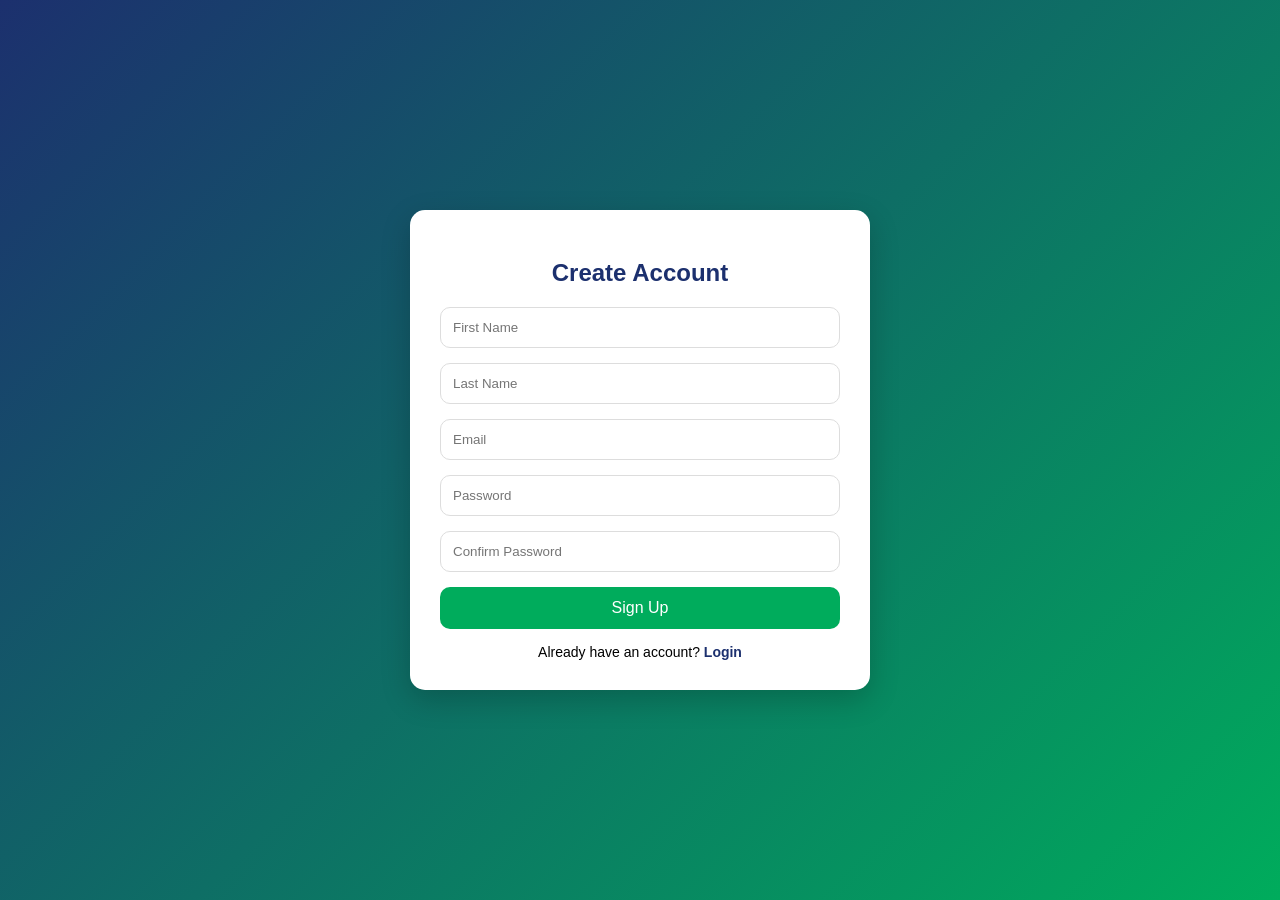
<file: Frontend/signup.html>
<!DOCTYPE html>
<html lang="en">
<head>
  <meta charset="UTF-8" />
  <meta name="viewport" content="width=device-width, initial-scale=1.0" />
  <title>Sign Up</title>

  <style>
    body{
      margin:0;
      font-family: Arial, sans-serif;
      background: linear-gradient(135deg,#1c306e,#00ac5c);
      height:100vh;
      display:flex;
      justify-content:center;
      align-items:center;
    }

    .container{
      width: 400px;
      background:#fff;
      padding:30px;
      border-radius:15px;
      box-shadow:0 10px 30px rgba(0,0,0,0.2);
    }

    h2{
      text-align:center;
      margin-bottom:20px;
      color:#1c306e;
    }

    .input-box{
      margin-bottom:15px;
    }

    input{
      width:100%;
      padding:12px;
      border:1px solid #ddd;
      border-radius:10px;
      box-sizing:border-box;
      outline:none;
      transition:0.3s;
    }

    input:focus{
      border-color:#00ac5c;
      box-shadow:0 0 5px rgba(0,172,92,0.3);
    }

    button{
      width:100%;
      padding:12px;
      border:none;
      border-radius:10px;
      background:#00ac5c;
      color:#fff;
      font-size:16px;
      cursor:pointer;
      transition:0.3s;
    }

    button:hover{
      background:#008f4c;
    }

    .footer{
      text-align:center;
      margin-top:15px;
      font-size:14px;
    }

    .footer a{
      color:#1c306e;
      text-decoration:none;
      font-weight:bold;
    }
  </style>
</head>
<body>

  <div class="container">
    <h2>Create Account</h2>

    <form id="signupForm">
      <div class="input-box">
        <input type="text" id="firstName" placeholder="First Name" required />
      </div>

      <div class="input-box">
        <input type="text" id="lastName" placeholder="Last Name" required />
      </div>

      <div class="input-box">
        <input type="email" id="email" placeholder="Email" required />
      </div>

      <div class="input-box">
        <input type="password" id="password" placeholder="Password" required />
      </div>

      <div class="input-box">
        <input type="password" id="confirmPassword" placeholder="Confirm Password" required />
      </div>

      <button type="submit">Sign Up</button>
    </form>

    <div class="footer">
      Already have an account? <a href="login.html">Login</a>
    </div>
  </div>

  <script>
    const BASE_URL_SIGNUP =
      window.location.hostname === 'localhost' ||
      window.location.hostname === '127.0.0.1'
        ? 'http://localhost:5184'
        : 'https://must.runasp.net';

    document.getElementById("signupForm").addEventListener("submit", async function(e){
      e.preventDefault();

      const firstName = document.getElementById("firstName").value.trim();
      const lastName = document.getElementById("lastName").value.trim();
      const email = document.getElementById("email").value.trim();
      const password = document.getElementById("password").value.trim();
      const confirmPassword = document.getElementById("confirmPassword").value.trim();
      if(!firstName || !lastName || !email || !password || !confirmPassword){
        alert("Please fill all fields");
        return;
      }

      if(password.length < 6){
        alert("Password must be at least 6 characters");
        return;
      }

      if(password !== confirmPassword){
        alert("Passwords do not match");
        return;
      }

      try {
        const res = await fetch(BASE_URL_SIGNUP + '/api/Auth/register', {
          method: 'POST',
          headers: { 'Content-Type': 'application/json' },
          body: JSON.stringify({ firstName, lastName, email, password })
        });

        const text = await res.text();
        let data = null;
        try { data = text ? JSON.parse(text) : null; } catch(_) { data = text; }

        if (!res.ok) {
          const msg = (data && (data.message || data.title || JSON.stringify(data))) || res.statusText;
          throw new Error(msg);
        }

        console.log('Register response:', data);
        localStorage.setItem('must_pending_email', email);
        alert("Account created successfully. Enter the OTP code sent to your email.");
        window.location.href = 'verify-otp.html';

      } catch(err) {
        console.error('Register error:', err);
        alert("Registration failed: " + err.message);
      }
    });
  </script>

</body>
</html>
</file>
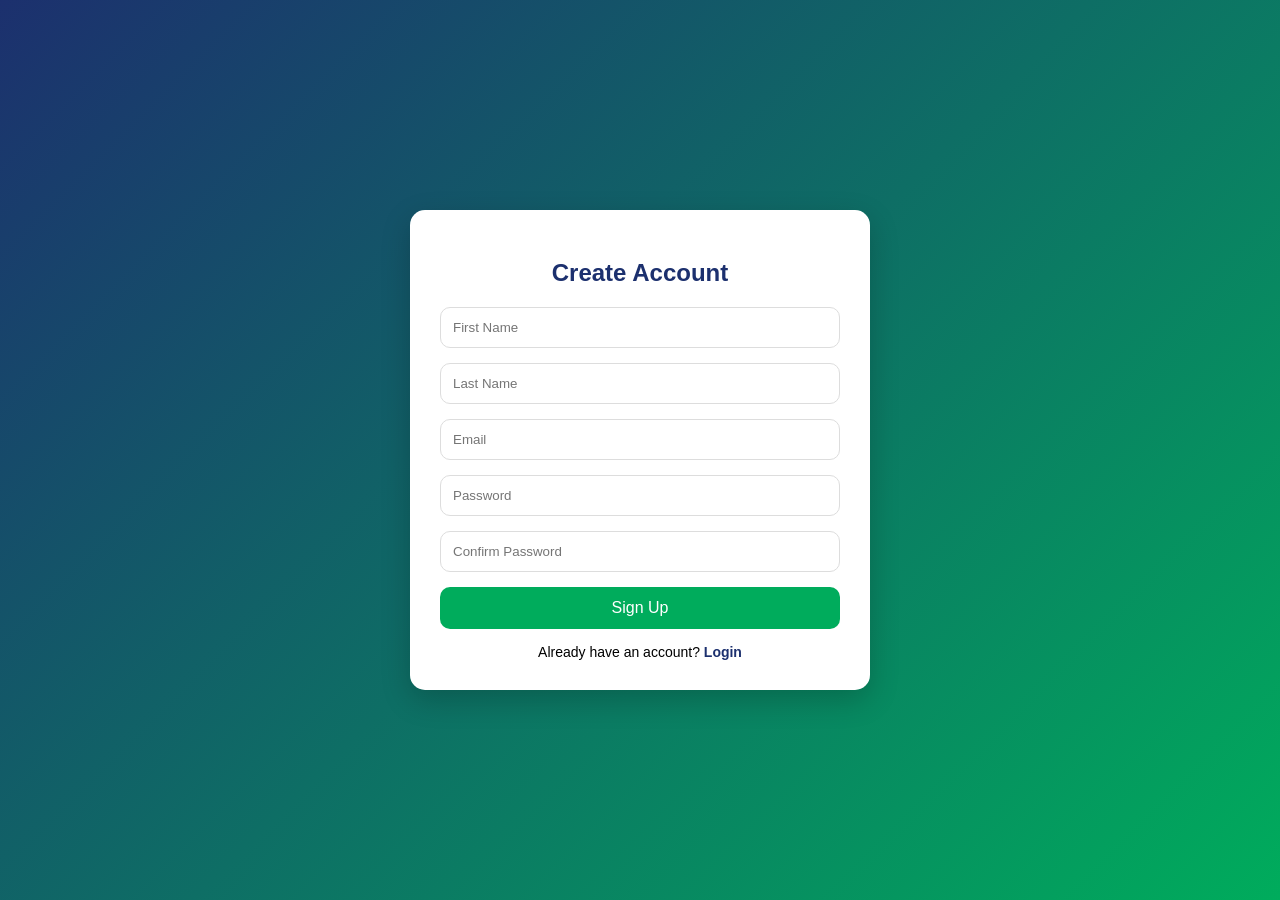
<file: Frontend/verify-otp.html>
<!DOCTYPE html>
<html lang="en">
<head>
  <meta charset="UTF-8" />
  <meta name="viewport" content="width=device-width, initial-scale=1.0" />
  <title>Verify OTP</title>

  <style>
    body{
      margin:0;
      font-family: Arial, sans-serif;
      background: linear-gradient(135deg,#1c306e,#00ac5c);
      height:100vh;
      display:flex;
      justify-content:center;
      align-items:center;
    }

    .container{
      width: 400px;
      background:#fff;
      padding:30px;
      border-radius:15px;
      box-shadow:0 10px 30px rgba(0,0,0,0.2);
    }

    h2{
      text-align:center;
      margin-bottom:12px;
      color:#1c306e;
    }

    p{
      text-align:center;
      margin-bottom:20px;
      color:#555;
      font-size:14px;
      line-height:1.5;
    }

    .input-box{
      margin-bottom:15px;
    }

    input{
      width:100%;
      padding:12px;
      border:1px solid #ddd;
      border-radius:10px;
      box-sizing:border-box;
      outline:none;
      transition:0.3s;
    }

    input:focus{
      border-color:#00ac5c;
      box-shadow:0 0 5px rgba(0,172,92,0.3);
    }

    button{
      width:100%;
      padding:12px;
      border:none;
      border-radius:10px;
      background:#00ac5c;
      color:#fff;
      font-size:16px;
      cursor:pointer;
      transition:0.3s;
    }

    button:hover{
      background:#008f4c;
    }

    .footer{
      text-align:center;
      margin-top:15px;
      font-size:14px;
    }

    .footer a{
      color:#1c306e;
      text-decoration:none;
      font-weight:bold;
    }
  </style>
</head>
<body>

  <div class="container">
    <h2>Verify OTP</h2>
    <p id="otpHint">Enter the verification code sent to your university email.</p>

    <form id="otpForm">
      <div class="input-box">
        <input type="text" id="otpCode" placeholder="Enter OTP Code" required />
      </div>

      <button type="submit">Verify</button>
    </form>

    <div class="footer">
      Back to <a href="signup.html">Sign Up</a>
    </div>
  </div>

  <script>
    const BASE_URL =
      window.location.hostname === 'localhost' ||
      window.location.hostname === '127.0.0.1'
        ? 'http://localhost:5184'
        : 'https://must.runasp.net';
    const pendingEmail = localStorage.getItem('must_pending_email');

    if (!pendingEmail) {
      alert('Please create an account first.');
      window.location.href = 'signup.html';
    } else {
      document.getElementById('otpHint').textContent = `Enter the verification code sent to ${pendingEmail}.`;
    }

    document.getElementById('otpForm').addEventListener('submit', async function (e) {
      e.preventDefault();

      const otpCode = document.getElementById('otpCode').value.trim();
      if (!otpCode) {
        alert('Please enter the OTP code');
        return;
      }

      try {
        const res = await fetch(BASE_URL + '/api/Auth/verify-otp', {
          method: 'POST',
          headers: { 'Content-Type': 'application/json' },
          body: JSON.stringify({ email: pendingEmail, otpCode })
        });

        const text = await res.text();
        let data = null;
        try { data = text ? JSON.parse(text) : null; } catch(_) { data = text; }

        if (!res.ok) {
          const msg = (data && (data.message || data.title || JSON.stringify(data))) || res.statusText;
          throw new Error(msg);
        }

        if (data && (data.isSuccess === false || data.IsSuccess === false)) {
          throw new Error(data.message || data.Message || 'OTP verification failed');
        }

        localStorage.removeItem('must_pending_email');
        alert('Email verified successfully. You can now login.');
        window.location.href = 'login.html';
      } catch (err) {
        console.error('OTP verification error:', err);
        alert('OTP verification failed: ' + err.message);
      }
    });
  </script>

</body>
</html>
</file>
<file: Frontend/admin/admin.css>
@import url('https://fonts.googleapis.com/css2?family=Inter:wght@400;500;600;700&display=swap');

* { margin: 0; padding: 0; box-sizing: border-box; }

:root {
  --primary: #1b2a4e;
  --secondary: #00ac5c;
  --bg: #f0f2f5;
  --card: #fff;
  --text: #1e293b;
  --text-muted: #64748b;
  --border: #e2e8f0;
  --danger: #ef4444;
  --warn: #f59e0b;
  --radius: 12px;
  --shadow: 0 1px 3px rgba(0,0,0,.08), 0 1px 2px rgba(0,0,0,.06);
  --shadow-lg: 0 10px 25px rgba(0,0,0,.1);
}

body {
  font-family: 'Inter', sans-serif;
  background: var(--bg);
  color: var(--text);
  min-height: 100vh;
}

/* ══════════ LAYOUT ══════════ */
.app { display: flex; min-height: 100vh; }

.sidebar {
  width: 250px; background: var(--primary); color: #fff;
  display: flex; flex-direction: column; position: fixed;
  top: 0; left: 0; bottom: 0; z-index: 100;
}
.sidebar-brand {
  padding: 24px 20px; font-size: 1.2rem; font-weight: 700;
  border-bottom: 1px solid rgba(255,255,255,.1);
  display: flex; align-items: center; gap: 10px;
}
.sidebar-brand span { color: var(--secondary); }
.sidebar-nav { flex: 1; padding: 12px 0; overflow-y: auto; }
.sidebar-nav a {
  display: flex; align-items: center; gap: 12px;
  padding: 14px 20px; color: rgba(255,255,255,.7);
  text-decoration: none; font-size: .95rem; font-weight: 500;
  transition: .2s; border-left: 4px solid transparent;
}
.sidebar-nav a:hover { background: rgba(255,255,255,.06); color: #fff; }
.sidebar-nav a.active {
  background: rgba(255,255,255,.1); color: #fff;
  border-left-color: var(--secondary);
}
.sidebar-nav a i { width: 20px; text-align: center; font-size: 1.1rem; }
#homeBtn {
  margin: 8px 16px 18px;
  padding: 12px 16px;
  background: var(--secondary);
  color: #fff;
  border-radius: 12px;
  border-left: 0;
  justify-content: center;
  gap: 12px;
  box-shadow: 0 8px 20px rgba(0, 172, 92, 0.22);
}
#homeBtn:hover {
  background: #009a50;
  color: #fff;
}
#homeBtn i {
  width: auto;
}
#homeBtn span {
  display: inline;
  color: inherit;
}
.sidebar-footer {
  padding: 16px 20px; border-top: 1px solid rgba(255,255,255,.1);
  font-size: .8rem; color: rgba(255,255,255,.4);
}
.sidebar-footer a {
  color: rgba(255,255,255,.6); text-decoration: none; cursor: pointer;
  display: flex; align-items: center; gap: 6px; font-size: .85rem;
}
.sidebar-footer a:hover { color: var(--danger); }

.main { margin-left: 250px; flex: 1; width: calc(100% - 250px); display: flex; flex-direction: column; }

/* ══════════ TOPBAR ══════════ */
.topbar-container {
    display: flex; justify-content: space-between; align-items: center;
    padding: 16px 32px; background: var(--card); border-bottom: 1px solid var(--border);
    box-shadow: 0 1px 3px rgba(0,0,0,0.02); margin-bottom: 24px;
}
.search-bar {
    display: flex; align-items: center; background: var(--bg);
    padding: 8px 16px; border-radius: 20px; color: var(--text-muted);
}
.search-bar input {
    border: none; background: transparent; outline: none; margin-left: 10px; font-family: inherit; width: 300px; color: var(--text); font-size: 0.95rem;
}
.topbar-right {
    display: flex; align-items: center; gap: 24px;
}
.current-date { color: var(--text-muted); font-size: 0.9rem; font-weight: 500; }
.admin-profile { display: flex; align-items: center; gap: 8px; font-weight: 600; color: var(--primary); font-size: 0.95rem; }
.admin-profile i { font-size: 1.5rem; color: var(--secondary); }

/* ══════════ SECTIONS ══════════ */
.content-wrapper { padding: 0 32px 32px 32px; flex: 1; }
.section { display: none; }
.section.active { display: block; animation: fadeIn 0.3s ease; }
@keyframes fadeIn { from { opacity: 0; transform: translateY(5px); } to { opacity: 1; transform: translateY(0); } }

.topbar {
  display: flex; justify-content: space-between; align-items: center;
  margin-bottom: 24px;
}
.topbar h2 { font-size: 1.5rem; font-weight: 700; color: var(--primary); }

/* ══════════ STATS ══════════ */
.stats-grid {
  display: grid; grid-template-columns: repeat(auto-fit, minmax(220px, 1fr));
  gap: 20px; margin-bottom: 28px;
}
.stat-card {
  background: var(--card); border-radius: var(--radius); padding: 24px;
  box-shadow: var(--shadow);
}
.stat-card .label { font-size: .85rem; color: var(--text-muted); text-transform: uppercase; letter-spacing: .5px; font-weight: 600;}
.stat-card .value { font-size: 2.2rem; font-weight: 700; margin-top: 8px; color: var(--primary); }
.stat-card .icon { float: right; font-size: 2rem; opacity: .15; color: var(--secondary); }

/* ══════════ TABLE ══════════ */
.card {
  background: var(--card); border-radius: var(--radius);
  box-shadow: var(--shadow); overflow: hidden;
}
table { width: 100%; border-collapse: collapse; }
thead th {
  text-align: left; padding: 14px 20px; font-size: .75rem;
  text-transform: uppercase; letter-spacing: .5px;
  color: var(--text-muted); background: #f8fafc;
  border-bottom: 1px solid var(--border); font-weight: 600;
}
tbody td {
  padding: 14px 20px; font-size: .9rem; border-bottom: 1px solid var(--border);
  vertical-align: middle;
}
tbody tr:hover { background: #f8fafc; }
tbody td img { width: 60px; height: 40px; object-fit: cover; border-radius: 6px; }

.badge {
  display: inline-block; padding: 4px 10px; border-radius: 20px;
  font-size: .75rem; font-weight: 600;
}
.badge-green { background: #dcfce7; color: #166534; }
.badge-red { background: #fee2e2; color: #991b1b; }
.badge-yellow { background: #fef3c7; color: #92400e; }

.empty-state {
  text-align: center; padding: 48px 20px; color: var(--text-muted);
}
.empty-state i { font-size: 2.5rem; margin-bottom: 12px; opacity: .4; }
.empty-state p { font-size: .95rem; }

/* ══════════ BUTTONS ══════════ */
.btn {
  display: inline-flex; align-items: center; gap: 8px;
  padding: 10px 20px; border: none; border-radius: 8px;
  font-size: .9rem; font-weight: 500; cursor: pointer; transition: .2s;
}
.btn-primary { background: var(--secondary); color: #fff; }
.btn-primary:hover { background: #009a50; box-shadow: 0 4px 12px rgba(0, 172, 92, 0.2); }
.btn-sm {
  width: 46px;
  height: 32px;
  padding: 0;
  justify-content: center;
  border-radius: 12px;
  font-size: .95rem;
  box-shadow: none;
}
.btn-sm i {
  font-size: .95rem;
}
.btn-edit {
  background: #dff2ff;
  color: #0c78b8;
}
.btn-edit:hover {
  background: #c8e9ff;
  transform: translateY(-1px);
}
.btn-delete {
  background: #ffdede;
  color: #ef2f2f;
}
.btn-delete:hover {
  background: #ffcfcf;
  transform: translateY(-1px);
}
.btn-toggle {
  background: #efe3ff;
  color: #7c3aed;
}
.btn-toggle:hover {
  background: #e6d7ff;
  transform: translateY(-1px);
}
.actions {
  display: flex;
  align-items: center;
  gap: 10px;
}

/* ══════════ MODAL ══════════ */
.modal-overlay {
  position: fixed; inset: 0; background: rgba(15, 23, 42, 0.6);
  display: none; align-items: center; justify-content: center; z-index: 1000;
  backdrop-filter: blur(4px);
}
.modal-overlay.show { display: flex; }
.modal {
  background: var(--card); border-radius: var(--radius);
  width: 550px; max-height: 90vh; overflow-y: auto;
  box-shadow: var(--shadow-lg); animation: modalIn .3s cubic-bezier(0.16, 1, 0.3, 1);
}
@keyframes modalIn { from { opacity: 0; transform: translateY(-20px) scale(0.98); } }
.modal-header {
  display: flex; justify-content: space-between; align-items: center;
  padding: 20px 24px; border-bottom: 1px solid var(--border);
}
.modal-header h3 { font-size: 1.2rem; font-weight: 600; color: var(--primary); }
.modal-close {
  background: none; border: none; font-size: 1.5rem;
  cursor: pointer; color: var(--text-muted); transition: 0.2s;
}
.modal-close:hover { color: var(--danger); }
.modal-body { padding: 24px; }
.modal-body label {
  display: block; font-size: .9rem; font-weight: 500;
  margin-bottom: 6px; color: var(--text);
}
.modal-body input, .modal-body textarea, .modal-body select {
  width: 100%; padding: 12px 14px; border: 1px solid var(--border);
  border-radius: 8px; font-size: .95rem; margin-bottom: 16px;
  outline: none; font-family: inherit; transition: .2s;
}
.modal-body input:focus, .modal-body textarea:focus { border-color: var(--secondary); box-shadow: 0 0 0 3px rgba(0, 172, 92, 0.1); }
.modal-body textarea { resize: vertical; min-height: 100px; }
.modal-footer {
  display: flex; justify-content: flex-end; gap: 12px;
  padding: 16px 24px; border-top: 1px solid var(--border); background: #f8fafc;
}
.btn-cancel { background: #e2e8f0; color: var(--text); }
.btn-cancel:hover { background: #cbd5e1; }

/* ══════════ FORM GROUPS (Settings) ══════════ */
.settings-form { padding: 32px; max-width: 800px; }
.form-group { margin-bottom: 20px; }
.form-group label { display: block; margin-bottom: 8px; font-weight: 500; font-size: 0.95rem; color: var(--text); }
.form-group input { width: 100%; border: 1px solid var(--border); border-radius: 8px; padding: 12px 16px; font-size: 1rem; outline: none; transition: 0.2s; }
.form-group input:focus { border-color: var(--secondary); box-shadow: 0 0 0 3px rgba(0, 172, 92, 0.1); }


/* ══════════ TOAST ══════════ */
.toast-container {
  position: fixed; top: 20px; right: 20px; z-index: 2000;
  display: flex; flex-direction: column; gap: 10px;
}
.toast {
  padding: 14px 24px; border-radius: 8px; color: #fff;
  font-size: .95rem; font-weight: 500; min-width: 300px;
  box-shadow: var(--shadow-lg); animation: slideIn .3s cubic-bezier(0.16, 1, 0.3, 1);
  display: flex; align-items: center; gap: 10px;
}
@keyframes slideIn { from { transform: translateX(100px); opacity: 0; } }
.toast-success { background: #10b981; }
.toast-error { background: #ef4444; }

/* ══════════ RESPONSIVE ══════════ */
@media (max-width: 768px) {
  .sidebar { width: 70px; }
  .sidebar-brand span, .sidebar-nav a span, .sidebar-footer span { display: none; }
  .sidebar-nav a { justify-content: center; padding: 16px 0; border-left: 0; }
  .sidebar-nav a i { font-size: 1.3rem; }
  #homeBtn {
    width: calc(100% - 20px);
    margin: 10px;
    padding: 14px 12px;
  }
  #homeBtn span {
    display: inline;
  }
  .main { margin-left: 70px; width: calc(100% - 70px); }
  .topbar-container { flex-direction: column; gap: 16px; align-items: flex-start; }
  .search-bar { width: 100%; }
  .search-bar input { width: 100%; }
  .content-wrapper { padding: 0 16px 16px 16px; }
  .modal { width: 95%; }
}

.home-icon {
    color: #333;
    font-size: 18px;
    margin-right: 15px;
    text-decoration: none;
    transition: 0.3s;
}

.home-icon:hover {
    color: #007bff;
    transform: scale(1.1);
}
</file>
